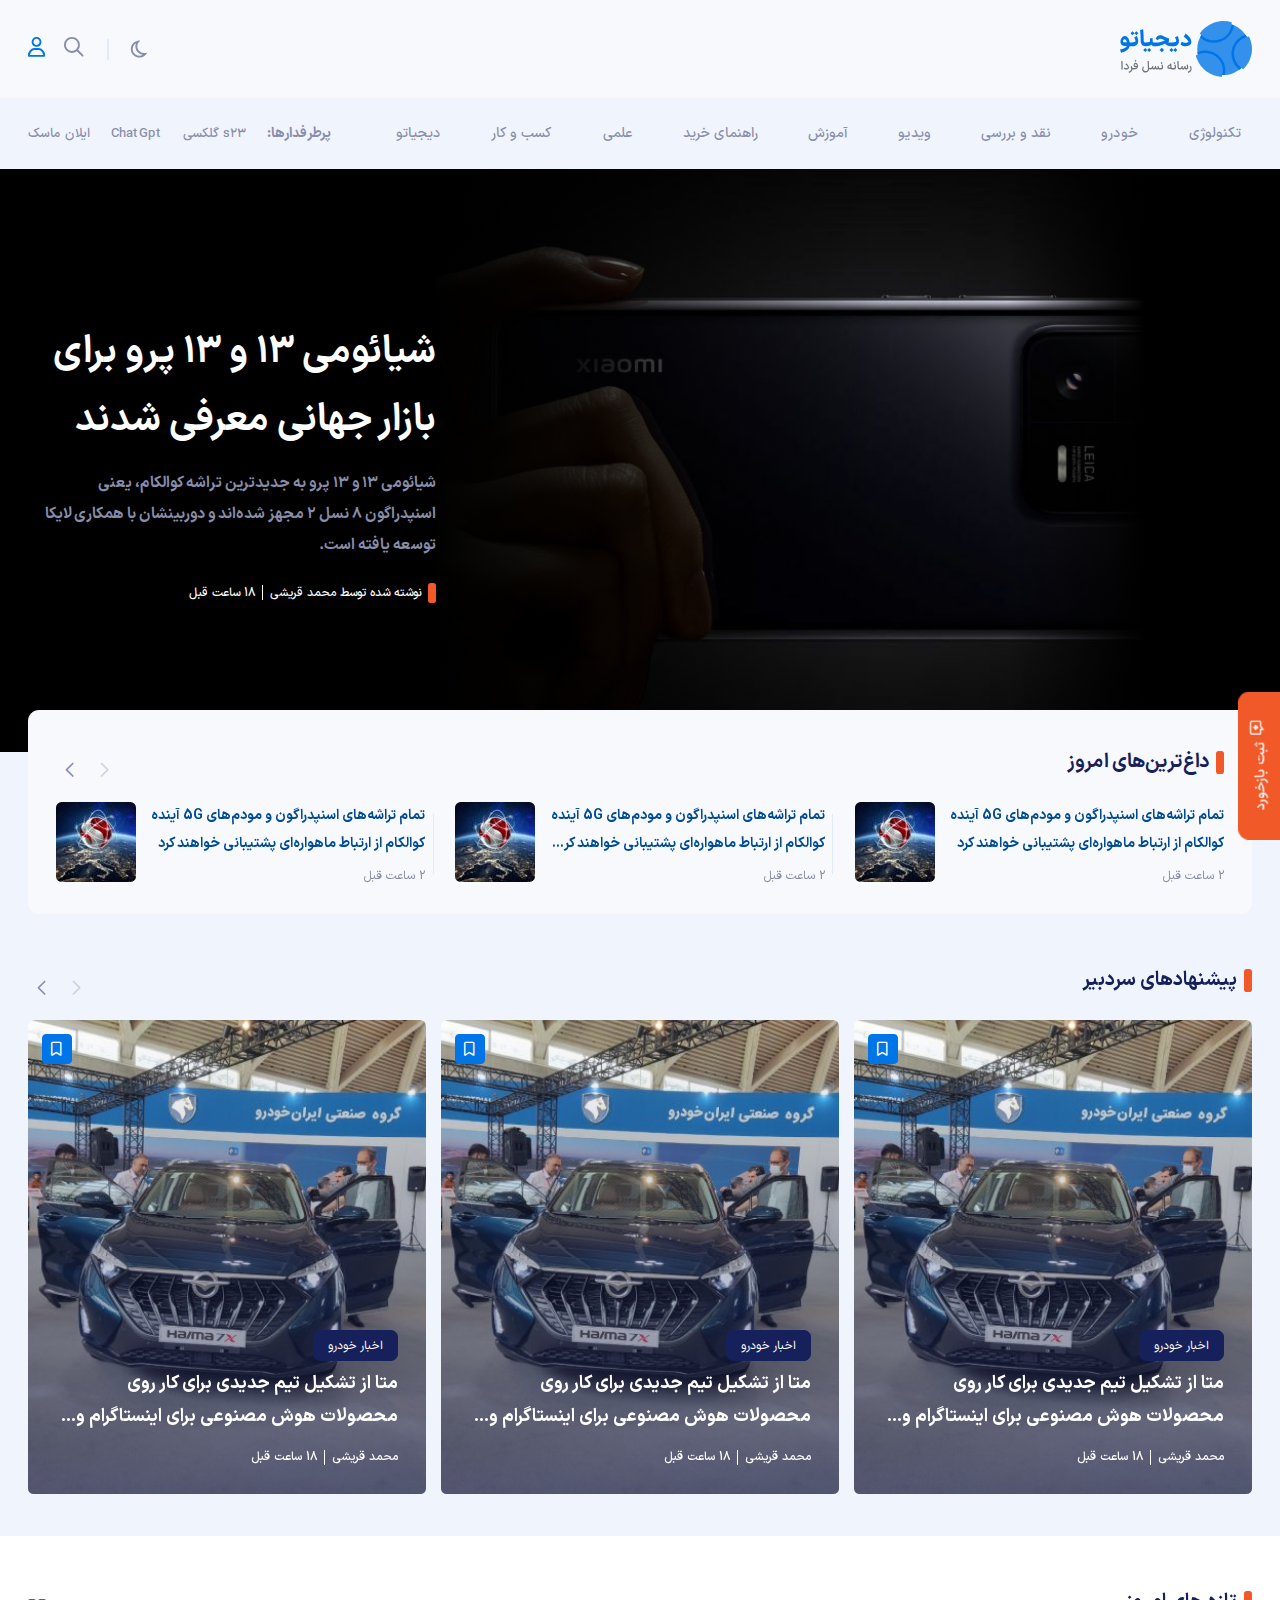
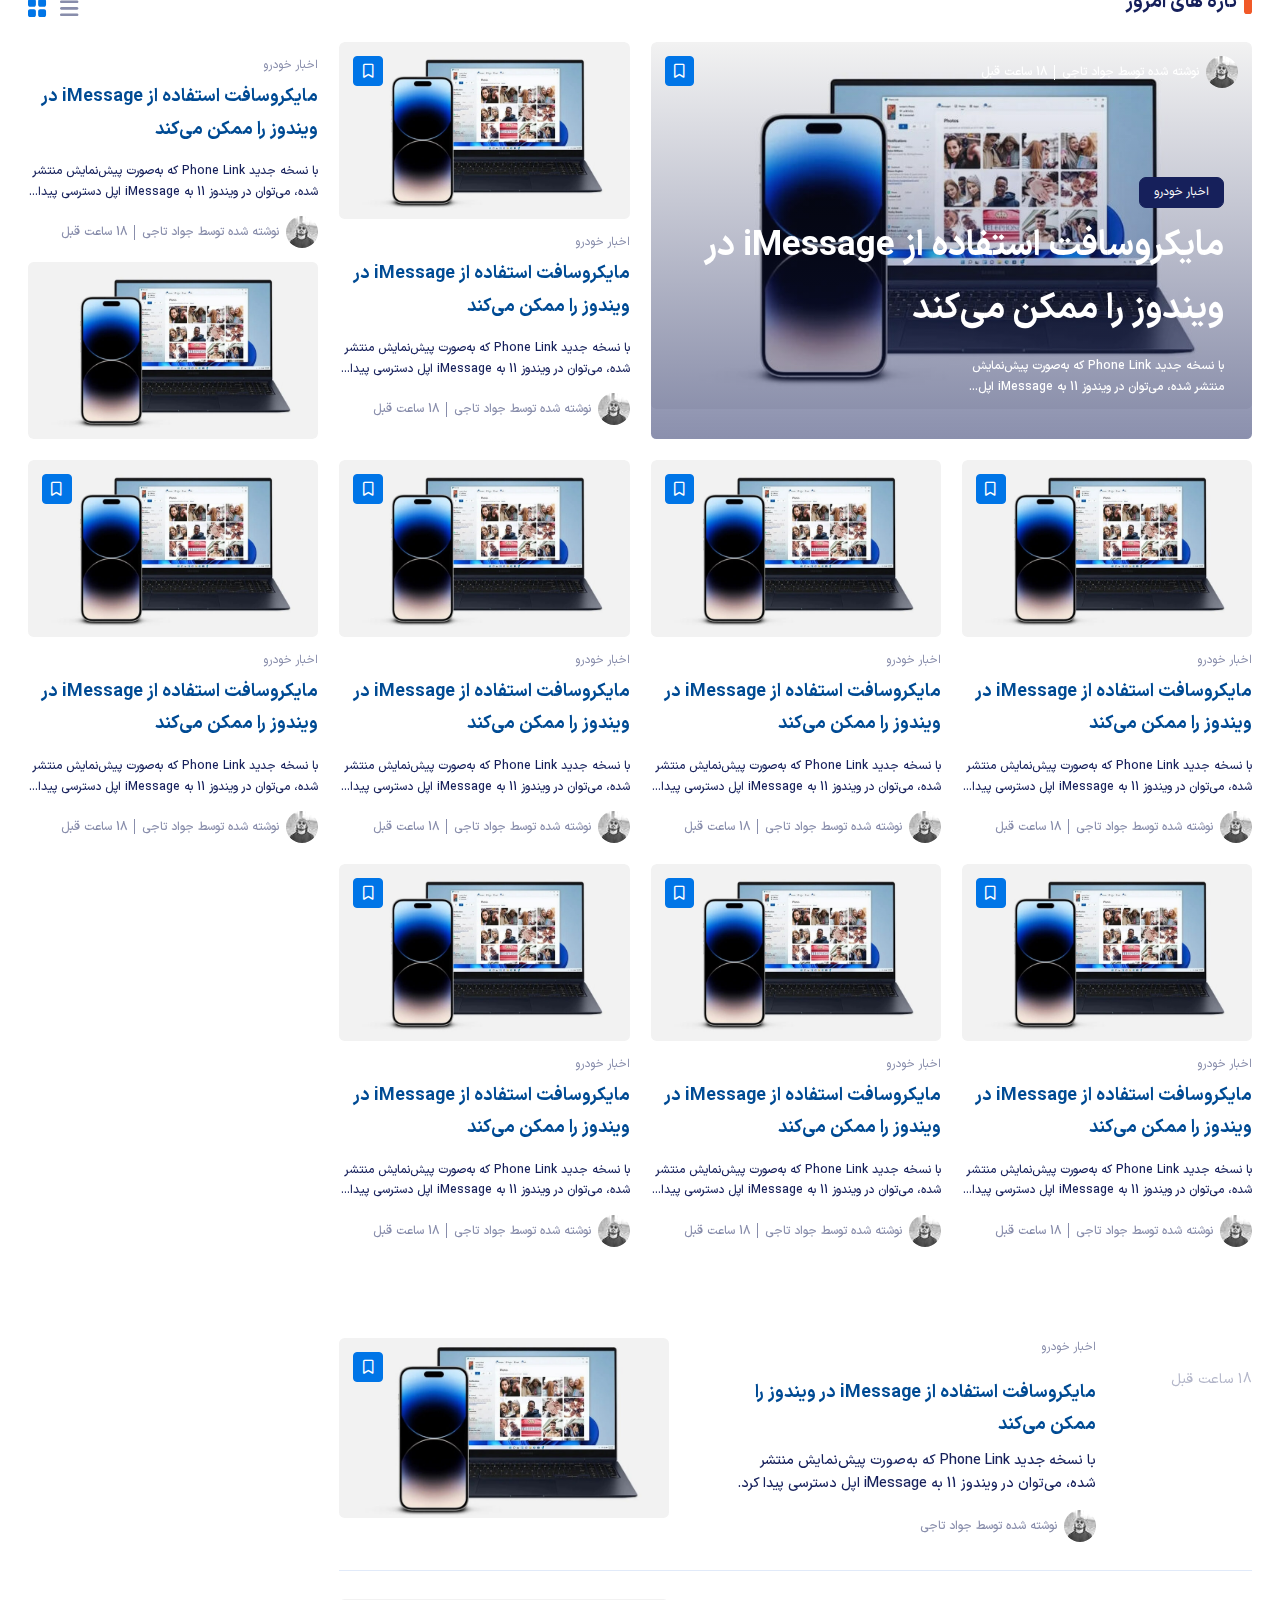
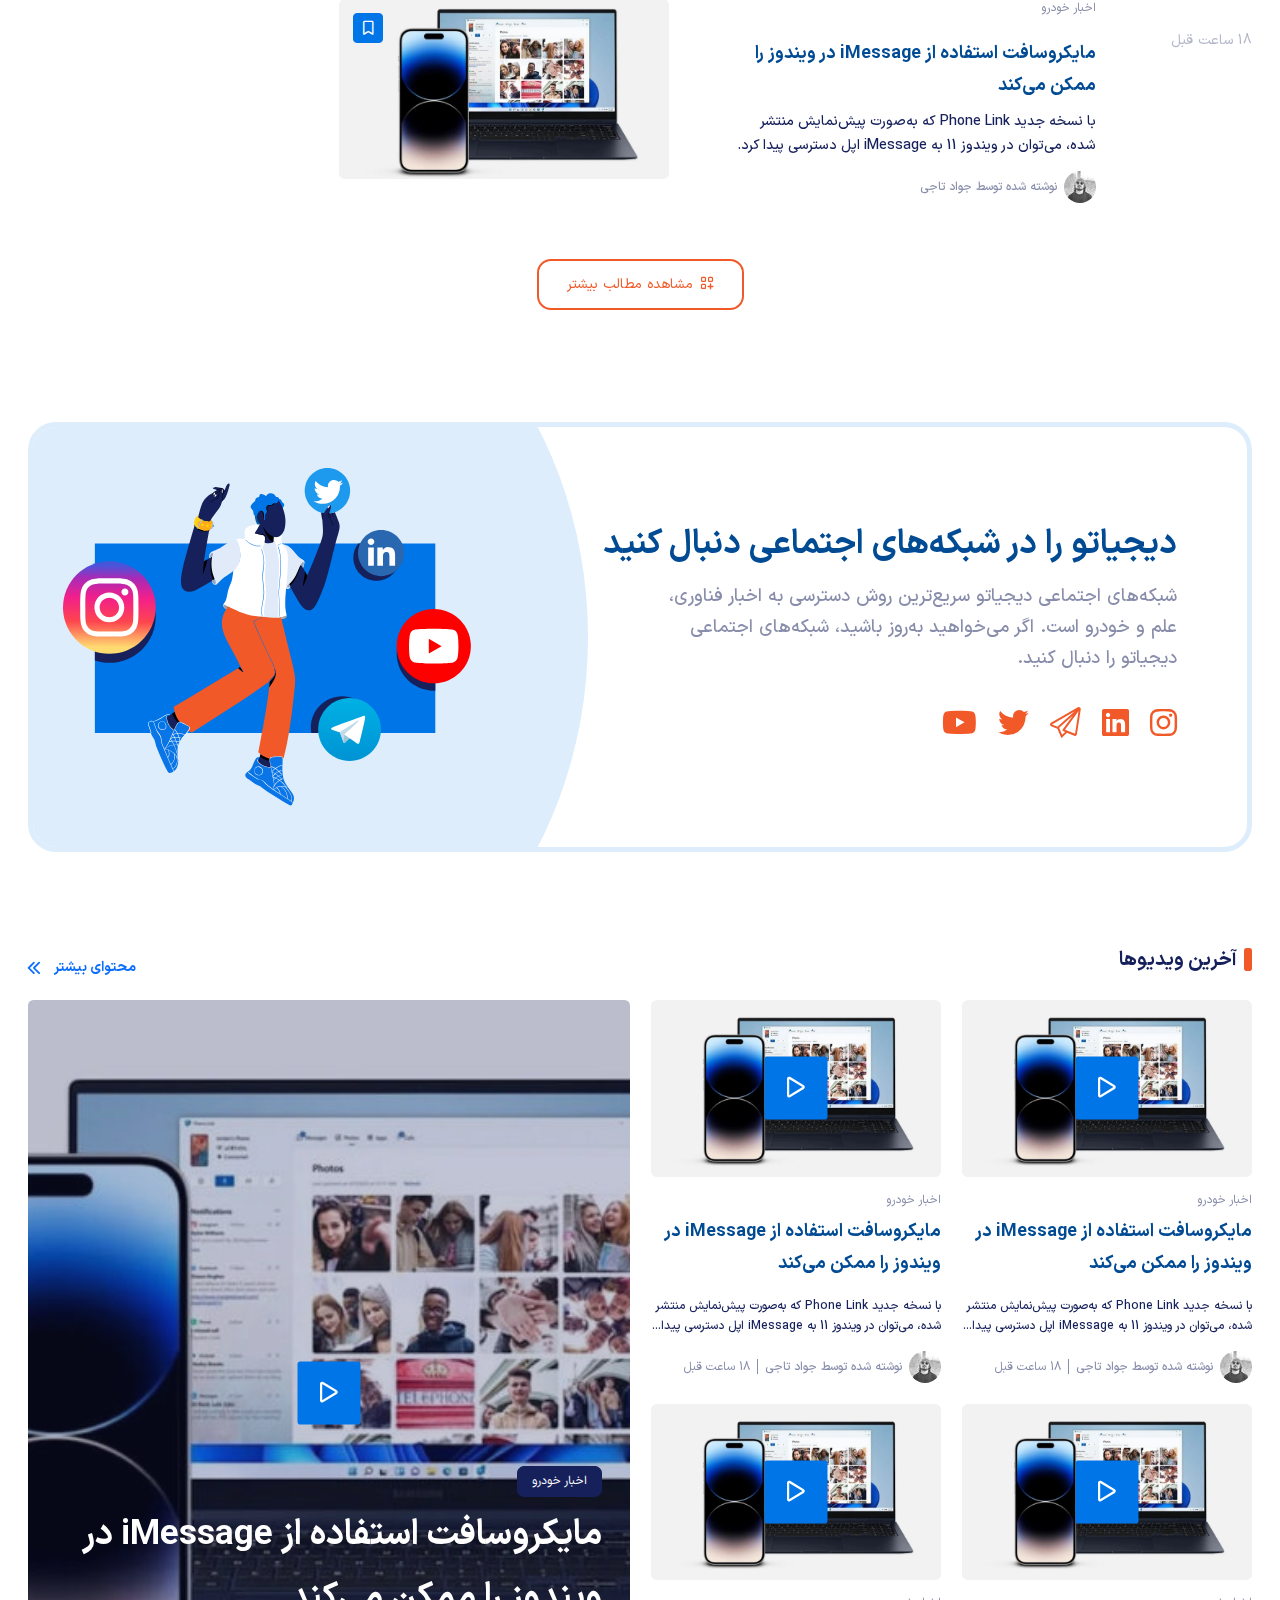
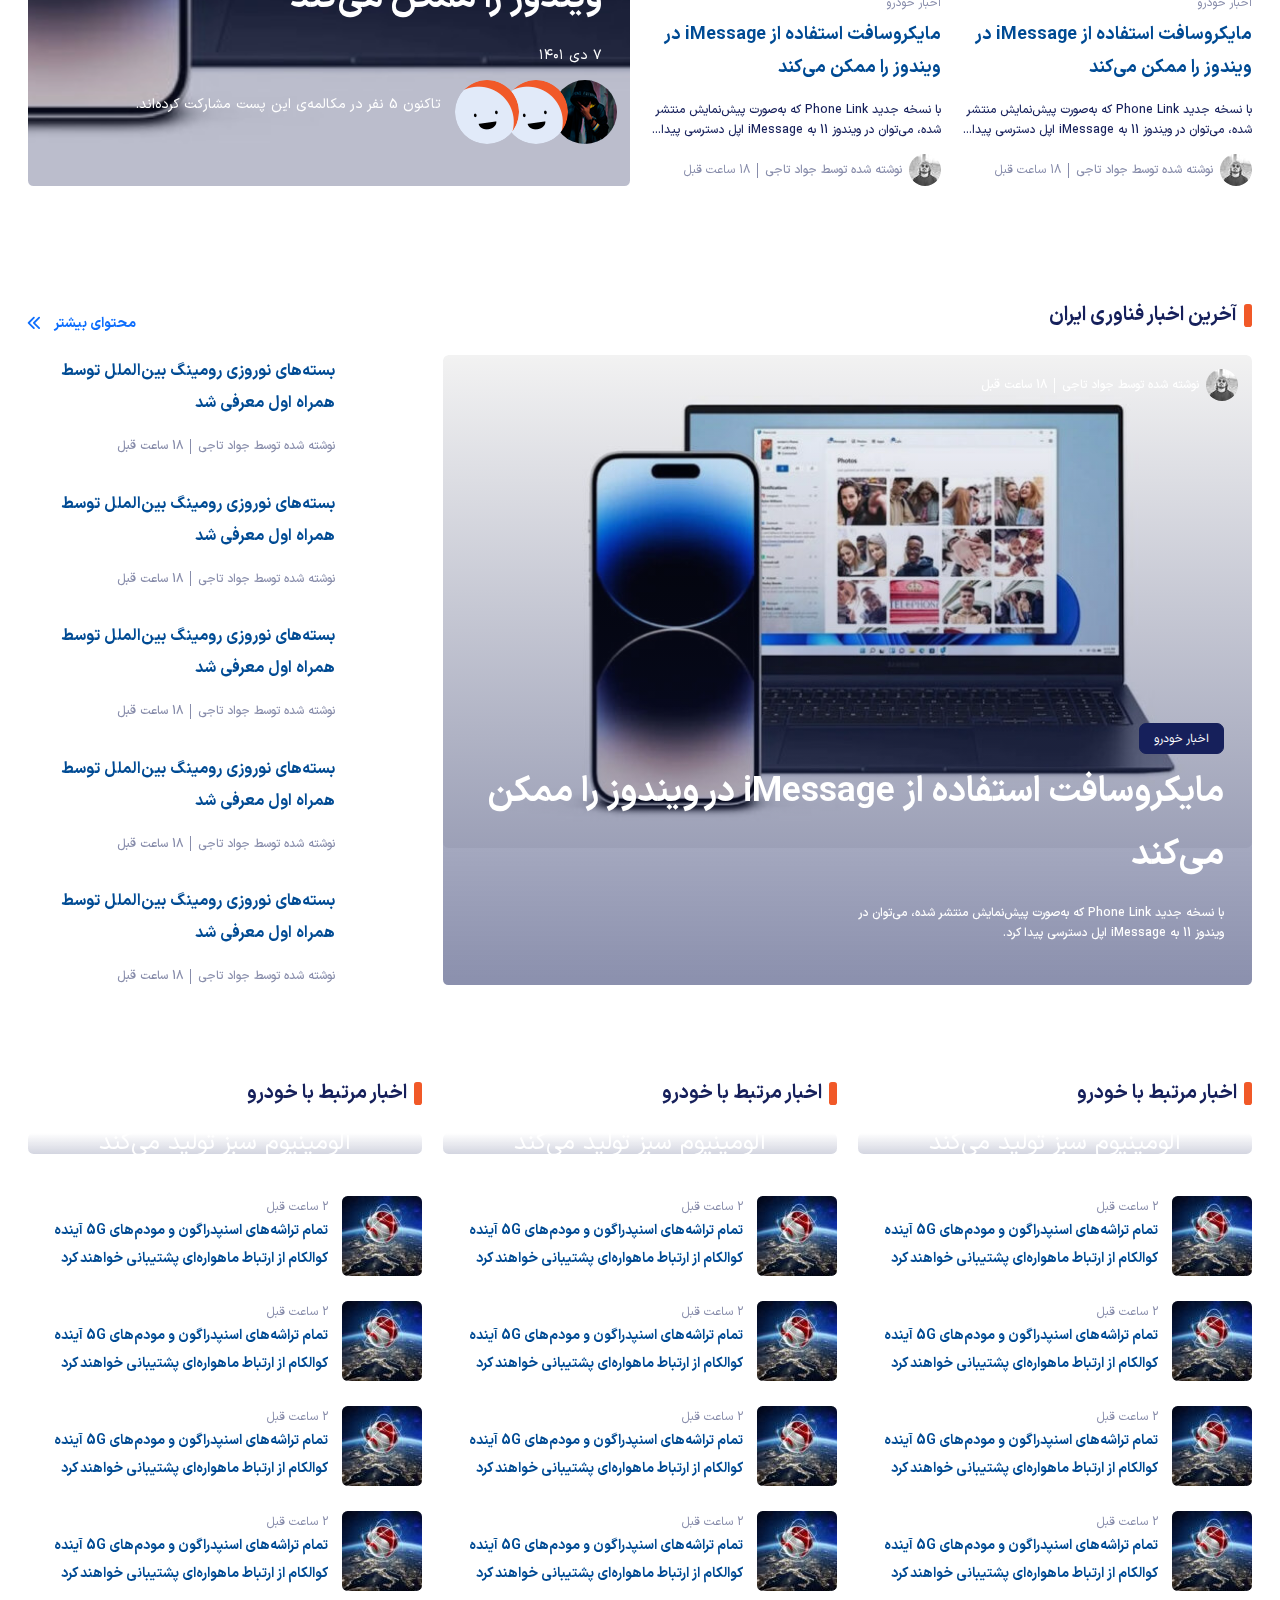
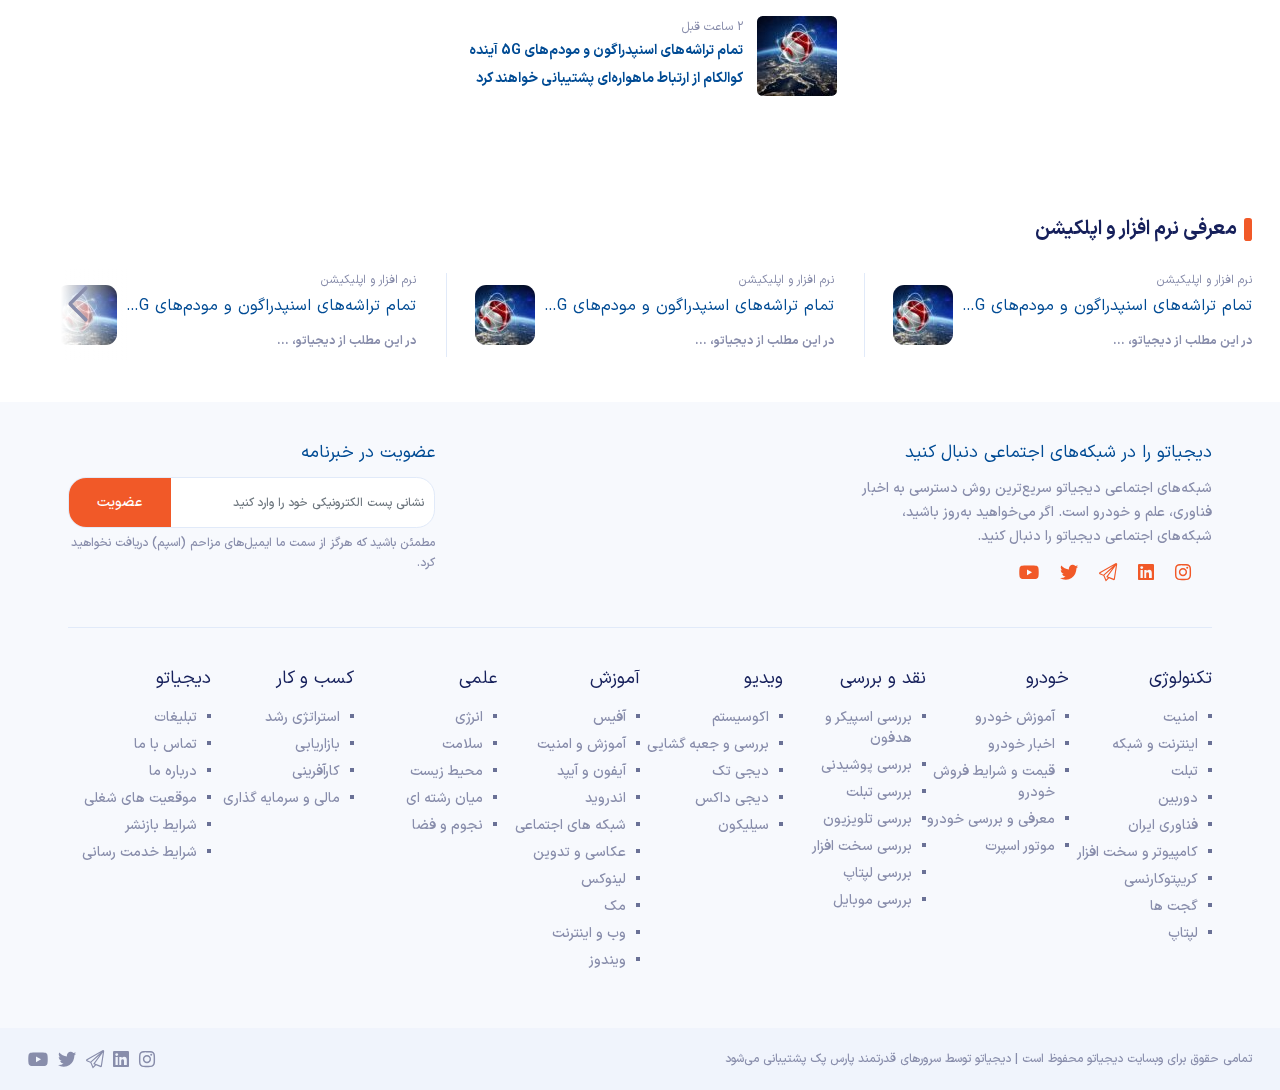
<file: index.html>
<!DOCTYPE html>
<html lang="en">

<head>
    <meta charset="UTF-8">
    <meta name="viewport" content="width=device-width, initial-scale=1">
    <title>digiato</title>
<!--    <link rel="stylesheet" href="assets/css/bootstrap.min.css">-->
        <link rel="stylesheet" href="assets/css/bootstrap.rtl.min.css">
    <link rel="stylesheet" href="assets/css/swiper-bundle.min.css">
    <link rel="stylesheet" href="assets/css/all.min.css">
    <link rel="stylesheet" href="assets/css/IranSans.css">
    <link rel="stylesheet" href="style.css">
    <link rel="stylesheet" href="rtl.css">
    <script src="assets/js/jquery-3.6.3.min.js"></script>
    <script src="assets/js/main.js"></script>
    <script src="assets/js/bootstrap.bundle.min.js"></script>
    <script src="assets/js/swiper-bundle.min.js"></script>
    <script src="assets/js/jquery.validate.min.js"></script>
</head>

<body class="px-0">
<!-- <div class="container">
<div class="row">
    <div class="col-6">
        <div class="card" aria-hidden="true">
            <svg class="bd-placeholder-img card-img-top placeholder" width="100%" height="225" xmlns="http://www.w3.org/2000/svg" role="img" aria-label="Placeholder: Thumbnail" preserveAspectRatio="xMidYMid slice" focusable="false">
                <rect width="100%" height="100%" fill="#55595c" />
                  <image href="assets/imgs/06.25-610x380.jpg" width="100%"/>
              </svg>
            <div class="card-body">
              <h5 class="card-title placeholder-glow">
                <span class="placeholder col-6"></span>
              </h5>
              <p class="card-text placeholder-glow">
                <span class="placeholder col-7">dsfdsf</span>
                <span class="placeholder col-4"></span>
                <span class="placeholder col-4"></span>
                <span class="placeholder col-6"></span>
                <span class="placeholder col-8"></span>
              </p>
              <a href="#" tabindex="-1" class="btn btn-primary disabled placeholder col-6"></a>
            </div>
          </div>
    </div>
</div>
</div> -->
<!--header-->
<header class="site-header d-lg-block d-none" id="site-header">
    <div class="container">
        <div class="row">
            <div class="col-lg-12">
                <div id="header" class="row align-items-center justify-content-between">

                    <!--logo-->
                    <div class="col-auto">
                        <div class="site-branding">
                            <a href="#" class="logo-brand">
                                <img src="assets/imgs/logo.svg" alt="لوگوی دیجیاتو" class=" logo-light logoImg">
                                <img src="assets/imgs/logo-dark.svg" alt="لوگوی دیجیاتو" class="logo-dark logoImg">

                            </a>
                        </div>
                    </div>

                    <!--head-->
                    <div class="col-auto d-md-flex d-none">
                        <div class="head d-flex align-items-center">

                            <!--heade theme-->
                            <a href="#" class="head__theme">
                                <i class="fa-regular fa-moon"></i>
                            </a>

                            <!--search area-->
                            <div class="searchArea me-2">
                                <div id="searchArea">
                                    <form action="">
                                        <div class="input-group">
                                            <input type="text" class="form-control border-0 bg-transparent"
                                                   placeholder="کلمه کلیدی مورد نظر را جستجو کنید"
                                                   aria-label="Recipient's username" aria-describedby="searchBtn">
                                            <button class="btn p-0  border-0 searchBtn" type="button" id=""><i
                                                    class="fa-regular fa-magnifying-glass"></i></button>
                                        </div>
                                    </form>
                                </div>
                            </div>

                            <!--profile-->
                            <a href="#" class="head__profile ms-3" data-bs-toggle="modal" data-bs-target="#loginModal">
                                <i class="fa-regular fa-user"></i>
                            </a>
                            <!--                            <div class="userHeaderArea ms-3">-->
                            <!--                                <a href="#" class="userHeaderArea__picture">-->
                            <!--                                    <img src="assets/imgs/user7.png" alt="" class="w-100">-->
                            <!--                                </a>-->
                            <!--                            </div>-->
                        </div>
                    </div>
                </div>
            </div>
        </div>
    </div>
</header>

<!--site navigation-->
<div class="site-navigation-wrapper">
    <nav class="site-navigation">
        <div class="container navigation">
            <div class="row d-flex align-items-center justify-content-between">
                <!--hamburger menu-->
                <div class="col-auto d-lg-none d-flex align-items-center icon-toggle">
                    <a class="btn hamburgerMenuBtn align-items-center justify-content-center py-4"
                       data-bs-toggle="offcanvas" href="#mobileMenu" role="button"
                       aria-controls="mobileMenu">
                        <i class="fa-regular fa-bars"></i>
                    </a>
                    <button type="button" class="btn-close py-4" data-bs-dismiss="offcanvas"
                            aria-label="Close" data-bs-target="#mobileMenu"><i class="fa-regular fa-xmark"></i></button>
                </div>

                <!--primary menu-->
                <div class="col-auto d-lg-block d-none">
                    <div id="primary-menu" class="primary-menu">
                        <ul class="nav">
                            <li class="dropdown">
                                <a href="#" class="hasChildren dropdown-toggle" role="button" data-bs-toggle="dropdown"
                                   aria-expanded="false">تکنولوژی</a>
                                <ul class="dropdown-menu">
                                    <li class="dropdown dropdown-submenu dropend">
                                        <a href="#" class="dropdown-toggle" data-toggle="dropdown">Action</a>
                                        <ul class="dropdown-menu">
                                            <li class="more"><a href="#">Dropdown Link 4</a></li>
                                            <li><a href="#">Dropdown Submenu Link 4.1</a></li>
                                            <li><a href="#">Dropdown Submenu Link 4.2</a></li>
                                            <li><a href="#">Dropdown Submenu Link 4.3</a></li>
                                            <li><a href="#">Dropdown Submenu Link 4.4</a></li>

                                        </ul>
                                    </li>
                                    <li><a class="dropdown-item" href="#">Another action</a></li>
                                    <li><a class="dropdown-item" href="#">Something else here</a></li>
                                </ul>
                            </li>
                            <li><a href="#">خودرو</a></li>
                            <li><a href="#">نقد و بررسی</a></li>
                            <li><a href="#">ویدیو</a></li>
                            <li><a href="#">آموزش</a></li>
                            <li><a href="#">راهنمای خرید</a></li>
                            <li><a href="#">علمی</a></li>
                            <li><a href="#">کسب و کار</a></li>
                            <li><a href="#">دیجیاتو</a></li>
                        </ul>
                    </div>
                </div>

                <!--popularArea-->
                <div class="col-auto d-lg-block d-none">
                    <div class="popularArea d-flex align-items-center">
                        <strong>پرطرفدارها:</strong>
                        <ul class="nav list-unstyled">
                            <li><a href="#"> s23 گلکسی</a></li>
                            <li><a href="#">ChatGpt</a></li>
                            <li><a href="#">ایلان ماسک</a></li>
                        </ul>
                    </div>
                </div>

                <!--responsive logo-->
                <div class="col-auto d-lg-none d-block">
                    <a href="#" class="logo-brand">
                        <img src="assets/imgs/mini-logo-en.svg" alt="لوگوی دیجیاتو" class=" logo-light mini-logo">
                        <img src="assets/imgs/mini-logo-en-dark.svg" alt="لوگوی دیجیاتو" class="logo-dark mini-logo">
                    </a>
                </div>
            </div>
        </div>
    </nav>
</div>


<!--main-->
<main class="site-main " id="site-main">
    <!--home cards-->
    <div class="swiper homeCardSwiper d-lg-block d-none">
        <div class="swiper-wrapper">
            <div class="swiper-slide">
                <div class="homeCards">
                    <div class="container">
                        <div class="row">
                            <div class="co-12">
                                <div class="homeFeaturedItem d-flex align-items-center ">
                                    <div class="card__picture col-8 h-100">
                                        <a href="#" class="">
                                            <img src="assets/imgs/Xiaomi-13-800x675.jpg" alt=""
                                                 class="attachment-single-reviews w-100 h-100" loading="lazy">
                                        </a>
                                    </div>
                                    <div class="card__overload col-4">
                                        <a href="#">
                                            <span class="card__overload--title d-block mb-3">شیائومی 13 و 13 پرو برای بازار جهانی معرفی شدند</span>
                                            <p class="card__overload--description mb-4">
                                                شیائومی 13 و 13 پرو به جدیدترین تراشه کوالکام، یعنی اسنپدراگون 8 نسل 2
                                                مجهز شده‌اند
                                                و دوربینشان با همکاری لایکا توسعه یافته است.
                                            </p>
                                        </a>
                                        <div class="card__overload--info d-flex align-items-center">
                                            <div class="card__overload--author d-flex align-items-center">
                                                <a href="#">نوشته شده توسط محمد قریشی</a>
                                            </div>
                                            <span class="card__overload--date">18 ساعت قبل</span>
                                        </div>
                                    </div>
                                </div>
                            </div>
                        </div>
                    </div>
                </div>
            </div>
            <div class="swiper-slide">
                <div class="homeCards">
                    <div class="container">
                        <div class="row">
                            <div class="co-12">
                                <div class="homeFeaturedItem d-flex align-items-center ">
                                    <div class="card__picture col-8 h-100">
                                        <a href="#" class="">
                                            <img src="assets/imgs/Xiaomi-13-800x675.jpg" alt=""
                                                 class="attachment-single-reviews w-100 h-100" loading="lazy">
                                        </a>
                                    </div>
                                    <div class="card__overload col-4">
                                        <a href="#">
                                            <span class="card__overload--title d-block mb-3">شیائومی 13 و 13 پرو برای بازار جهانی معرفی شدند</span>
                                            <p class="card__overload--description mb-4">
                                                شیائومی 13 و 13 پرو به جدیدترین تراشه کوالکام، یعنی اسنپدراگون 8 نسل 2
                                                مجهز شده‌اند
                                                و دوربینشان با همکاری لایکا توسعه یافته است.
                                            </p>
                                        </a>
                                        <div class="card__overload--info d-flex align-items-center">
                                            <div class="card__overload--author d-flex align-items-center">
                                                <a href="#">نوشته شده توسط محمد قریشی</a>
                                            </div>
                                            <span class="card__overload--date">18 ساعت قبل</span>
                                        </div>
                                    </div>
                                </div>
                            </div>
                        </div>
                    </div>
                </div>
            </div>
            <div class="swiper-slide">
                <div class="homeCards">
                    <div class="container">
                        <div class="row">
                            <div class="co-12">
                                <div class="homeFeaturedItem d-flex align-items-center ">
                                    <div class="card__picture col-8 h-100">
                                        <a href="#" class="">
                                            <img src="assets/imgs/Xiaomi-13-800x675.jpg" alt=""
                                                 class="attachment-single-reviews w-100 h-100" loading="lazy">
                                        </a>
                                    </div>
                                    <div class="card__overload col-4">
                                        <a href="#">
                                            <span class="card__overload--title d-block mb-3">شیائومی 13 و 13 پرو برای بازار جهانی معرفی شدند</span>
                                            <p class="card__overload--description mb-4">
                                                شیائومی 13 و 13 پرو به جدیدترین تراشه کوالکام، یعنی اسنپدراگون 8 نسل 2
                                                مجهز شده‌اند
                                                و دوربینشان با همکاری لایکا توسعه یافته است.
                                            </p>
                                        </a>
                                        <div class="card__overload--info d-flex align-items-center">
                                            <div class="card__overload--author d-flex align-items-center">
                                                <a href="#">نوشته شده توسط محمد قریشی</a>
                                            </div>
                                            <span class="card__overload--date">18 ساعت قبل</span>
                                        </div>
                                    </div>
                                </div>
                            </div>
                        </div>
                    </div>
                </div>
            </div>
        </div>
        <div class="swiper-pagination swiper-pagination1"></div>
    </div>

    <div class="homeCardsFooterBox ">
        <div class="container">
            <div class="row">
                <div class="col-12">
                    <div class="homeCardsFooter">
                        <div class="d-flex align-items-center justify-content-between position-relative siteTitleWrapper">
                            <h3 class="siteTitle">داغ‌ترین‌های امروز</h3>
                            <div class="d-flex align-items-center">
                                <div class="swiper-button-prev swiper-button-prev2"></div>
                                <div class="swiper-button-next swiper-button-next2"></div>
                            </div>
                        </div>

                        <div class="swiper homeCardsFooterBoxSwiper">
                            <div class="swiper-wrapper">
                                <div class="swiper-slide">
                                    <div class="swiperMiniCard miniCard d-flex justify-content-between">
                                        <div class=" miniCard__title">
                                            <a href="#">
                                                <p>
                                                    تمام تراشه‌های اسنپدراگون و مودم‌های 5G آینده کوالکام از ارتباط
                                                    ماهواره‌ای پشتیبانی خواهند کرد
                                                </p>
                                            </a>
                                            <span class="miniCard__date">2 ساعت قبل</span>
                                        </div>
                                        <div class="miniCard__picture d-flex justify-content-end">
                                            <a href="#">
                                                <img src="assets/imgs/qualcomm-snapdragon-satellite-min-80x80.jpg"
                                                     alt="ارتباط ماهواره‌ای کوالکام" loading="lazy">
                                            </a>
                                        </div>
                                    </div>
                                </div>
                                <div class="swiper-slide">
                                    <div class="swiperMiniCard miniCard d-flex justify-content-between">
                                        <div class=" miniCard__title">
                                            <a href="#">
                                                <p>
                                                    تمام تراشه‌های اسنپدراگون و مودم‌های 5G آینده کوالکام از ارتباط
                                                    ماهواره‌ای پشتیبانی خواهند کر ماهواره‌ای پشتیبانی خواهند کرد
                                                </p>
                                            </a>
                                            <span class="miniCard__date">2 ساعت قبل</span>
                                        </div>
                                        <div class="miniCard__picture d-flex justify-content-end">
                                            <a href="#">
                                                <img src="assets/imgs/qualcomm-snapdragon-satellite-min-80x80.jpg"
                                                     alt="ارتباط ماهواره‌ای کوالکام" loading="lazy">
                                            </a>
                                        </div>
                                    </div>
                                </div>
                                <div class="swiper-slide">
                                    <div class="swiperMiniCard miniCard d-flex justify-content-between">
                                        <div class=" miniCard__title">
                                            <a href="#">
                                                <p>
                                                    تمام تراشه‌های اسنپدراگون و مودم‌های 5G آینده کوالکام از ارتباط
                                                    ماهواره‌ای پشتیبانی خواهند کرد
                                                </p>
                                            </a>
                                            <span class="miniCard__date">2 ساعت قبل</span>
                                        </div>
                                        <div class="miniCard__picture d-flex justify-content-end">
                                            <a href="#">
                                                <img src="assets/imgs/qualcomm-snapdragon-satellite-min-80x80.jpg"
                                                     alt="ارتباط ماهواره‌ای کوالکام" loading="lazy">
                                            </a>
                                        </div>
                                    </div>
                                </div>
                                <div class="swiper-slide">
                                    <div class="swiperMiniCard miniCard d-flex justify-content-between">
                                        <div class=" miniCard__title">
                                            <a href="#">
                                                <p>
                                                    تمام تراشه‌های اسنپدراگون و مودم‌های 5G آینده کوالکام از ارتباط
                                                    ماهواره‌ای پشتیبانی خواهند کرد
                                                </p>
                                            </a>
                                            <span class="miniCard__date">2 ساعت قبل</span>
                                        </div>
                                        <div class="miniCard__picture d-flex justify-content-end">
                                            <a href="#">
                                                <img src="assets/imgs/qualcomm-snapdragon-satellite-min-80x80.jpg"
                                                     alt="ارتباط ماهواره‌ای کوالکام" loading="lazy">
                                            </a>
                                        </div>
                                    </div>
                                </div>
                                <div class="swiper-slide">
                                    <div class="swiperMiniCard miniCard d-flex justify-content-between">
                                        <div class=" miniCard__title">
                                            <a href="#">
                                                <p>
                                                    تمام تراشه‌های اسنپدراگون و مودم‌های 5G آینده کوالکام از ارتباط
                                                    ماهواره‌ای پشتیبانی خواهند کرد
                                                </p>
                                            </a>
                                            <span class="miniCard__date">2 ساعت قبل</span>
                                        </div>
                                        <div class="miniCard__picture d-flex justify-content-end">
                                            <a href="#">
                                                <img src="assets/imgs/qualcomm-snapdragon-satellite-min-80x80.jpg"
                                                     alt="ارتباط ماهواره‌ای کوالکام" loading="lazy">
                                            </a>
                                        </div>
                                    </div>
                                </div>
                            </div>
                        </div>
                    </div>
                </div>
            </div>
        </div>
    </div>

    <!--editors Suggestions-->
    <div class="editorsSuggestions py-lg-5 py-4 ">
        <div class="container">
            <div class="row">
                <div class="col-12">
                    <div class="d-flex align-items-center justify-content-between position-relative siteTitleWrapper">
                        <h4 class="siteTitle">پیشنهادهای سردبیر</h4>
                        <div class="d-flex align-items-center">
                            <div class="swiper-button-prev swiper-button-prev1"></div>
                            <div class="swiper-button-next swiper-button-next1"></div>
                        </div>
                    </div>
                    <!-- Swiper -->
                    <div class="swiper editorsSuggestionsSwiper">
                        <div class="swiper-wrapper">
                            <div class="swiper-slide">
                                <div class="card">
                                    <div class="card__picture">
                                        <a href="#" class="">
                                            <img src="assets/imgs/F7F7565B-77C4-44AC-9CA9-0F6AA8579373-388x462.jpeg"
                                                 alt=""
                                                 class="w-100" loading="lazy">
                                        </a>
                                        <a href="#" class="card__bookmark"><i class="fa-regular fa-bookmark"></i></a>
                                    </div>
                                    <div class="card-overload">
                                        <a href="#" class="card__overload--link"></a>
                                        <div class="card-overload--categories">
                                            <a href="#" class="card__overload--category mb-2"> اخبار خودرو</a>
                                        </div>

                                        <a href="#" class="card__overload--title">
                                            متا از تشکیل تیم جدیدی برای کار روی محصولات هوش مصنوعی برای اینستاگرام و
                                            واتس‌اپ خبر داد

                                        </a>
                                        <div class="card__overload--info d-flex align-items-center">
                                            <div class="card__overload--author d-flex align-items-center">
                                                <a href="#"> محمد قریشی</a>
                                            </div>
                                            <span class="card__overload--date">18 ساعت قبل</span>
                                        </div>
                                    </div>
                                </div>
                            </div>
                            <div class="swiper-slide">
                                <div class="card">
                                    <div class="card__picture">
                                        <a href="#" class="">
                                            <img src="assets/imgs/F7F7565B-77C4-44AC-9CA9-0F6AA8579373-388x462.jpeg"
                                                 alt=""
                                                 class="w-100" loading="lazy">
                                        </a>
                                        <a href="#" class="card__bookmark"><i class="fa-regular fa-bookmark"></i></a>
                                    </div>
                                    <div class="card-overload">
                                        <a href="#" class="card__overload--link"></a>
                                        <div class="card-overload--categories">
                                            <a href="#" class="card__overload--category mb-2"> اخبار خودرو</a>
                                        </div>

                                        <a href="#" class="card__overload--title">
                                            متا از تشکیل تیم جدیدی برای کار روی محصولات هوش مصنوعی برای اینستاگرام و
                                            واتس‌اپ خبر داد

                                        </a>
                                        <div class="card__overload--info d-flex align-items-center">
                                            <div class="card__overload--author d-flex align-items-center">
                                                <a href="#"> محمد قریشی</a>
                                            </div>
                                            <span class="card__overload--date">18 ساعت قبل</span>
                                        </div>
                                    </div>
                                </div>
                            </div>
                            <div class="swiper-slide">
                                <div class="card">
                                    <div class="card__picture">
                                        <a href="#" class="">
                                            <img src="assets/imgs/F7F7565B-77C4-44AC-9CA9-0F6AA8579373-388x462.jpeg"
                                                 alt=""
                                                 class="w-100" loading="lazy">
                                        </a>
                                        <a href="#" class="card__bookmark"><i class="fa-regular fa-bookmark"></i></a>
                                    </div>
                                    <div class="card-overload">
                                        <a href="#" class="card__overload--link"></a>
                                        <div class="card-overload--categories">
                                            <a href="#" class="card__overload--category mb-2"> اخبار خودرو</a>
                                        </div>

                                        <a href="#" class="card__overload--title">
                                            متا از تشکیل تیم جدیدی برای کار روی محصولات هوش مصنوعی برای اینستاگرام و
                                            واتس‌اپ خبر داد

                                        </a>
                                        <div class="card__overload--info d-flex align-items-center">
                                            <div class="card__overload--author d-flex align-items-center">
                                                <a href="#"> محمد قریشی</a>
                                            </div>
                                            <span class="card__overload--date">18 ساعت قبل</span>
                                        </div>
                                    </div>
                                </div>
                            </div>
                            <div class="swiper-slide">
                                <div class="card">
                                    <div class="card__picture">
                                        <a href="#" class="">
                                            <img src="assets/imgs/F7F7565B-77C4-44AC-9CA9-0F6AA8579373-388x462.jpeg"
                                                 alt=""
                                                 class="w-100" loading="lazy">
                                        </a>
                                        <a href="#" class="card__bookmark"><i class="fa-regular fa-bookmark"></i></a>
                                    </div>
                                    <div class="card-overload">
                                        <a href="#" class="card__overload--link"></a>
                                        <div class="card-overload--categories">
                                            <a href="#" class="card__overload--category mb-2"> اخبار خودرو</a>
                                        </div>

                                        <a href="#" class="card__overload--title">
                                            متا از تشکیل تیم جدیدی برای کار روی محصولات هوش مصنوعی برای اینستاگرام و
                                            واتس‌اپ خبر داد

                                        </a>
                                        <div class="card__overload--info d-flex align-items-center">
                                            <div class="card__overload--author d-flex align-items-center">
                                                <a href="#"> محمد قریشی</a>
                                            </div>
                                            <span class="card__overload--date">18 ساعت قبل</span>
                                        </div>
                                    </div>
                                </div>
                            </div>
                            <div class="swiper-slide">
                                <div class="card">
                                    <div class="card__picture">
                                        <a href="#" class="">
                                            <img src="assets/imgs/F7F7565B-77C4-44AC-9CA9-0F6AA8579373-388x462.jpeg"
                                                 alt=""
                                                 class="w-100" loading="lazy">
                                        </a>
                                        <a href="#" class="card__bookmark"><i class="fa-regular fa-bookmark"></i></a>
                                    </div>
                                    <div class="card-overload">
                                        <a href="#" class="card__overload--link"></a>
                                        <div class="card-overload--categories">
                                            <a href="#" class="card__overload--category mb-2"> اخبار خودرو</a>
                                        </div>

                                        <a href="#" class="card__overload--title">
                                            متا از تشکیل تیم جدیدی برای کار روی محصولات هوش مصنوعی برای اینستاگرام و
                                            واتس‌اپ خبر داد

                                        </a>
                                        <div class="card__overload--info d-flex align-items-center">
                                            <div class="card__overload--author d-flex align-items-center">
                                                <a href="#"> محمد قریشی</a>
                                            </div>
                                            <span class="card__overload--date">18 ساعت قبل</span>
                                        </div>
                                    </div>
                                </div>
                            </div>
                        </div>

                    </div>

                </div>
            </div>
        </div>
    </div>

    <!--today News-->
    <div class="todayNews py-lg-5 py-2">
        <div class="container">
            <div class="row">
                <div class="col-12">
                    <div class="todayNews__head">
                        <div class="d-flex align-items-center justify-content-between position-relative siteTitleWrapper">
                            <h2 class="siteTitle">تازه های امروز</h2>
                            <div class="d-flex align-items-center">
                                <a href="#"> <i class="fa-regular fa-bars me-3"></i></a>
                                <a href="#" class="active"><i class="fa-regular fa-grid-2"></i></a>
                            </div>
                        </div>
                    </div>
                    <div id="todayNews">
                        <div class="row">
                            <div class="col-xl-6 col-lg-8 col-12 mb-lg-4 mb-3">
                                <div class="card card--full homeTodayItem">
                                    <div class="card__picture">
                                        <a href="#">
                                            <img src="assets/imgs/iPhone-Windows-11-791x482.jpg" alt="" class="w-100"
                                                 loading="lazy">
                                            <a href="#" class="card__bookmark"><i
                                                    class="fa-regular fa-bookmark"></i></a>
                                        </a>
                                    </div>
                                    <div class="card-overload">
                                        <a href="#" class="card__overload--link"></a>
                                        <div class="card-overload--categories">
                                            <a href="#" class="card__overload--category mb-2"> اخبار خودرو</a>
                                        </div>

                                        <a href="#" class="card__overload--title">
                                            مایکروسافت استفاده از iMessage در ویندوز را ممکن می‌کند
                                        </a>
                                        <p class="card__overload--description">
                                            با نسخه جدید Phone Link که به‌صورت پیش‌نمایش منتشر شده، می‌توان در ویندوز 11
                                            به iMessage اپل دسترسی پیدا کرد.
                                        </p>
                                        <div class="card__overload--info d-flex align-items-center">
                                            <a href="#" class="card__overload--img me-2">
                                                <img src="assets/imgs/224206-32x32.jpg" alt="" class="w-100"
                                                     loading="lazy">
                                            </a>
                                            <div class="card__overload--author d-flex align-items-center">
                                                <a href="#"> نوشته شده توسط جواد تاجی</a>
                                            </div>
                                            <span class="card__overload--date">18 ساعت قبل</span>
                                        </div>
                                    </div>

                                </div>
                            </div>
                            <div class="col-xl-3 col-lg-4 col-md-6 col-12 mb-lg-4 mb-3 cardWrapper">
                                <div class="card  homeTodayItem">
                                    <div class="card__picture">
                                        <a href="#" class="">
                                            <img src="assets/imgs/iPhone-Windows-11-791x482.jpg" alt="" loading="lazy">
                                        </a>
                                        <a href="#" class="card__bookmark"><i class="fa-regular fa-bookmark"></i></a>
                                    </div>
                                    <div class="card-overload">
                                        <a href="#" class="card__overload--link"></a>
                                        <div class="card-overload--categories">
                                            <a href="#" class="card__overload--category mb-2"> اخبار خودرو</a>
                                        </div>

                                        <a href="#" class="card__overload--title">
                                            مایکروسافت استفاده از iMessage در ویندوز را ممکن می‌کند
                                        </a>
                                        <p class="card__overload--description">
                                            با نسخه جدید Phone Link که به‌صورت پیش‌نمایش منتشر شده، می‌توان در ویندوز 11
                                            به iMessage اپل دسترسی پیدا کرد.
                                        </p>
                                        <div class="card__overload--info d-flex align-items-center">
                                            <a href="#" class="card__overload--img me-2">
                                                <img src="assets/imgs/224206-32x32.jpg" alt="" class="w-100"
                                                     loading="lazy">
                                            </a>
                                            <div class="card__overload--author d-flex align-items-center">
                                                <a href="#"> نوشته شده توسط جواد تاجی</a>
                                            </div>
                                            <span class="card__overload--date">18 ساعت قبل</span>
                                        </div>
                                    </div>

                                </div>
                            </div>
                            <div class="col-xl-3 col-lg-4 col-md-6 col-12 mb-lg-4 mb-3 cardWrapper">
                                <div class="card  homeTodayItem col-reverse">
                                    <a href="#" class="card__picture">
                                        <img src="assets/imgs/iPhone-Windows-11-791x482.jpg" alt="" loading="lazy">
                                    </a>
                                    <div class="card-overload">
                                        <a href="#" class="card__overload--link"></a>
                                        <div class="card-overload--categories">
                                            <a href="#" class="card__overload--category mb-2"> اخبار خودرو</a>
                                        </div>

                                        <a href="#" class="card__overload--title">
                                            مایکروسافت استفاده از iMessage در ویندوز را ممکن می‌کند
                                        </a>
                                        <p class="card__overload--description">
                                            با نسخه جدید Phone Link که به‌صورت پیش‌نمایش منتشر شده، می‌توان در ویندوز 11
                                            به iMessage اپل دسترسی پیدا کرد.
                                        </p>
                                        <div class="card__overload--info d-flex align-items-center">
                                            <a href="#" class="card__overload--img me-2">
                                                <img src="assets/imgs/224206-32x32.jpg" alt="" class="w-100"
                                                     loading="lazy">
                                            </a>
                                            <div class="card__overload--author d-flex align-items-center">
                                                <a href="#"> نوشته شده توسط جواد تاجی</a>
                                            </div>
                                            <span class="card__overload--date">18 ساعت قبل</span>
                                        </div>
                                    </div>

                                </div>
                            </div>
                            <div class="col-xl-3 col-lg-4 col-md-6 col-12 mb-lg-4 mb-3 cardWrapper">
                                <div class="card  homeTodayItem">
                                    <div class="card__picture">
                                        <a href="#">
                                            <img src="assets/imgs/iPhone-Windows-11-791x482.jpg" alt="" loading="lazy">
                                        </a>
                                        <a href="#" class="card__bookmark"><i class="fa-regular fa-bookmark"></i></a>
                                    </div>
                                    <div class="card-overload">
                                        <a href="#" class="card__overload--link"></a>
                                        <div class="card-overload--categories">
                                            <a href="#" class="card__overload--category mb-2"> اخبار خودرو</a>
                                        </div>

                                        <a href="#" class="card__overload--title">
                                            مایکروسافت استفاده از iMessage در ویندوز را ممکن می‌کند
                                        </a>
                                        <p class="card__overload--description">
                                            با نسخه جدید Phone Link که به‌صورت پیش‌نمایش منتشر شده، می‌توان در ویندوز 11
                                            به iMessage اپل دسترسی پیدا کرد.
                                        </p>
                                        <div class="card__overload--info d-flex align-items-center">
                                            <a href="#" class="card__overload--img me-2">
                                                <img src="assets/imgs/224206-32x32.jpg" alt="" class="w-100"
                                                     loading="lazy">
                                            </a>
                                            <div class="card__overload--author d-flex align-items-center">
                                                <a href="#"> نوشته شده توسط جواد تاجی</a>
                                            </div>
                                            <span class="card__overload--date">18 ساعت قبل</span>
                                        </div>
                                    </div>

                                </div>
                            </div>
                            <div class="col-xl-3 col-lg-4 col-md-6 col-12 mb-lg-4 mb-3 cardWrapper">
                                <div class="card  homeTodayItem">
                                    <div class="card__picture">
                                        <a href="#" class="">
                                            <img src="assets/imgs/iPhone-Windows-11-791x482.jpg" alt="" loading="lazy">
                                        </a>
                                        <a href="#" class="card__bookmark"><i class="fa-regular fa-bookmark"></i></a>
                                    </div>
                                    <div class="card-overload">
                                        <a href="#" class="card__overload--link"></a>
                                        <div class="card-overload--categories">
                                            <a href="#" class="card__overload--category mb-2"> اخبار خودرو</a>
                                        </div>

                                        <a href="#" class="card__overload--title">
                                            مایکروسافت استفاده از iMessage در ویندوز را ممکن می‌کند
                                        </a>
                                        <p class="card__overload--description">
                                            با نسخه جدید Phone Link که به‌صورت پیش‌نمایش منتشر شده، می‌توان در ویندوز 11
                                            به iMessage اپل دسترسی پیدا کرد.
                                        </p>
                                        <div class="card__overload--info d-flex align-items-center">
                                            <a href="#" class="card__overload--img me-2">
                                                <img src="assets/imgs/224206-32x32.jpg" alt="" class="w-100"
                                                     loading="lazy">
                                            </a>
                                            <div class="card__overload--author d-flex align-items-center">
                                                <a href="#"> نوشته شده توسط جواد تاجی</a>
                                            </div>
                                            <span class="card__overload--date">18 ساعت قبل</span>
                                        </div>
                                    </div>

                                </div>
                            </div>
                            <div class="col-xl-3 col-lg-4 col-md-6 col-12 mb-lg-4 mb-3 cardWrapper">
                                <div class="card  homeTodayItem">
                                    <div class="card__picture">
                                        <a href="#">
                                            <img src="assets/imgs/iPhone-Windows-11-791x482.jpg" alt="" loading="lazy">
                                        </a>
                                        <a href="#" class="card__bookmark"><i class="fa-regular fa-bookmark"></i></a>
                                    </div>
                                    <div class="card-overload">
                                        <a href="#" class="card__overload--link"></a>
                                        <div class="card-overload--categories">
                                            <a href="#" class="card__overload--category mb-2"> اخبار خودرو</a>
                                        </div>

                                        <a href="#" class="card__overload--title">
                                            مایکروسافت استفاده از iMessage در ویندوز را ممکن می‌کند
                                        </a>
                                        <p class="card__overload--description">
                                            با نسخه جدید Phone Link که به‌صورت پیش‌نمایش منتشر شده، می‌توان در ویندوز 11
                                            به iMessage اپل دسترسی پیدا کرد.
                                        </p>
                                        <div class="card__overload--info d-flex align-items-center">
                                            <a href="#" class="card__overload--img me-2">
                                                <img src="assets/imgs/224206-32x32.jpg" alt="" class="w-100"
                                                     loading="lazy">
                                            </a>
                                            <div class="card__overload--author d-flex align-items-center">
                                                <a href="#"> نوشته شده توسط جواد تاجی</a>
                                            </div>
                                            <span class="card__overload--date">18 ساعت قبل</span>
                                        </div>
                                    </div>

                                </div>
                            </div>
                            <div class="col-xl-3 col-lg-4 col-md-6 col-12 mb-lg-4 mb-3 cardWrapper">
                                <div class="card  homeTodayItem">
                                    <div class="card__picture">
                                        <a href="#">
                                            <img src="assets/imgs/iPhone-Windows-11-791x482.jpg" alt="" loading="lazy">
                                        </a>
                                        <a href="#" class="card__bookmark"><i class="fa-regular fa-bookmark"></i></a>
                                    </div>
                                    <div class="card-overload">
                                        <a href="#" class="card__overload--link"></a>
                                        <div class="card-overload--categories">
                                            <a href="#" class="card__overload--category mb-2"> اخبار خودرو</a>
                                        </div>

                                        <a href="#" class="card__overload--title">
                                            مایکروسافت استفاده از iMessage در ویندوز را ممکن می‌کند
                                        </a>
                                        <p class="card__overload--description">
                                            با نسخه جدید Phone Link که به‌صورت پیش‌نمایش منتشر شده، می‌توان در ویندوز 11
                                            به iMessage اپل دسترسی پیدا کرد.
                                        </p>
                                        <div class="card__overload--info d-flex align-items-center">
                                            <a href="#" class="card__overload--img me-2">
                                                <img src="assets/imgs/224206-32x32.jpg" alt="" class="w-100"
                                                     loading="lazy">
                                            </a>
                                            <div class="card__overload--author d-flex align-items-center">
                                                <a href="#"> نوشته شده توسط جواد تاجی</a>
                                            </div>
                                            <span class="card__overload--date">18 ساعت قبل</span>
                                        </div>
                                    </div>

                                </div>
                            </div>
                            <div class="col-xl-3 col-lg-4 col-md-6 col-12 mb-lg-4 mb-3 cardWrapper">
                                <div class="card  homeTodayItem">
                                    <div class="card__picture">
                                        <a href="#" class="">
                                            <img src="assets/imgs/iPhone-Windows-11-791x482.jpg" alt="" loading="lazy">
                                        </a>
                                        <a href="#" class="card__bookmark"><i class="fa-regular fa-bookmark"></i></a>
                                    </div>
                                    <div class="card-overload">
                                        <a href="#" class="card__overload--link"></a>
                                        <div class="card-overload--categories">
                                            <a href="#" class="card__overload--category mb-2"> اخبار خودرو</a>
                                        </div>

                                        <a href="#" class="card__overload--title">
                                            مایکروسافت استفاده از iMessage در ویندوز را ممکن می‌کند
                                        </a>
                                        <p class="card__overload--description">
                                            با نسخه جدید Phone Link که به‌صورت پیش‌نمایش منتشر شده، می‌توان در ویندوز 11
                                            به iMessage اپل دسترسی پیدا کرد.
                                        </p>
                                        <div class="card__overload--info d-flex align-items-center">
                                            <a href="#" class="card__overload--img me-2">
                                                <img src="assets/imgs/224206-32x32.jpg" alt="" class="w-100"
                                                     loading="lazy">
                                            </a>
                                            <div class="card__overload--author d-flex align-items-center">
                                                <a href="#"> نوشته شده توسط جواد تاجی</a>
                                            </div>
                                            <span class="card__overload--date">18 ساعت قبل</span>
                                        </div>
                                    </div>

                                </div>
                            </div>
                            <div class="col-xl-3 col-lg-4 col-md-6 col-12 mb-lg-4 mb-3 cardWrapper">
                                <div class="card  homeTodayItem">
                                    <div class="card__picture">
                                        <a href="#">
                                            <img src="assets/imgs/iPhone-Windows-11-791x482.jpg" alt="" loading="lazy">
                                        </a>
                                        <a href="#" class="card__bookmark"><i class="fa-regular fa-bookmark"></i></a>
                                    </div>
                                    <div class="card-overload">
                                        <a href="#" class="card__overload--link"></a>
                                        <div class="card-overload--categories">
                                            <a href="#" class="card__overload--category mb-2"> اخبار خودرو</a>
                                        </div>

                                        <a href="#" class="card__overload--title">
                                            مایکروسافت استفاده از iMessage در ویندوز را ممکن می‌کند
                                        </a>
                                        <p class="card__overload--description">
                                            با نسخه جدید Phone Link که به‌صورت پیش‌نمایش منتشر شده، می‌توان در ویندوز 11
                                            به iMessage اپل دسترسی پیدا کرد.
                                        </p>
                                        <div class="card__overload--info d-flex align-items-center">
                                            <a href="#" class="card__overload--img me-2">
                                                <img src="assets/imgs/224206-32x32.jpg" alt="" class="w-100"
                                                     loading="lazy">
                                            </a>
                                            <div class="card__overload--author d-flex align-items-center">
                                                <a href="#"> نوشته شده توسط جواد تاجی</a>
                                            </div>
                                            <span class="card__overload--date">18 ساعت قبل</span>
                                        </div>
                                    </div>

                                </div>
                            </div>
                            <div class="col-xl-3 col-lg-4 col-md-6 col-12 mb-lg-4 mb-3 cardWrapper">
                                <div class="card  homeTodayItem">
                                    <div class="card__picture">
                                        <a href="#">
                                            <img src="assets/imgs/iPhone-Windows-11-791x482.jpg" alt="" loading="lazy">
                                        </a>
                                        <a href="#" class="card__bookmark"><i class="fa-regular fa-bookmark"></i></a>
                                    </div>
                                    <div class="card-overload">
                                        <a href="#" class="card__overload--link"></a>
                                        <div class="card-overload--categories">
                                            <a href="#" class="card__overload--category mb-2"> اخبار خودرو</a>
                                        </div>

                                        <a href="#" class="card__overload--title">
                                            مایکروسافت استفاده از iMessage در ویندوز را ممکن می‌کند
                                        </a>
                                        <p class="card__overload--description">
                                            با نسخه جدید Phone Link که به‌صورت پیش‌نمایش منتشر شده، می‌توان در ویندوز 11
                                            به iMessage اپل دسترسی پیدا کرد.
                                        </p>
                                        <div class="card__overload--info d-flex align-items-center">
                                            <a href="#" class="card__overload--img me-2">
                                                <img src="assets/imgs/224206-32x32.jpg" alt="" class="w-100"
                                                     loading="lazy">
                                            </a>
                                            <div class="card__overload--author d-flex align-items-center">
                                                <a href="#"> نوشته شده توسط جواد تاجی</a>
                                            </div>
                                            <span class="card__overload--date">18 ساعت قبل</span>
                                        </div>
                                    </div>

                                </div>
                            </div>
                        </div>
                        <div class="row mt-5 rowCards">
                            <div class="col-lg-9 col-12">
                                <div class="card rowCard homeTodayItem">
                                    <div class="row">
                                        <div class="col-2 d-md-block d-none">
                                            <span class="card-date">18 ساعت قبل</span>
                                        </div>
                                        <div class="col-xxl-6 col-xl-5 col-lg-7 col-md-7 col-9">
                                            <div class="card-overload pt-0">
                                                <a href="#" class="card__overload--link"></a>
                                                <div class="card-overload--categories mb-3">
                                                    <a href="#" class="card__overload--category mb-2"> اخبار
                                                        خودرو</a>
                                                </div>

                                                <a href="#" class="card__overload--title">
                                                    مایکروسافت استفاده از iMessage در ویندوز را ممکن می‌کند
                                                </a>
                                                <p class="card__overload--description">
                                                    با نسخه جدید Phone Link که به‌صورت پیش‌نمایش منتشر شده،
                                                    می‌توان در
                                                    ویندوز 11
                                                    به iMessage اپل دسترسی پیدا کرد.
                                                </p>
                                                <div class="card__overload--info d-flex align-items-center">
                                                    <a href="#" class="card__overload--img me-2">
                                                        <img src="assets/imgs/224206-32x32.jpg" alt=""
                                                             class="w-100" loading="lazy">
                                                    </a>
                                                    <div class="card__overload--author d-flex align-items-center">
                                                        <a href="#"> نوشته شده توسط جواد تاجی</a>

                                                    </div>
                                                    <span class="card__overload--date d-md-none d-block">18 ساعت قبل</span>
                                                </div>
                                            </div>
                                        </div>
                                        <div class="col-sm-auto col-3 ms-auto">
                                            <div class="card__picture d-block">
                                                <a href="#" class="">
                                                    <img src="assets/imgs/iPhone-Windows-11-791x482.jpg" alt=""
                                                         class="w-100 h-100" loading="lazy">
                                                </a>
                                                <a href="#" class="card__bookmark"><i
                                                        class="fa-regular fa-bookmark"></i></a>

                                            </div>
                                        </div>
                                    </div>
                                </div>
                                <div class="card rowCard homeTodayItem">
                                    <div class="row">
                                        <div class="col-2 d-md-block d-none">
                                            <span class="card-date">18 ساعت قبل</span>
                                        </div>
                                        <div class="col-xxl-6 col-xl-5 col-lg-7 col-md-7 col-9">
                                            <div class="card-overload pt-0">
                                                <a href="#" class="card__overload--link"></a>
                                                <div class="card-overload--categories mb-3">
                                                    <a href="#" class="card__overload--category mb-2"> اخبار
                                                        خودرو</a>
                                                </div>

                                                <a href="#" class="card__overload--title">
                                                    مایکروسافت استفاده از iMessage در ویندوز را ممکن می‌کند
                                                </a>
                                                <p class="card__overload--description">
                                                    با نسخه جدید Phone Link که به‌صورت پیش‌نمایش منتشر شده،
                                                    می‌توان در
                                                    ویندوز 11
                                                    به iMessage اپل دسترسی پیدا کرد.
                                                </p>
                                                <div class="card__overload--info d-flex align-items-center">
                                                    <a href="#" class="card__overload--img me-2">
                                                        <img src="assets/imgs/224206-32x32.jpg" alt=""
                                                             class="w-100" loading="lazy">
                                                    </a>
                                                    <div class="card__overload--author d-flex align-items-center">
                                                        <a href="#"> نوشته شده توسط جواد تاجی</a>

                                                    </div>
                                                    <span class="card__overload--date d-md-none d-block">18 ساعت قبل</span>
                                                </div>
                                            </div>
                                        </div>
                                        <div class="col-sm-auto col-3 ms-auto">
                                            <div class="card__picture d-block">
                                                <a href="#">
                                                    <img src="assets/imgs/iPhone-Windows-11-791x482.jpg" alt=""
                                                         class="w-100 h-100" loading="lazy">
                                                </a>
                                                <a href="#" class="card__bookmark"><i
                                                        class="fa-regular fa-bookmark"></i></a>
                                            </div>
                                        </div>
                                    </div>
                                </div>
                            </div>
                        </div>
                        <div class="col-12 justify-content-center d-flex">
                            <a href="#" class="todaysNews__more  align-items-center text-center"><i
                                    class="fa-light fa-grid-2-plus me-2 "></i>مشاهده مطالب بیشتر</a>
                        </div>
                    </div>
                </div>
            </div>
        </div>
    </div>

    <!--social network-->
    <div class="socialNetwork d-lg-block d-none py-lg-5 py-2">
        <div class="container">
            <div class="row">
                <div class="col-12">
                    <div id="socialNetwork">
                        <h4>دیجیاتو را در شبکه‌های اجتماعی دنبال کنید</h4>
                        <p>شبکه‌های اجتماعی دیجیاتو سریع‌ترین روش دسترسی به اخبار فناوری، علم و خودرو است. اگر می‌خواهید
                            به‌روز باشید، شبکه‌های اجتماعی دیجیاتو را دنبال کنید.</p>
                        <ul class="nav">
                            <li><a href="#"><i class="fa-brands fa-instagram"></i></a></li>
                            <li><a href="#"><i class="fa-brands fa-linkedin"></i></a></li>
                            <li><a href="#"><i class="fa-light fa-paper-plane"></i></a></li>
                            <li><a href="#"><i class="fa-brands fa-twitter"></i></a></li>
                            <li><a href="#"><i class="fa-brands fa-youtube"></i></a></li>
                        </ul>
                    </div>
                </div>
            </div>
        </div>
    </div>

    <!--last videos-->
    <div class="lastVideos py-lg-5 py-2">
        <div class="container">
            <div class="row">
                <div class="col-12">
                    <div class="d-flex align-items-center justify-content-between position-relative">
                        <h2 class="siteTitle">آخرین ویدیوها</h2>
                        <a href="#" class="d-flex align-items-center fw-bold">
                            محتوای بیشتر
                            <i class="fa-solid fa-chevrons-right ms-3"></i>
                        </a>
                    </div>
                    <div id="lastVideos">
                        <div class="row flex-xl-row flex-column-reverse videoCards ">
                            <div class="col-xl-6">
                                <div class="row">
                                    <div class="col-md-6 col-12 mb-md-4 mb-3 cardWrapper">
                                        <div class="card videoCard">
                                            <a href="#" class="card__picture">
                                                <img src="assets/imgs/iPhone-Windows-11-791x482.jpg" alt=""
                                                     loading="lazy">
                                            </a>
                                            <div class="card-overload">
                                                <a href="#" class="card__overload--link"></a>
                                                <div class="card-overload--categories">
                                                    <a href="#" class="card__overload--category mb-2"> اخبار خودرو</a>
                                                </div>

                                                <a href="#" class="card__overload--title">
                                                    مایکروسافت استفاده از iMessage در ویندوز را ممکن می‌کند
                                                </a>
                                                <p class="card__overload--description">
                                                    با نسخه جدید Phone Link که به‌صورت پیش‌نمایش منتشر شده، می‌توان در ویندوز 11
                                                    به iMessage اپل دسترسی پیدا کرد.
                                                </p>
                                                <div class="card__overload--info d-flex align-items-center">
                                                    <a href="#" class="card__overload--img me-2">
                                                        <img src="assets/imgs/224206-32x32.jpg" alt="" class="w-100"
                                                             loading="lazy">
                                                    </a>
                                                    <div class="card__overload--author d-flex align-items-center">
                                                        <a href="#"> نوشته شده توسط جواد تاجی</a>
                                                    </div>
                                                    <span class="card__overload--date">18 ساعت قبل</span>
                                                </div>
                                            </div>

                                        </div>
                                    </div>
                                    <div class="col-md-6 col-12 mb-md-4 mb-3 cardWrapper">
                                        <div class="card videoCard">
                                            <a href="#" class="card__picture">
                                                <img src="assets/imgs/iPhone-Windows-11-791x482.jpg" alt=""
                                                     loading="lazy">
                                            </a>
                                            <div class="card-overload">
                                                <a href="#" class="card__overload--link"></a>
                                                <div class="card-overload--categories">
                                                    <a href="#" class="card__overload--category mb-2"> اخبار خودرو</a>
                                                </div>

                                                <a href="#" class="card__overload--title">
                                                    مایکروسافت استفاده از iMessage در ویندوز را ممکن می‌کند
                                                </a>
                                                <p class="card__overload--description">
                                                    با نسخه جدید Phone Link که به‌صورت پیش‌نمایش منتشر شده، می‌توان در ویندوز 11
                                                    به iMessage اپل دسترسی پیدا کرد.
                                                </p>
                                                <div class="card__overload--info d-flex align-items-center">
                                                    <a href="#" class="card__overload--img me-2">
                                                        <img src="assets/imgs/224206-32x32.jpg" alt="" class="w-100"
                                                             loading="lazy">
                                                    </a>
                                                    <div class="card__overload--author d-flex align-items-center">
                                                        <a href="#"> نوشته شده توسط جواد تاجی</a>
                                                    </div>
                                                    <span class="card__overload--date">18 ساعت قبل</span>
                                                </div>
                                            </div>

                                        </div>
                                    </div>
                                    <div class="col-md-6 col-12 mb-md-4 mb-3 cardWrapper">
                                        <div class="card videoCard">
                                            <a href="#" class="card__picture">
                                                <img src="assets/imgs/iPhone-Windows-11-791x482.jpg" alt=""
                                                     loading="lazy">
                                            </a>
                                            <div class="card-overload">
                                                <a href="#" class="card__overload--link"></a>
                                                <div class="card-overload--categories">
                                                    <a href="#" class="card__overload--category mb-2"> اخبار خودرو</a>
                                                </div>

                                                <a href="#" class="card__overload--title">
                                                    مایکروسافت استفاده از iMessage در ویندوز را ممکن می‌کند
                                                </a>
                                                <p class="card__overload--description">
                                                    با نسخه جدید Phone Link که به‌صورت پیش‌نمایش منتشر شده، می‌توان در ویندوز 11
                                                    به iMessage اپل دسترسی پیدا کرد.
                                                </p>
                                                <div class="card__overload--info d-flex align-items-center">
                                                    <a href="#" class="card__overload--img me-2">
                                                        <img src="assets/imgs/224206-32x32.jpg" alt="" class="w-100"
                                                             loading="lazy">
                                                    </a>
                                                    <div class="card__overload--author d-flex align-items-center">
                                                        <a href="#"> نوشته شده توسط جواد تاجی</a>
                                                    </div>
                                                    <span class="card__overload--date">18 ساعت قبل</span>
                                                </div>
                                            </div>

                                        </div>
                                    </div>
                                    <div class="col-md-6 col-12 mb-md-4 mb-3 cardWrapper">
                                        <div class="card videoCard">
                                            <a href="#" class="card__picture">
                                                <img src="assets/imgs/iPhone-Windows-11-791x482.jpg" alt=""
                                                     loading="lazy">
                                            </a>
                                            <div class="card-overload">
                                                <a href="#" class="card__overload--link"></a>
                                                <div class="card-overload--categories">
                                                    <a href="#" class="card__overload--category mb-2"> اخبار خودرو</a>
                                                </div>

                                                <a href="#" class="card__overload--title">
                                                    مایکروسافت استفاده از iMessage در ویندوز را ممکن می‌کند
                                                </a>
                                                <p class="card__overload--description">
                                                    با نسخه جدید Phone Link که به‌صورت پیش‌نمایش منتشر شده، می‌توان در ویندوز 11
                                                    به iMessage اپل دسترسی پیدا کرد.
                                                </p>
                                                <div class="card__overload--info d-flex align-items-center">
                                                    <a href="#" class="card__overload--img me-2">
                                                        <img src="assets/imgs/224206-32x32.jpg" alt="" class="w-100"
                                                             loading="lazy">
                                                    </a>
                                                    <div class="card__overload--author d-flex align-items-center">
                                                        <a href="#"> نوشته شده توسط جواد تاجی</a>
                                                    </div>
                                                    <span class="card__overload--date">18 ساعت قبل</span>
                                                </div>
                                            </div>

                                        </div>
                                    </div>

                                </div>
                            </div>
                            <div class="col-xl-6 mb-md-4 mb-3">
                                <div class="lastVideos__big">
                                    <div class="card card--full homeTodayItem videoCard videoCard--special">
                                        <a href="#" class="card__picture">
                                            <img src="assets/imgs/iPhone-Windows-11-791x482.jpg" alt="" class="w-100"
                                                 loading="lazy">
                                        </a>
                                        <div class="card-overload">
                                            <a href="#" class="card__overload--link"></a>
                                            <div class="card-overload--categories">
                                                <a href="#" class="card__overload--category mb-2"> اخبار خودرو</a>
                                            </div>

                                            <a href="#" class="card__overload--title">
                                                مایکروسافت استفاده از iMessage در ویندوز را ممکن می‌کند
                                            </a>
                                            <span class="videoCardSpecial__date">۷ دی ۱۴۰۱</span>
                                            <div class="videoCardSpecial__followers ">
                                                <img src="assets/imgs/281473-64x64.png" alt="آواتار کاربر"
                                                     loading="lazy">
                                                <img src="assets/imgs/user19.png" alt="آواتار کاربر" loading="lazy">
                                                <img src="assets/imgs/user19.png" alt="آواتار کاربر" loading="lazy">
                                                <p class="ms-3"> تاکنون 5 نفر در مکالمه‌ی این پست مشارکت کرده‌اند. </p>
                                            </div>
                                        </div>
                                    </div>
                                </div>
                            </div>
                        </div>
                    </div>
                </div>
            </div>
        </div>
    </div>

    <!--latest Iranian News-->
    <div class="latestIranianNews py-lg-5 py-2">
        <div class="container">
            <div class="row">
                <div class="col-12">
                    <div class="d-flex align-items-center justify-content-between">
                        <h2 class="siteTitle">آخرین اخبار فناوری ایران</h2>
                        <a href="#" class="d-flex align-items-center fw-bold">
                            محتوای بیشتر
                            <i class="fa-solid fa-chevrons-right ms-3"></i>
                        </a>
                    </div>
                </div>
                <div class="col-12">
                    <div class="row">
                        <div class="col-xl-8 mb-xl-0 mb-5">
                            <div class="card card--full homeTodayItem latestIranianNews__big">
                                <a href="#" class="card__picture">
                                    <img src="assets/imgs/iPhone-Windows-11-791x482.jpg" alt="" class="w-100"
                                         loading="lazy">
                                </a>
                                <div class="card-overload">
                                    <a href="#" class="card__overload--link"></a>
                                    <div class="card-overload--categories">
                                        <a href="#" class="card__overload--category mb-2"> اخبار خودرو</a>
                                    </div>

                                    <a href="#" class="card__overload--title">
                                        مایکروسافت استفاده از iMessage در ویندوز را ممکن می‌کند
                                    </a>
                                    <p class="card__overload--description">
                                        با نسخه جدید Phone Link که به‌صورت پیش‌نمایش منتشر شده، می‌توان در ویندوز 11
                                        به iMessage اپل دسترسی پیدا کرد.
                                    </p>
                                    <div class="card__overload--info d-flex align-items-center">
                                        <a href="#" class="card__overload--img me-2">
                                            <img src="assets/imgs/224206-32x32.jpg" alt="" class="w-100" loading="lazy">
                                        </a>
                                        <div class="card__overload--author d-flex align-items-center">
                                            <a href="#"> نوشته شده توسط جواد تاجی</a>
                                        </div>
                                        <span class="card__overload--date">18 ساعت قبل</span>
                                    </div>
                                </div>
                            </div>
                        </div>
                        <div class="col-xl-4">
                            <div class="col-12 latestIranianNews__mini">
                                <div class="row">
                                    <div class="col-12 miniCards">
                                        <div class="miniCard d-flex">
                                            <div class="miniCard__picture ">
                                                <a href="#" class="d-block w-100 h-100">
                                                    <img src="assets/imgs/همراه-اول-1200-1-80x80.jpg"
                                                         alt="ارتباط ماهواره&zwnj;ای کوالکام" class="w-100 h-100"
                                                         loading="lazy">
                                                </a>
                                            </div>
                                            <div class="d-flex flex-column justify-content-between">
                                                <div class=" miniCard__title">
                                                    <a href="#">
                                                        <p>

                                                            بسته‌های نوروزی رومینگ بین‌الملل توسط همراه اول معرفی شد
                                                        </p>
                                                    </a>

                                                </div>
                                                <div class="card__overload--info d-flex align-items-center">
                                                    <div class="card__overload--author d-flex align-items-center">
                                                        <a href="#"> نوشته شده توسط جواد تاجی</a>
                                                    </div>
                                                    <span class="card__overload--date">18 ساعت قبل</span>
                                                </div>
                                            </div>
                                        </div>
                                        <div class="miniCard d-flex">
                                            <div class="miniCard__picture ">
                                                <a href="#" class="d-block w-100 h-100">
                                                    <img src="assets/imgs/همراه-اول-1200-1-80x80.jpg"
                                                         alt="ارتباط ماهواره&zwnj;ای کوالکام" class="w-100 h-100"
                                                         loading="lazy">
                                                </a>
                                            </div>
                                            <div class="d-flex flex-column justify-content-between">
                                                <div class=" miniCard__title">
                                                    <a href="#">
                                                        <p>

                                                            بسته‌های نوروزی رومینگ بین‌الملل توسط همراه اول معرفی شد
                                                        </p>
                                                    </a>

                                                </div>
                                                <div class="card__overload--info d-flex align-items-center">
                                                    <div class="card__overload--author d-flex align-items-center">
                                                        <a href="#"> نوشته شده توسط جواد تاجی</a>
                                                    </div>
                                                    <span class="card__overload--date">18 ساعت قبل</span>
                                                </div>
                                            </div>
                                        </div>
                                        <div class="miniCard d-flex">
                                            <div class="miniCard__picture ">
                                                <a href="#" class="d-block w-100 h-100">
                                                    <img src="assets/imgs/همراه-اول-1200-1-80x80.jpg"
                                                         alt="ارتباط ماهواره&zwnj;ای کوالکام" class="w-100 h-100"
                                                         loading="lazy">
                                                </a>
                                            </div>
                                            <div class="d-flex flex-column justify-content-between">
                                                <div class=" miniCard__title">
                                                    <a href="#">
                                                        <p>

                                                            بسته‌های نوروزی رومینگ بین‌الملل توسط همراه اول معرفی شد
                                                        </p>
                                                    </a>

                                                </div>
                                                <div class="card__overload--info d-flex align-items-center">
                                                    <div class="card__overload--author d-flex align-items-center">
                                                        <a href="#"> نوشته شده توسط جواد تاجی</a>
                                                    </div>
                                                    <span class="card__overload--date">18 ساعت قبل</span>
                                                </div>
                                            </div>
                                        </div>
                                        <div class="miniCard d-flex">
                                            <div class="miniCard__picture ">
                                                <a href="#" class="d-block w-100 h-100">
                                                    <img src="assets/imgs/همراه-اول-1200-1-80x80.jpg"
                                                         alt="ارتباط ماهواره&zwnj;ای کوالکام" class="w-100 h-100"
                                                         loading="lazy">
                                                </a>
                                            </div>
                                            <div class="d-flex flex-column justify-content-between">
                                                <div class=" miniCard__title">
                                                    <a href="#">
                                                        <p>

                                                            بسته‌های نوروزی رومینگ بین‌الملل توسط همراه اول معرفی شد
                                                        </p>
                                                    </a>

                                                </div>
                                                <div class="card__overload--info d-flex align-items-center">
                                                    <div class="card__overload--author d-flex align-items-center">
                                                        <a href="#"> نوشته شده توسط جواد تاجی</a>
                                                    </div>
                                                    <span class="card__overload--date">18 ساعت قبل</span>
                                                </div>
                                            </div>
                                        </div>
                                        <div class="miniCard d-flex">
                                            <div class="miniCard__picture ">
                                                <a href="#" class="d-block w-100 h-100">
                                                    <img src="assets/imgs/همراه-اول-1200-1-80x80.jpg"
                                                         alt="ارتباط ماهواره&zwnj;ای کوالکام" class="w-100 h-100"
                                                         loading="lazy">
                                                </a>
                                            </div>
                                            <div class="d-flex flex-column justify-content-between">
                                                <div class=" miniCard__title">
                                                    <a href="#">
                                                        <p>

                                                            بسته‌های نوروزی رومینگ بین‌الملل توسط همراه اول معرفی شد
                                                        </p>
                                                    </a>

                                                </div>
                                                <div class="card__overload--info d-flex align-items-center">
                                                    <div class="card__overload--author d-flex align-items-center">
                                                        <a href="#"> نوشته شده توسط جواد تاجی</a>
                                                    </div>
                                                    <span class="card__overload--date">18 ساعت قبل</span>
                                                </div>
                                            </div>
                                        </div>
                                    </div>
                                </div>
                            </div>
                        </div>
                    </div>
                </div>
            </div>
        </div>
    </div>

    <!--home related news-->
    <div class="homeRelatedNews py-lg-5 py-2">
        <div class="container">
            <div class="row">
                <div class="col-xl-4 col-lg-6 col-12">
                    <div class="homeRelatedNewsBox">
                        <h2 class="siteTitle">اخبار مرتبط با خودرو</h2>
                        <div class="homeRelatedCard">
                            <a href="#"><img src="assets/imgs/bmw-xm-1-548x350.jpg" alt="" class="w-100" loading="lazy"></a>
                            <div class="homeRelatedCard__overload">
                                <a href="#" class="homeRelatedCard__title">ب‌ام‌و برای کاهش آلودگی، شاسی‌بلندهای خود را
                                    ازاین‌پس با آلومینیوم سبز تولید می‌کند</a>
                                <div class="card__overload--info d-flex align-items-center mb-2">
                                    <div class="card__overload--author d-flex align-items-center">
                                        <a href="#"> نوشته شده توسط محمد قریشی</a>
                                    </div>
                                    <span class="card__overload--date">18 ساعت قبل</span>
                                </div>
                            </div>
                        </div>
                        <div class="mt-5">
                            <div class="miniCard d-flex justify-content-between mb-4">
                                <div class="miniCard__picture d-flex justify-content-end me-3">
                                    <a href="#">
                                        <img src="assets/imgs/qualcomm-snapdragon-satellite-min-80x80.jpg"
                                             alt="ارتباط ماهواره‌ای کوالکام" loading="lazy">
                                    </a>
                                </div>
                                <div class=" miniCard__title">
                                    <a href="#">
                                        <span class="miniCard__date">2 ساعت قبل</span>
                                        <p>
                                            تمام تراشه‌های اسنپدراگون و مودم‌های 5G آینده کوالکام از ارتباط
                                            ماهواره‌ای پشتیبانی خواهند کرد
                                        </p>
                                    </a>
                                </div>
                            </div>
                            <div class="miniCard d-flex justify-content-between mb-4">
                                <div class="miniCard__picture d-flex justify-content-end me-3">
                                    <a href="#">
                                        <img src="assets/imgs/qualcomm-snapdragon-satellite-min-80x80.jpg"
                                             alt="ارتباط ماهواره‌ای کوالکام" loading="lazy">
                                    </a>
                                </div>
                                <div class=" miniCard__title">
                                    <a href="#">
                                        <span class="miniCard__date">2 ساعت قبل</span>
                                        <p>
                                            تمام تراشه‌های اسنپدراگون و مودم‌های 5G آینده کوالکام از ارتباط
                                            ماهواره‌ای پشتیبانی خواهند کرد
                                        </p>
                                    </a>
                                </div>
                            </div>
                            <div class="miniCard d-flex justify-content-between mb-4">
                                <div class="miniCard__picture d-flex justify-content-end me-3">
                                    <a href="#">
                                        <img src="assets/imgs/qualcomm-snapdragon-satellite-min-80x80.jpg"
                                             alt="ارتباط ماهواره‌ای کوالکام" loading="lazy">
                                    </a>
                                </div>
                                <div class=" miniCard__title">
                                    <a href="#">
                                        <span class="miniCard__date">2 ساعت قبل</span>
                                        <p>
                                            تمام تراشه‌های اسنپدراگون و مودم‌های 5G آینده کوالکام از ارتباط
                                            ماهواره‌ای پشتیبانی خواهند کرد
                                        </p>
                                    </a>
                                </div>
                            </div>
                            <div class="miniCard d-flex justify-content-between mb-4">
                                <div class="miniCard__picture d-flex justify-content-end me-3">
                                    <a href="#">
                                        <img src="assets/imgs/qualcomm-snapdragon-satellite-min-80x80.jpg"
                                             alt="ارتباط ماهواره‌ای کوالکام" loading="lazy">
                                    </a>
                                </div>
                                <div class=" miniCard__title">
                                    <a href="#">
                                        <span class="miniCard__date">2 ساعت قبل</span>
                                        <p>
                                            تمام تراشه‌های اسنپدراگون و مودم‌های 5G آینده کوالکام از ارتباط
                                            ماهواره‌ای پشتیبانی خواهند کرد
                                        </p>
                                    </a>
                                </div>
                            </div>
                        </div>
                    </div>
                </div>
                <div class="col-xl-4 col-lg-6 col-12">
                    <div class="homeRelatedNewsBox">
                        <h2 class="siteTitle">اخبار مرتبط با خودرو</h2>
                        <div class="homeRelatedCard">
                            <a href="#"><img src="assets/imgs/bmw-xm-1-548x350.jpg" alt="" class="w-100" loading="lazy"></a>
                            <div class="homeRelatedCard__overload">
                                <a href="#" class="homeRelatedCard__title">ب‌ام‌و برای کاهش آلودگی، شاسی‌بلندهای خود را
                                    ازاین‌پس با آلومینیوم سبز تولید می‌کند</a>
                                <div class="card__overload--info d-flex align-items-center mb-2">
                                    <div class="card__overload--author d-flex align-items-center">
                                        <a href="#"> نوشته شده توسط محمد قریشی</a>
                                    </div>
                                    <span class="card__overload--date">18 ساعت قبل</span>
                                </div>
                            </div>
                        </div>
                        <div class="mt-5">
                            <div class="miniCard d-flex justify-content-between mb-4">
                                <div class="miniCard__picture d-flex justify-content-end me-3">
                                    <a href="#">
                                        <img src="assets/imgs/qualcomm-snapdragon-satellite-min-80x80.jpg"
                                             alt="ارتباط ماهواره‌ای کوالکام" loading="lazy">
                                    </a>
                                </div>
                                <div class=" miniCard__title">
                                    <a href="#">
                                        <span class="miniCard__date">2 ساعت قبل</span>
                                        <p>
                                            تمام تراشه‌های اسنپدراگون و مودم‌های 5G آینده کوالکام از ارتباط
                                            ماهواره‌ای پشتیبانی خواهند کرد
                                        </p>
                                    </a>
                                </div>
                            </div>
                            <div class="miniCard d-flex justify-content-between mb-4">
                                <div class="miniCard__picture d-flex justify-content-end me-3">
                                    <a href="#">
                                        <img src="assets/imgs/qualcomm-snapdragon-satellite-min-80x80.jpg"
                                             alt="ارتباط ماهواره‌ای کوالکام" loading="lazy">
                                    </a>
                                </div>
                                <div class=" miniCard__title">
                                    <a href="#">
                                        <span class="miniCard__date">2 ساعت قبل</span>
                                        <p>
                                            تمام تراشه‌های اسنپدراگون و مودم‌های 5G آینده کوالکام از ارتباط
                                            ماهواره‌ای پشتیبانی خواهند کرد
                                        </p>
                                    </a>
                                </div>
                            </div>
                            <div class="miniCard d-flex justify-content-between mb-4">
                                <div class="miniCard__picture d-flex justify-content-end me-3">
                                    <a href="#">
                                        <img src="assets/imgs/qualcomm-snapdragon-satellite-min-80x80.jpg"
                                             alt="ارتباط ماهواره‌ای کوالکام" loading="lazy">
                                    </a>
                                </div>
                                <div class=" miniCard__title">
                                    <a href="#">
                                        <span class="miniCard__date">2 ساعت قبل</span>
                                        <p>
                                            تمام تراشه‌های اسنپدراگون و مودم‌های 5G آینده کوالکام از ارتباط
                                            ماهواره‌ای پشتیبانی خواهند کرد
                                        </p>
                                    </a>
                                </div>
                            </div>
                            <div class="miniCard d-flex justify-content-between mb-4">
                                <div class="miniCard__picture d-flex justify-content-end me-3">
                                    <a href="#">
                                        <img src="assets/imgs/qualcomm-snapdragon-satellite-min-80x80.jpg"
                                             alt="ارتباط ماهواره‌ای کوالکام" loading="lazy">
                                    </a>
                                </div>
                                <div class=" miniCard__title">
                                    <a href="#">
                                        <span class="miniCard__date">2 ساعت قبل</span>
                                        <p>
                                            تمام تراشه‌های اسنپدراگون و مودم‌های 5G آینده کوالکام از ارتباط
                                            ماهواره‌ای پشتیبانی خواهند کرد
                                        </p>
                                    </a>
                                </div>
                            </div>
                            <div class="miniCard d-flex justify-content-between mb-4">
                                <div class="miniCard__picture d-flex justify-content-end me-3">
                                    <a href="#">
                                        <img src="assets/imgs/qualcomm-snapdragon-satellite-min-80x80.jpg"
                                             alt="ارتباط ماهواره‌ای کوالکام" loading="lazy">
                                    </a>
                                </div>
                                <div class=" miniCard__title">
                                    <a href="#">
                                        <span class="miniCard__date">2 ساعت قبل</span>
                                        <p>
                                            تمام تراشه‌های اسنپدراگون و مودم‌های 5G آینده کوالکام از ارتباط
                                            ماهواره‌ای پشتیبانی خواهند کرد
                                        </p>
                                    </a>
                                </div>
                            </div>
                        </div>
                    </div>
                </div>
                <div class="col-xl-4 col-lg-6 col-12">
                    <div class="homeRelatedNewsBox">
                        <h2 class="siteTitle">اخبار مرتبط با خودرو</h2>
                        <div class="homeRelatedCard">
                            <a href="#"><img src="assets/imgs/bmw-xm-1-548x350.jpg" alt="" class="w-100" loading="lazy"></a>
                            <div class="homeRelatedCard__overload">
                                <a href="#" class="homeRelatedCard__title">ب‌ام‌و برای کاهش آلودگی، شاسی‌بلندهای خود را
                                    ازاین‌پس با آلومینیوم سبز تولید می‌کند</a>
                                <div class="card__overload--info d-flex align-items-center mb-2">
                                    <div class="card__overload--author d-flex align-items-center">
                                        <a href="#"> نوشته شده توسط محمد قریشی</a>
                                    </div>
                                    <span class="card__overload--date">18 ساعت قبل</span>
                                </div>
                            </div>
                        </div>
                        <div class="mt-5">
                            <div class="miniCard d-flex justify-content-between mb-4">
                                <div class="miniCard__picture d-flex justify-content-end me-3">
                                    <a href="#">
                                        <img src="assets/imgs/qualcomm-snapdragon-satellite-min-80x80.jpg"
                                             alt="ارتباط ماهواره‌ای کوالکام" loading="lazy">
                                    </a>
                                </div>
                                <div class=" miniCard__title">
                                    <a href="#">
                                        <span class="miniCard__date">2 ساعت قبل</span>
                                        <p>
                                            تمام تراشه‌های اسنپدراگون و مودم‌های 5G آینده کوالکام از ارتباط
                                            ماهواره‌ای پشتیبانی خواهند کرد
                                        </p>
                                    </a>
                                </div>
                            </div>
                            <div class="miniCard d-flex justify-content-between mb-4">
                                <div class="miniCard__picture d-flex justify-content-end me-3">
                                    <a href="#">
                                        <img src="assets/imgs/qualcomm-snapdragon-satellite-min-80x80.jpg"
                                             alt="ارتباط ماهواره‌ای کوالکام" loading="lazy">
                                    </a>
                                </div>
                                <div class=" miniCard__title">
                                    <a href="#">
                                        <span class="miniCard__date">2 ساعت قبل</span>
                                        <p>
                                            تمام تراشه‌های اسنپدراگون و مودم‌های 5G آینده کوالکام از ارتباط
                                            ماهواره‌ای پشتیبانی خواهند کرد
                                        </p>
                                    </a>
                                </div>
                            </div>
                            <div class="miniCard d-flex justify-content-between mb-4">
                                <div class="miniCard__picture d-flex justify-content-end me-3">
                                    <a href="#">
                                        <img src="assets/imgs/qualcomm-snapdragon-satellite-min-80x80.jpg"
                                             alt="ارتباط ماهواره‌ای کوالکام" loading="lazy">
                                    </a>
                                </div>
                                <div class=" miniCard__title">
                                    <a href="#">
                                        <span class="miniCard__date">2 ساعت قبل</span>
                                        <p>
                                            تمام تراشه‌های اسنپدراگون و مودم‌های 5G آینده کوالکام از ارتباط
                                            ماهواره‌ای پشتیبانی خواهند کرد
                                        </p>
                                    </a>
                                </div>
                            </div>
                            <div class="miniCard d-flex justify-content-between mb-4">
                                <div class="miniCard__picture d-flex justify-content-end me-3">
                                    <a href="#">
                                        <img src="assets/imgs/qualcomm-snapdragon-satellite-min-80x80.jpg"
                                             alt="ارتباط ماهواره‌ای کوالکام" loading="lazy">
                                    </a>
                                </div>
                                <div class=" miniCard__title">
                                    <a href="#">
                                        <span class="miniCard__date">2 ساعت قبل</span>
                                        <p>
                                            تمام تراشه‌های اسنپدراگون و مودم‌های 5G آینده کوالکام از ارتباط
                                            ماهواره‌ای پشتیبانی خواهند کرد
                                        </p>
                                    </a>
                                </div>
                            </div>
                        </div>
                    </div>
                </div>
            </div>
        </div>
    </div>

    <!--application area-->
    <div class="applicationArea py-lg-5">
        <div class="container">
            <div class="row">
                <div class="col-12">
                    <h2 class="siteTitle">معرفی نرم افزار و اپلکیشن </h2>
                </div>
                <div class="col-12">
                    <div class="swiper applicationAreaSwiper">
                        <div class="swiper-wrapper">
                            <div class="swiper-slide">
                                <div class="miniCard d-flex justify-content-between align-items-center">
                                    <div class=" miniCard__title">
                                        <a href="#" class="appCard__category">نرم افزار و اپلیکیشن</a>
                                        <a href="#">
                                            <p>
                                                تمام تراشه‌های اسنپدراگون و مودم‌های 5G آینده کوالکام از ارتباط
                                                ماهواره‌ای پشتیبانی خواهند کرد
                                            </p>
                                        </a>
                                        <p class="appCard__description">
                                            در این مطلب از دیجیاتو، ...
                                        </p>
                                    </div>
                                    <div class="miniCard__picture d-flex justify-content-end">
                                        <a href="#">
                                            <img src="assets/imgs/qualcomm-snapdragon-satellite-min-80x80.jpg"
                                                 alt="ارتباط ماهواره‌ای کوالکام" loading="lazy">
                                        </a>
                                    </div>
                                </div>
                            </div>
                            <div class="swiper-slide">
                                <div class="miniCard d-flex justify-content-between align-items-center">
                                    <div class=" miniCard__title">
                                        <a href="#" class="appCard__category">نرم افزار و اپلیکیشن</a>
                                        <a href="#">
                                            <p>
                                                تمام تراشه‌های اسنپدراگون و مودم‌های 5G آینده کوالکام از ارتباط
                                                ماهواره‌ای پشتیبانی خواهند کرد
                                            </p>
                                        </a>
                                        <p class="appCard__description">
                                            در این مطلب از دیجیاتو، ...
                                        </p>
                                    </div>
                                    <div class="miniCard__picture d-flex justify-content-end">
                                        <a href="#">
                                            <img src="assets/imgs/qualcomm-snapdragon-satellite-min-80x80.jpg"
                                                 alt="ارتباط ماهواره‌ای کوالکام" loading="lazy">
                                        </a>
                                    </div>
                                </div>
                            </div>
                            <div class="swiper-slide">
                                <div class="miniCard d-flex justify-content-between align-items-center">
                                    <div class=" miniCard__title">
                                        <a href="#" class="appCard__category">نرم افزار و اپلیکیشن</a>
                                        <a href="#">
                                            <p>
                                                تمام تراشه‌های اسنپدراگون و مودم‌های 5G آینده کوالکام از ارتباط
                                                ماهواره‌ای پشتیبانی خواهند کرد
                                            </p>
                                        </a>
                                        <p class="appCard__description">
                                            در این مطلب از دیجیاتو، ...
                                        </p>
                                    </div>
                                    <div class="miniCard__picture d-flex justify-content-end">
                                        <a href="#">
                                            <img src="assets/imgs/qualcomm-snapdragon-satellite-min-80x80.jpg"
                                                 alt="ارتباط ماهواره‌ای کوالکام" loading="lazy">
                                        </a>
                                    </div>
                                </div>
                            </div>
                            <div class="swiper-slide">
                                <div class="miniCard d-flex justify-content-between align-items-center">
                                    <div class=" miniCard__title">
                                        <a href="#" class="appCard__category">نرم افزار و اپلیکیشن</a>
                                        <a href="#">
                                            <p>
                                                تمام تراشه‌های اسنپدراگون و مودم‌های 5G آینده کوالکام از ارتباط
                                                ماهواره‌ای پشتیبانی خواهند کرد
                                            </p>
                                        </a>
                                        <p class="appCard__description">
                                            در این مطلب از دیجیاتو، ...
                                        </p>
                                    </div>
                                    <div class="miniCard__picture d-flex justify-content-end">
                                        <a href="#">
                                            <img src="assets/imgs/qualcomm-snapdragon-satellite-min-80x80.jpg"
                                                 alt="ارتباط ماهواره‌ای کوالکام" loading="lazy">
                                        </a>
                                    </div>
                                </div>
                            </div>
                            <div class="swiper-slide">
                                <div class="miniCard d-flex justify-content-between align-items-center">
                                    <div class=" miniCard__title">
                                        <a href="#" class="appCard__category">نرم افزار و اپلیکیشن</a>
                                        <a href="#">
                                            <p>
                                                تمام تراشه‌های اسنپدراگون و مودم‌های 5G آینده کوالکام از ارتباط
                                                ماهواره‌ای پشتیبانی خواهند کرد
                                            </p>
                                        </a>
                                        <p class="appCard__description">
                                            در این مطلب از دیجیاتو، ...
                                        </p>
                                    </div>
                                    <div class="miniCard__picture d-flex justify-content-end">
                                        <a href="#">
                                            <img src="assets/imgs/qualcomm-snapdragon-satellite-min-80x80.jpg"
                                                 alt="ارتباط ماهواره‌ای کوالکام" loading="lazy">
                                        </a>
                                    </div>
                                </div>
                            </div>
                            <div class="swiper-slide">
                                <div class="miniCard d-flex justify-content-between align-items-center">
                                    <div class=" miniCard__title">
                                        <a href="#" class="appCard__category">نرم افزار و اپلیکیشن</a>
                                        <a href="#">
                                            <p>
                                                تمام تراشه‌های اسنپدراگون و مودم‌های 5G آینده کوالکام از ارتباط
                                                ماهواره‌ای پشتیبانی خواهند کرد
                                            </p>
                                        </a>
                                        <p class="appCard__description">
                                            در این مطلب از دیجیاتو، ...
                                        </p>
                                    </div>
                                    <div class="miniCard__picture d-flex justify-content-end">
                                        <a href="#">
                                            <img src="assets/imgs/qualcomm-snapdragon-satellite-min-80x80.jpg"
                                                 alt="ارتباط ماهواره‌ای کوالکام" loading="lazy">
                                        </a>
                                    </div>
                                </div>
                            </div>
                        </div>
                        <div class="swiper-button-prev swiper-button-prev3"></div>
                        <div class="swiper-button-next swiper-button-next3"></div>
                    </div>
                </div>
            </div>
        </div>
    </div>

    <div class="site-footer">
        <div class="container">
            <div class="row">
                <!--footer-->
                <div class="col-12">
                    <div class="footer">
                        <div class="foot">
                            <div class="row justify-content-between">
                                <div class="col-xl-4 col-lg-6 col-12">
                                    <div class="foot__social d-flex  flex-column">
                                        <h5 class="d-md-inline-block d-none">دیجیاتو را در شبکه‌های اجتماعی دنبال
                                            کنید</h5>
                                        <h5 class="d-md-none d-inline-block mb-sm-0 mb-4">دیجیاتو در شبکه‌های اجتماعی </h5>
                                        <p class="d-lg-block d-none">شبکه‌های اجتماعی دیجیاتو سریع‌ترین روش دسترسی به
                                            اخبار فناوری، علم و خودرو
                                            است. اگر
                                            می‌خواهید به‌روز باشید، شبکه‌های اجتماعی دیجیاتو را دنبال کنید.</p>
                                        <div class="list-socialMedia">
                                            <ul class="nav d-flex align-items-center ">
                                                <li><a href="#"><i class="fa-brands fa-instagram"></i></a></li>
                                                <li><a href="#"><i class="fa-brands fa-linkedin"></i></a></li>
                                                <li><a href="#"><i class="fa-light fa-paper-plane"></i></a></li>
                                                <li><a href="#"><i class="fa-brands fa-twitter"></i></a></li>
                                                <li><a href="#"><i class="fa-brands fa-youtube"></i></a></li>
                                            </ul>
                                        </div>
                                    </div>
                                </div>
                                <div class="col-xl-4 col-lg-6 col-12">
                                    <div class="foot__newsletter">
                                        <h5>عضویت در خبرنامه</h5>
                                        <form action="" class="foot__newsletter--form">
                                            <div class="input-group">
                                                <input type="text" class="form-control border-0 bg-transparent"
                                                       placeholder="نشانی پست الکترونیکی خود را وارد کنید"
                                                       aria-label="Recipient's username" aria-describedby="form-button">
                                                <button class="btn border-0" type="submit" id="form-button">عضویت
                                                </button>
                                            </div>
                                        </form>
                                        <p>مطمئن باشید که هرگز از سمت ما ایمیل‌های مزاحم (اسپم) دریافت نخواهید کرد.</p>
                                    </div>
                                </div>
                            </div>
                        </div>
                        <div class="links">
                            <div class="links__items">
                                <h6 class="accordion-button">تکنولوژی</h6>
                                <ul class="list-unstyled">
                                    <li><a href="#">امنیت</a></li>
                                    <li><a href="#">اینترنت و شبکه</a></li>
                                    <li><a href="#">تبلت</a></li>
                                    <li><a href="#">دوربین</a></li>
                                    <li><a href="#">فناوری ایران</a></li>
                                    <li><a href="#">کامپیوتر و سخت افزار</a></li>
                                    <li><a href="#">کریپتوکارنسی</a></li>
                                    <li><a href="#">گجت ها</a></li>
                                    <li><a href="#">لپتاپ</a></li>
                                </ul>
                            </div>
                            <div class="links__items">
                                <h6 class="accordion-button">خودرو</h6>
                                <ul class="list-unstyled">
                                    <li><a href="#">آموزش خودرو</a></li>
                                    <li><a href="#">اخبار خودرو</a></li>
                                    <li><a href="#">قیمت و شرایط فروش خودرو</a></li>
                                    <li><a href="#">معرفی و بررسی خودرو</a></li>
                                    <li><a href="#">موتور اسپرت</a></li>
                                </ul>
                            </div>
                            <div class="links__items">
                                <h6 class="accordion-button">نقد و بررسی</h6>
                                <ul class="list-unstyled">
                                    <li><a href="#">بررسی اسپیکر و هدفون</a></li>
                                    <li><a href="#">بررسی پوشیدنی</a></li>
                                    <li><a href="#">بررسی تبلت</a></li>
                                    <li><a href="#">بررسی تلویزیون</a></li>
                                    <li><a href="#">بررسی سخت افزار</a></li>
                                    <li><a href="#">بررسی لپتاپ</a></li>
                                    <li><a href="#">بررسی موبایل</a></li>
                                </ul>
                            </div>
                            <div class="links__items">
                                <h6 class="accordion-button">ویدیو</h6>
                                <ul class="list-unstyled">
                                    <li><a href="#">اکوسیستم</a></li>
                                    <li><a href="#">بررسی و جعبه گشایی</a></li>
                                    <li><a href="#">دیجی تک</a></li>
                                    <li><a href="#">دیجی داکس</a></li>
                                    <li><a href="#">سیلیکون</a></li>
                                </ul>
                            </div>
                            <div class="links__items">
                                <h6 class="accordion-button">آموزش</h6>
                                <ul class="list-unstyled">
                                    <li><a href="#">آفیس</a></li>
                                    <li><a href="#">آموزش و امنیت</a></li>
                                    <li><a href="#">آیفون و آیپد</a></li>
                                    <li><a href="#">اندروید</a></li>
                                    <li><a href="#">شبکه های اجتماعی</a></li>
                                    <li><a href="#">عکاسی و تدوین</a></li>
                                    <li><a href="#">لینوکس</a></li>
                                    <li><a href="#">مک</a></li>
                                    <li><a href="#">وب و اینترنت</a></li>
                                    <li><a href="#">ویندوز</a></li>
                                </ul>
                            </div>
                            <div class="links__items">
                                <h6 class="accordion-button">علمی</h6>
                                <ul class="list-unstyled">
                                    <li><a href="#">انرژی</a></li>
                                    <li><a href="#">سلامت</a></li>
                                    <li><a href="#">محیط زیست</a></li>
                                    <li><a href="#">میان رشته ای</a></li>
                                    <li><a href="#">نجوم و فضا</a></li>
                                </ul>
                            </div>
                            <div class="links__items">
                                <h6 class="accordion-button">کسب و کار</h6>
                                <ul class="list-unstyled">
                                    <li><a href="#">استراتژی رشد</a></li>
                                    <li><a href="#">بازاریابی</a></li>
                                    <li><a href="#">کارآفرینی</a></li>
                                    <li><a href="#">مالی و سرمایه گذاری</a></li>
                                </ul>
                            </div>
                            <div class="links__items">
                                <h6 class="accordion-button">دیجیاتو</h6>
                                <ul class="list-unstyled">
                                    <li><a href="#">تبلیغات</a></li>
                                    <li><a href="#">تماس با ما</a></li>
                                    <li><a href="#">درباره ما</a></li>
                                    <li><a href="#">موقعیت های شغلی</a></li>
                                    <li><a href="#">شرایط بازنشر</a></li>
                                    <li><a href="#">شرایط خدمت رسانی</a></li>
                                </ul>
                            </div>
                        </div>
                    </div>
                </div>
            </div>
        </div>
    </div>

    <!--copy right-->
    <div class="copyright">
        <div class="container">
            <div class="row align-items-center justify-content-between">
                <div class="col-auto">
                    <p>تمامی حقوق برای وبسایت دیجیاتو محفوظ است | دیجیاتو توسط سرورهای قدرتمند <a
                            href="https://parspack.com" target="_blank">پارس پک</a> پشتیبانی می&zwnj;شود</p>
                </div>
                <div class="col-auto d-md-block d-none">
                    <div class="list-socialMedia">
                        <ul class="nav d-flex align-items-center justify-content-around">
                            <li><a href="#"><i class="fa-brands fa-instagram"></i></a></li>
                            <li><a href="#"><i class="fa-brands fa-linkedin"></i></a></li>
                            <li><a href="#"><i class="fa-light fa-paper-plane"></i></a></li>
                            <li><a href="#"><i class="fa-brands fa-twitter"></i></a></li>
                            <li><a href="#"><i class="fa-brands fa-youtube"></i></a></li>
                        </ul>
                    </div>
                </div>
            </div>
        </div>
    </div>


</main>
<!--poll-->
<a href="#" class="pollDigiato d-lg-flex d-none" id="pollDigiato">
    <i class="fa-regular fa-message-medical"></i>
    <span class="ms-2">ثبت بازخورد</span>
</a>

<!--backToTop-->
<a href="#" class="backToTop">
    <i class="fa-sharp fa-solid fa-arrow-up"></i>
</a>
<!--login Modal -->
<div class="modal fade" id="loginModal" tabindex="-1" aria-labelledby="exampleModalLabel" aria-hidden="true">
    <div class="modal-dialog modal-dialog-centered modal-lg">
        <div class="modal-content">
            <div class="modal-body p-0">
                <div class="loginModalbox">
                    <div class="row">
                        <div class="col-lg-6 col-12">
                            <div class="loginModal__form">
                                <form id="login-form" action="">
                                    <div class="form-group mb-3">
                                        <label for="loginEmail" class="form-label">نام کاربری یا پست الکترونیکی</label>
                                        <input type="text" name="loginEmail" class="form-control" id="loginEmail"
                                               placeholder="لطفا نام کاربری یا پست الکترونیکی خود را وارد کنید">
                                    </div>
                                    <div class="form-group mb-3">
                                        <label for="loginPassword" class="form-label">رمز عبور</label>
                                        <input type="password" name="loginPassword" class="form-control"
                                               id="loginPassword" placeholder="لطفا رمزعبور خود را وارد کنید">
                                    </div>
                                    <button class="btn my-4 modalLoginBtn" type="submit" id="loginBtn">ورود به حساب
                                        کاربری
                                    </button>
                                    <div class="loginModal__form--links d-flex flex-column align-items-start">
                                        <button class="btn p-0 mb-2 registerModalOpen" type="button">ساخت حساب کاربری
                                            جدید
                                        </button>
                                        <button class="btn p-0 mb-2 forgotModalOpen" type="button">اطلاعات حساب خود را
                                            فراموش کرده ام
                                        </button>
                                    </div>
                                </form>
                            </div>
                        </div>
                        <div class="col-lg-6 d-lg-block d-none">
                            <div class="loginModal__picture">
                                <h5 class="pb-4">ورود به حساب کاربری</h5>
                                <img src="assets/imgs/login.svg" alt="فرم ورود به حساب کاربری دیجیاتو" class="w-100"
                                     loading="lazy">
                            </div>
                        </div>
                    </div>
                </div>
                <div class="registerModalbox ">
                    <div class="row">
                        <div class="col-lg-6 col-12">
                            <div class="loginModal__form">
                                <form id="register-form" action="">
                                    <div class="form-group mb-3">
                                        <label for="RegisterUsername" class="form-label">نام کاربری </label>
                                        <input type="text" name="RegisterUsername" class="form-control"
                                               id="RegisterUsername"
                                               placeholder="نامی که با آن حساب کاربری شما نمایش داده خواهد شد">
                                    </div>
                                    <div class="form-group mb-3">
                                        <label for="registerEmail" class="form-label">پست الکترونیک</label>
                                        <input type="email" name="registerEmail" class="form-control"
                                               id="registerEmail" placeholder="لطفا پست الکترونیک خود را وارد کنید">
                                    </div>
                                    <div class="form-group mb-3">
                                        <label for="registerPassword" class="form-label">رمز عبور</label>
                                        <input type="password" name="registerPassword" class="form-control"
                                               id="registerPassword" placeholder="رمز عبور خود را وارد نمایید">
                                    </div>
                                    <div class="form-check d-flex align-items-end">
                                        <input class="form-check-input me-2 mb-1" type="checkbox" value=""
                                               id="register-privacy" name="registerPrivacy">
                                        <label class="form-check-label" for="register-privacy">
                                            کلیه <a href="#"> شرایط و ضوابط </a>دیجیاتو را مطالعه کرده ام و آن ها را می
                                            پذیرم
                                        </label>
                                    </div>
                                    <button class="btn my-4 modalLoginBtn" type="submit" id="registerBtn">ساخت حساب
                                        کاربری جدید
                                    </button>
                                    <div class="loginModal__form--links d-flex flex-column align-items-start">
                                        <button class="btn p-0 mb-2 loginModalOpen" type="button">ورود به حساب کاربری
                                        </button>
                                        <button class="btn p-0 mb-2 forgotModalOpen" type="button">اطلاعات حساب خود را
                                            فراموش کرده ام
                                        </button>
                                    </div>
                                </form>
                            </div>
                        </div>
                        <div class="col-lg-6 d-lg-block d-none">
                            <div class="loginModal__picture">
                                <h5 class="pb-4">ساخت حساب کاربری</h5>
                                <img src="assets/imgs/register.svg" alt="فرم ورود به حساب کاربری دیجیاتو" class="w-100"
                                     loading="lazy">
                            </div>
                        </div>
                    </div>
                </div>
                <div class="forgotModalbox ">
                    <div class="row">
                        <div class="col-lg-6 col-12">
                            <div class="loginModal__form">
                                <form id="forgot-form" action="">
                                    <div class="form-group mb-3">
                                        <label for="forgetEmail" class="form-label">پست الکترونیکی</label>
                                        <input type="email" name="forgetEmail" class="form-control" id="forgetEmail"
                                               placeholder="لطفا پست الکترونیکی خود را وارد کنید">
                                    </div>

                                    <button class="btn my-4 modalLoginBtn" type="submit" id="forgetBtn">بازیابی رمز
                                        عبور
                                    </button>
                                    <div class="loginModal__form--links d-flex flex-column align-items-start">
                                        <button class="btn p-0 mb-2 registerModalOpen" type="button">ساخت حساب کاربری
                                            جدید
                                        </button>
                                        <button class="btn p-0 mb-2 loginModalOpen" type="button">ورود به حساب کاربری
                                        </button>
                                    </div>
                                </form>
                            </div>
                        </div>
                        <div class="col-lg-6 d-lg-block d-none">
                            <div class="loginModal__picture">
                                <h5 class="pb-4">فراموشی رمز عبور</h5>
                                <img src="assets/imgs/forgot.svg" alt="فرم ورود به حساب کاربری دیجیاتو" class="w-100"
                                     loading="lazy">
                            </div>
                        </div>
                    </div>
                </div>
            </div>
        </div>
    </div>
</div>

<!--hamburger mobile menu-->
<div class="offcanvas offcanvas-start" tabindex="-1" id="mobileMenu" aria-labelledby="mobileMenuLabel">
    <div class="offcanvas-wrapper d-flex justify-content-start flex-column">
        <div class="offcanvas-header d-flex flex-column p-0">

            <div class="mobileMenu__top">
                <div class="head d-flex align-items-center">

                    <!--profile-->
                    <a href="#" class="head__profile ms-4 d-flex align-items-center " data-bs-toggle="modal"
                       data-bs-target="#loginModal">
                        <i class="fa-regular fa-user me-2"></i>
                        ورود به حساب کاربری
                    </a>

                    <!--search area-->
                    <div class="searchArea me-2">
                        <button class="btn p-0  border-0 searchBtn ms-4 responsiveSearchBtn" type="button"><i
                                class="fa-regular fa-magnifying-glass"></i></button>
                    </div>

                    <!--head theme-->
                    <a href="#" class="head__theme">
                        <i class="fa-regular fa-moon"></i>
                    </a>
                </div>
            </div>
        </div>
        <div class="offcanvas-body">

            <div class="mobileMenu__middle">
                <ul class="nav flex-column primary-menu">
                    <li class="withSubmenu">
                        <a href="#">تکنولوژی</a>
                        <div class="subMenuMobile">
                            <div class="subMenuMobile__in px-3 h-100">
                                <div class="mobileMenu__top d-flex align-items-center justify-content-between">
                                    <button type="button" class="btn d-flex align-items-center backBtn py-0"><i
                                            class="fa-sharp fa-regular fa-arrow-left me-2"></i>تازه های موبایل
                                    </button>
                                    <!--                                    <button type="button" class="btn-close py-0" data-bs-dismiss="offcanvas"-->
                                    <!--                                            aria-label="Close"><i class="fa-regular fa-xmark"></i></button>-->
                                </div>
                                <div class="mobileMenu__middle mt-3">
                                    <ul class="nav flex-column primary-menu">
                                        <li><a href="#">تازه های موبایل</a></li>
                                        <li><a href="#">موبایل</a></li>
                                        <li><a href="#">تبلت</a></li>
                                        <li><a href="#">لپتاپ</a></li>
                                        <li><a href="#">کیان</a></li>
                                        <li><a href="#">دوربین</a></li>
                                        <li><a href="#">گجت ها</a></li>
                                        <li><a href="#">نرم افزار و اپلکیشن</a></li>
                                        <li><a href="#">کامپیوتر و سخت افزار</a></li>
                                        <li><a href="#">لوازم خانگی هوشمند</a></li>
                                        <li><a href="#">اینترنت و شبکه</a></li>
                                        <li><a href="#">هوش مصنوعی</a></li>
                                        <li><a href="#">فناوری ایران</a></li>
                                        <li><a href="#">امنیت</a></li>
                                    </ul>
                                </div>
                            </div>
                        </div>
                    </li>
                    <li><a href="#">خودرو</a></li>
                    <li><a href="#">نقد و بررسی</a></li>
                    <li><a href="#">ویدیو</a></li>
                    <li class="withSubmenu">
                        <a href="#">آموزش</a>
                        <div class="subMenuMobile">
                            <div class="subMenuMobile__in px-3 h-100">
                                <div class="mobileMenu__top d-flex align-items-center justify-content-between">
                                    <button type="button" class="btn d-flex align-items-center backBtn"><i
                                            class="fa-sharp fa-regular fa-arrow-left me-2"></i>تازه های موبایل
                                    </button>
                                    <button type="button" class="btn-close" data-bs-dismiss="offcanvas"
                                            aria-label="Close"><i class="fa-regular fa-xmark"></i></button>
                                </div>
                                <div class="mobileMenu__middle">
                                    <ul class="nav flex-column primary-menu">
                                        <li><a href="#">تازه های موبایل</a></li>
                                        <li><a href="#">امنیت</a></li>
                                        <li><a href="#">نرم افزار و اپلکیشن</a></li>
                                        <li><a href="#">موبایل</a></li>
                                        <li><a href="#">تبلت</a></li>
                                        <li><a href="#">لپتاپ</a></li>
                                        <li><a href="#">کیان</a></li>
                                        <li><a href="#">دوربین</a></li>
                                        <li><a href="#">گجت ها</a></li>
                                        <li><a href="#">کامپیوتر و سخت افزار</a></li>
                                        <li><a href="#">لوازم خانگی هوشمند</a></li>
                                        <li><a href="#">اینترنت و شبکه</a></li>
                                        <li><a href="#">هوش مصنوعی</a></li>
                                        <li><a href="#">فناوری ایران</a></li>
                                    </ul>
                                </div>
                            </div>
                        </div>
                    </li>
                    <li><a href="#">راهنمای خرید</a></li>
                    <li><a href="#">علمی</a></li>
                    <li><a href="#">کسب و کار</a></li>
                    <li><a href="#">کسب و کار</a></li>
                    <li><a href="#">کسب و کار</a></li>
                    <li><a href="#">کسب و کار</a></li>
                    <li><a href="#">کسب و کار</a></li>
                    <li><a href="#">دیجیاتو</a></li>
                </ul>
            </div>
        </div>
        <div class="openSearchMobile px-4">
            <div class="mobileMenu__top d-flex align-items-center justify-content-between border-0">
                <button type="button" class="btn d-flex align-items-center backBtn p-0"><i
                        class="fa-sharp fa-regular fa-arrow-left me-2"></i>جستجو
                </button>
            </div>
            <div class="mobileMenu__middle mt-3">
                <div class="input-group responsiveSearch-input mb-4">
                    <input type="text" class="form-control border-0 bg-transparent"
                           placeholder="کلمه کلیدی مورد نظر خود را جستجو کنید" aria-label="search"
                           aria-describedby="basic-addon2">
                    <div class="input-group-append">
                        <button class="btn btn-outline-secondary border-0" type="button"><i
                                class="fa-regular fa-magnifying-glass"></i></button>
                    </div>
                </div>
                <h6 class="siteTitle">بیشترین کلمات کلیدی جستجو شده</h6>
                <div class="openSearchMobile__keywords">
                    <ul class="nav">
                        <li><a href="#">apple 8</a></li>
                        <li><a href="#">بلومرگ</a></li>
                        <li><a href="#">اپل</a></li>
                        <li><a href="#">اینستگرام</a></li>
                        <li><a href="#">آیفون</a></li>
                        <li><a href="#">مین</a></li>
                        <li><a href="#">ویندوز</a></li>
                        <li><a href="#">موبایل</a></li>
                    </ul>
                </div>
            </div>
        </div>
    </div>
    <div class="offcanvas-footer">
        <div class="pollDigiato d-flex align-items-center justify-content-center">
            <i class="fa-regular fa-message-medical me-2"></i>
            ثبت بازخورد
        </div>
        <div class="mobileMenu__bottom">
            <div class="list-socialMedia">
                <ul class="nav d-flex align-items-center justify-content-around">
                    <li><a href="#"><i class="fa-brands fa-instagram"></i></a></li>
                    <li><a href="#"><i class="fa-brands fa-linkedin"></i></a></li>
                    <li><a href="#"><i class="fa-light fa-paper-plane"></i></a></li>
                    <li><a href="#"><i class="fa-brands fa-twitter"></i></a></li>
                    <li><a href="#"><i class="fa-brands fa-youtube"></i></a></li>
                </ul>
            </div>
        </div>
    </div>
</div>
</body>

</html>
</file>
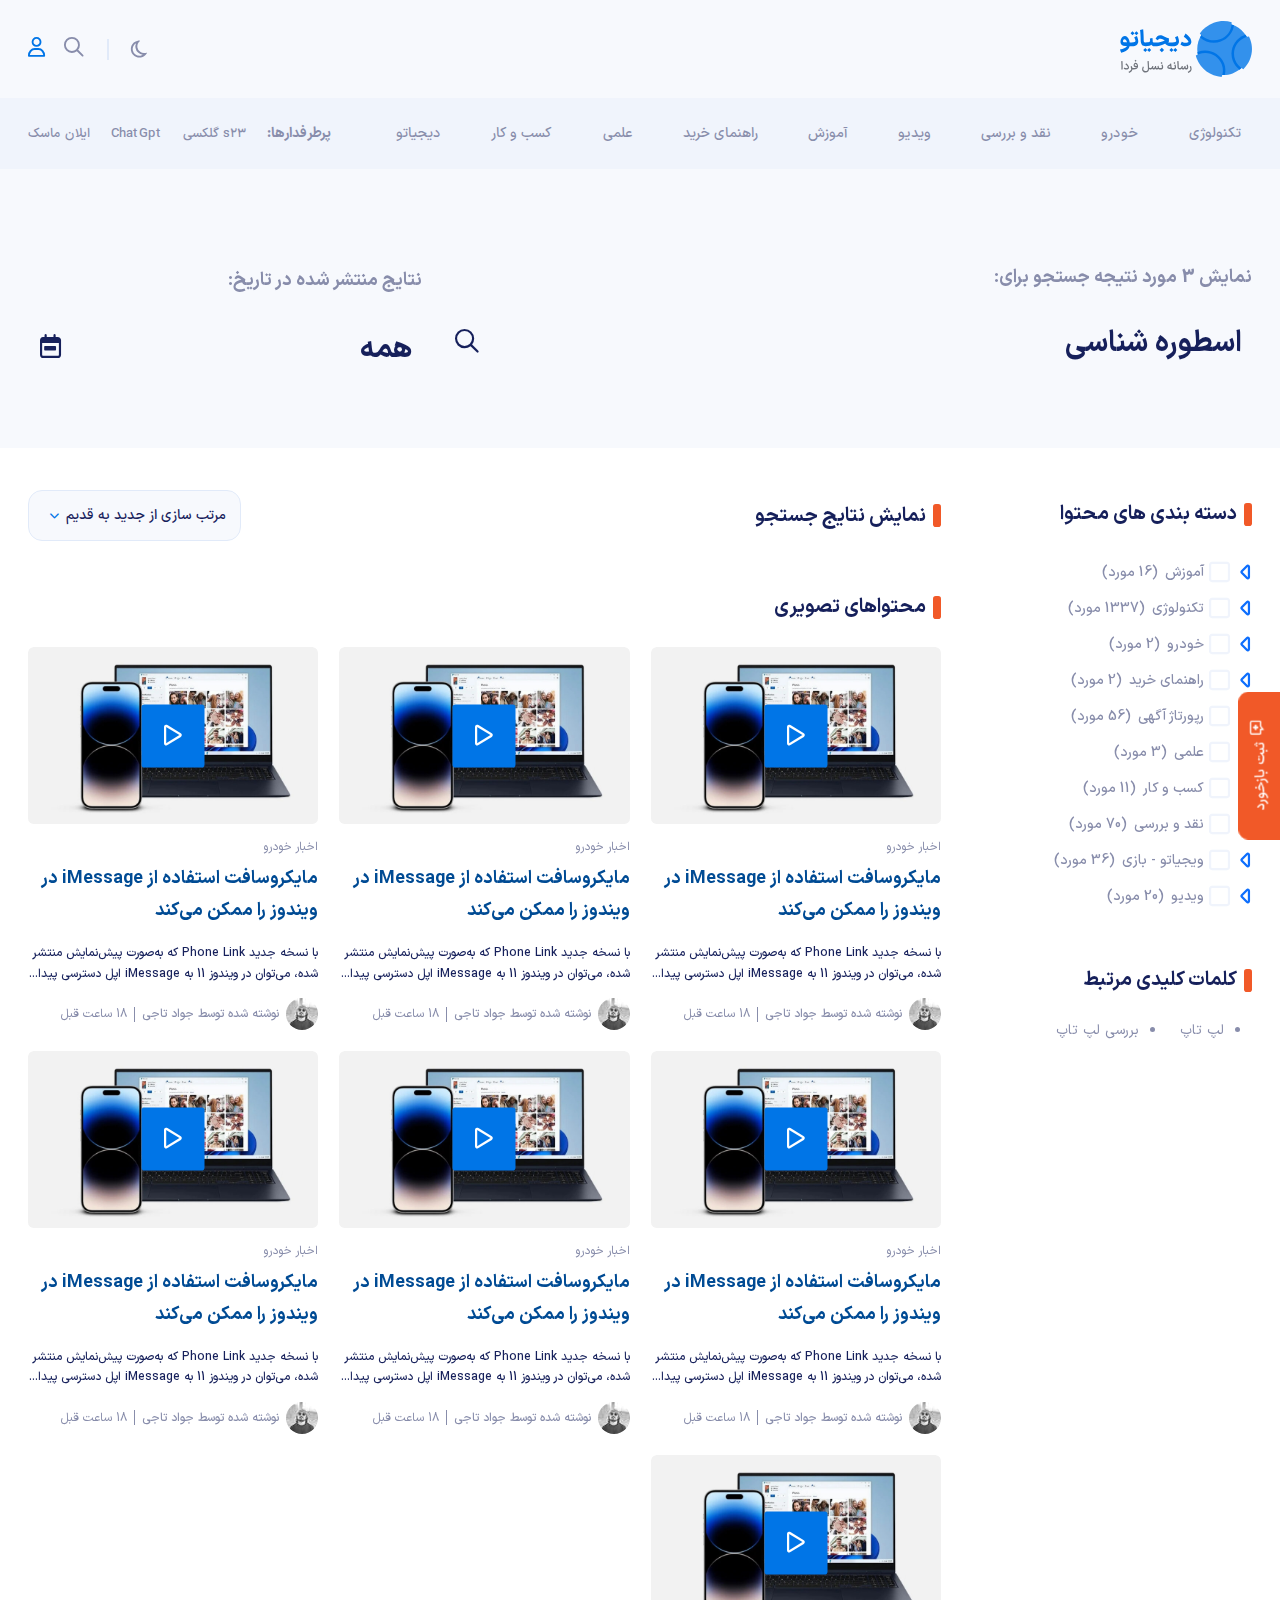
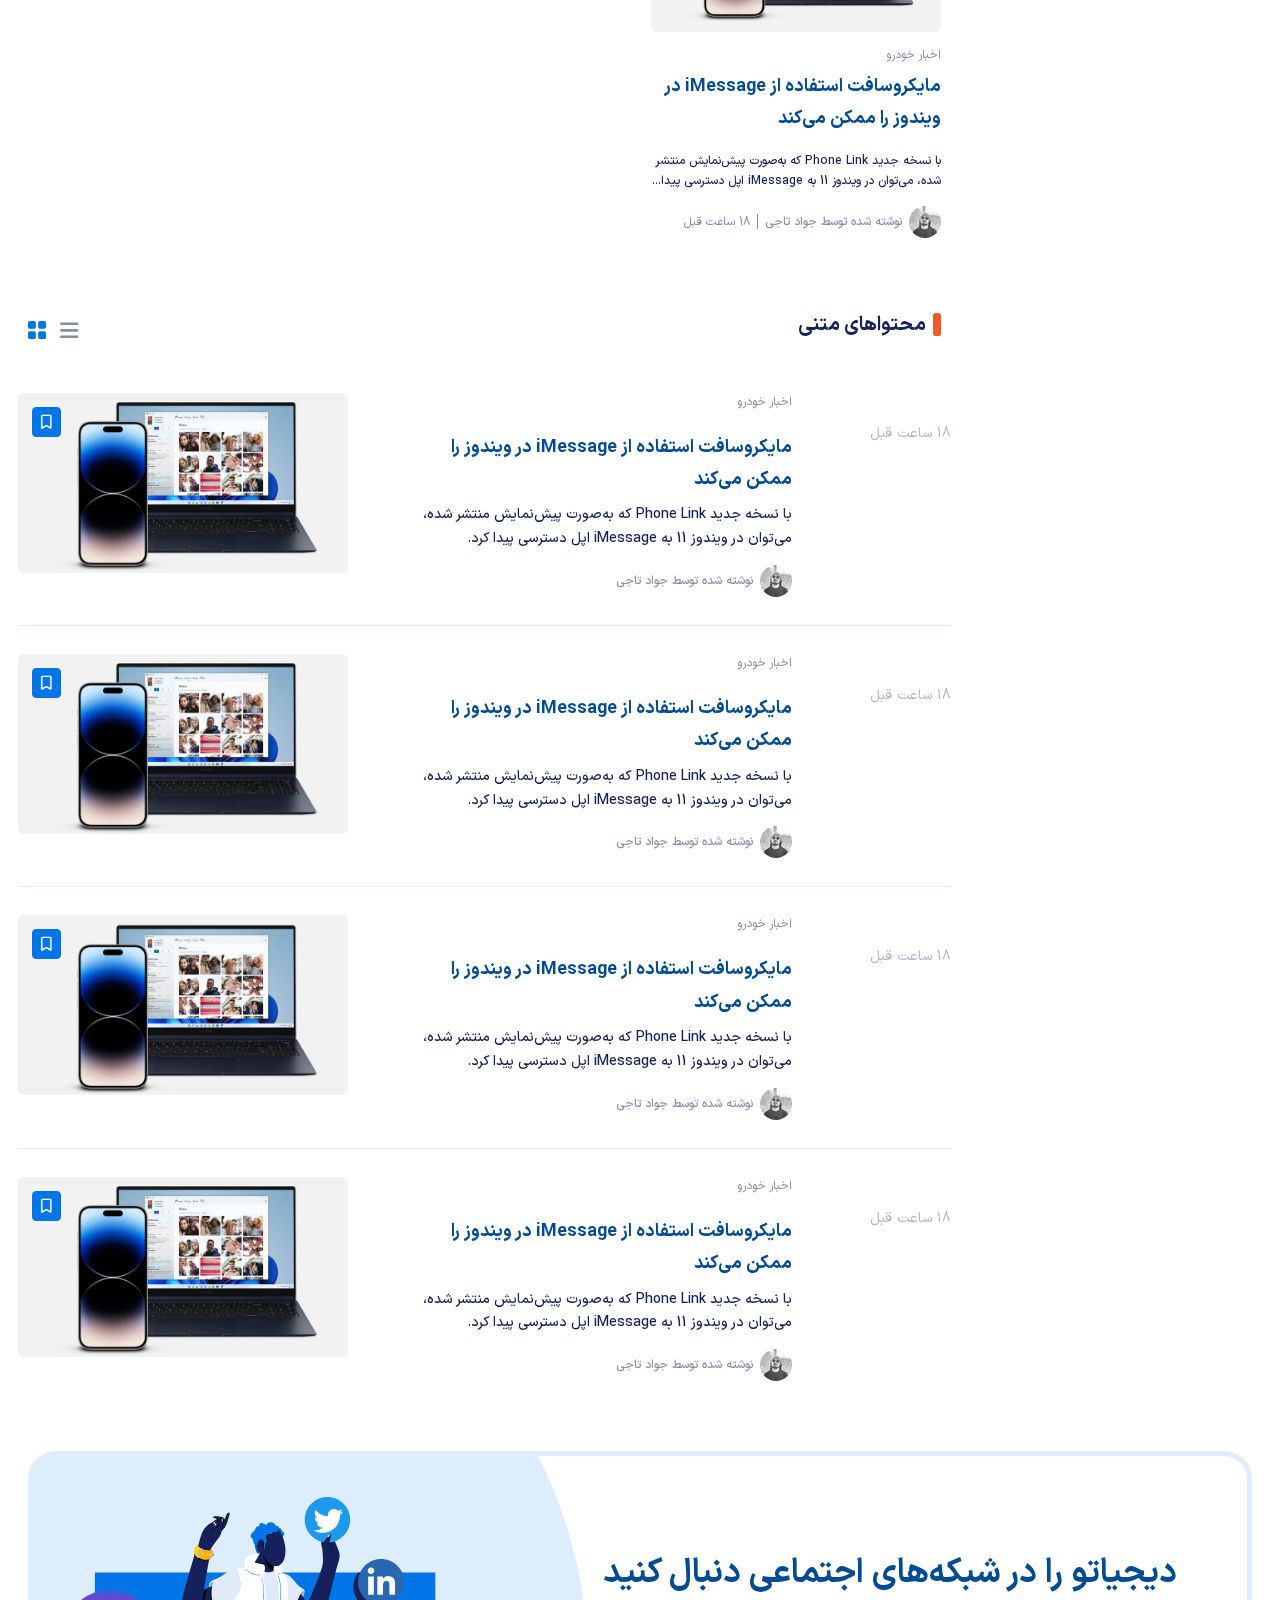
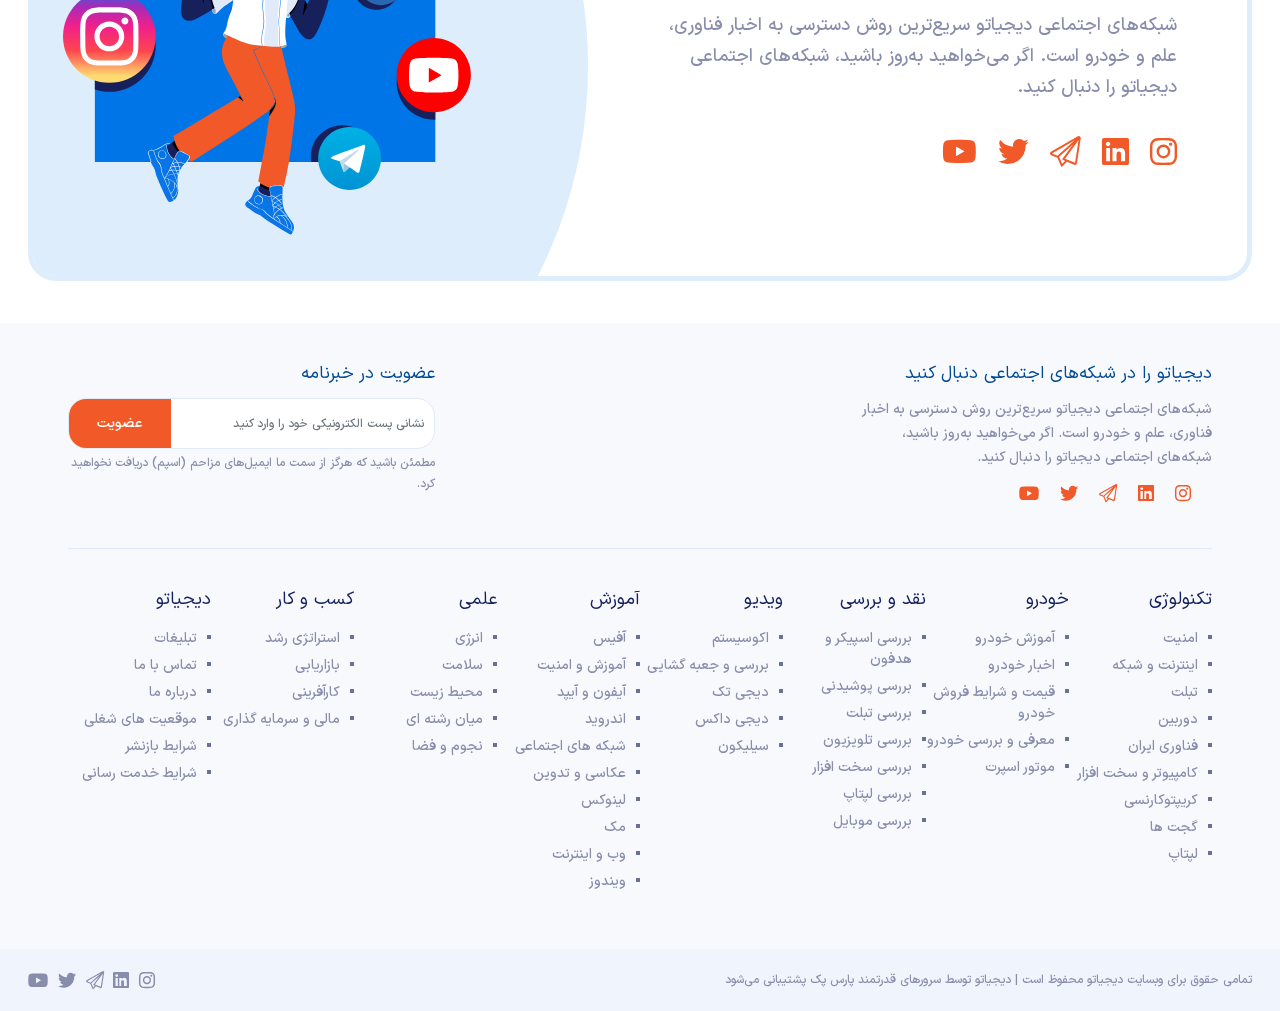
<file: search.html>
<!DOCTYPE html>
<html lang="en">
<head>
    <meta charset="UTF-8">
    <meta name="viewport" content="width=device-width, initial-scale=1">
    <title>search</title>
    <!--    <link rel="stylesheet" href="assets/css/bootstrap.min.css">-->
    <link rel="stylesheet" href="assets/css/bootstrap.rtl.min.css">
    <link rel="stylesheet" href="assets/css/swiper-bundle.min.css">
    <link rel="stylesheet" href="assets/css/all.min.css">
    <link rel="stylesheet" href="assets/css/IranSans.css">
    <link rel="stylesheet" href="assets/css/persianDatepicker-default.css">
    <link rel="stylesheet" href="style.css">
    <link rel="stylesheet" href="rtl.css">
    <script src="assets/js/jquery-3.6.3.min.js"></script>
    <script src="assets/js/bootstrap.bundle.min.js"></script>
    <script src="assets/js/persianDatepicker.min.js"></script>
    <script src="assets/js/swiper-bundle.min.js"></script>
    <script src="assets/js/jquery.validate.min.js"></script>
    <script src="assets/js/main.js"></script>
</head>
<body>
<!--header-->
<header class="site-header d-lg-block d-none" id="site-header">
    <div class="container">
        <div class="row">
            <div class="col-lg-12">
                <div id="header" class="row align-items-center justify-content-between">

                    <!--logo-->
                    <div class="col-auto">
                        <div class="site-branding">
                            <a href="#" class="logo-brand">
                                <img src="assets/imgs/logo.svg" alt="لوگوی دیجیاتو" class=" logo-light logoImg">
                                <img src="assets/imgs/logo-dark.svg" alt="لوگوی دیجیاتو" class="logo-dark logoImg">

                            </a>
                        </div>
                    </div>

                    <!--head-->
                    <div class="col-auto d-md-flex d-none">
                        <div class="head d-flex align-items-center">

                            <!--heade theme-->
                            <a href="#" class="head__theme">
                                <i class="fa-regular fa-moon"></i>
                            </a>

                            <!--search area-->
                            <div class="searchArea me-2">
                                <div id="searchArea">
                                    <form action="">
                                        <div class="input-group">
                                            <input type="text" class="form-control border-0 bg-transparent"
                                                   placeholder="کلمه کلیدی مورد نظر را جستجو کنید"
                                                   aria-label="Recipient's username" aria-describedby="searchBtn">
                                            <button class="btn p-0  border-0 searchBtn" type="button" id=""><i
                                                    class="fa-regular fa-magnifying-glass"></i></button>
                                        </div>
                                    </form>
                                </div>
                            </div>

                            <!--profile-->
                            <a href="#" class="head__profile ms-3" data-bs-toggle="modal" data-bs-target="#loginModal">
                                <i class="fa-regular fa-user"></i>
                            </a>
                            <!--                            <div class="userHeaderArea ms-3">-->
                            <!--                                <a href="#" class="userHeaderArea__picture">-->
                            <!--                                    <img src="assets/imgs/user7.png" alt="" class="w-100">-->
                            <!--                                </a>-->
                            <!--                            </div>-->
                        </div>
                    </div>
                </div>
            </div>
        </div>
    </div>
</header>

<!--site navigation-->
<div class="site-navigation-wrapper">
    <nav class="site-navigation">
        <div class="container navigation">
            <div class="row d-flex align-items-center justify-content-between">
                <!--hamburger menu-->
                <div class="col-auto d-lg-none d-flex align-items-center icon-toggle">
                    <a class="btn hamburgerMenuBtn align-items-center justify-content-center py-4"
                       data-bs-toggle="offcanvas" href="#mobileMenu" role="button"
                       aria-controls="mobileMenu">
                        <i class="fa-regular fa-bars"></i>
                    </a>
                    <button type="button" class="btn-close py-4" data-bs-dismiss="offcanvas"
                            aria-label="Close" data-bs-target="#mobileMenu"><i class="fa-regular fa-xmark"></i></button>
                </div>

                <!--primary menu-->
                <div class="col-auto d-lg-block d-none">
                    <div id="primary-menu" class="primary-menu">
                        <ul class="nav">
                            <li class="dropdown">
                                <a href="#" class="hasChildren dropdown-toggle" role="button" data-bs-toggle="dropdown"
                                   aria-expanded="false">تکنولوژی</a>
                                <ul class="dropdown-menu">
                                    <li class="dropdown dropdown-submenu dropend">
                                        <a href="#" class="dropdown-toggle" data-toggle="dropdown">Action</a>
                                        <ul class="dropdown-menu">
                                            <li class="more"><a href="#">Dropdown Link 4</a></li>
                                            <li><a href="#">Dropdown Submenu Link 4.1</a></li>
                                            <li><a href="#">Dropdown Submenu Link 4.2</a></li>
                                            <li><a href="#">Dropdown Submenu Link 4.3</a></li>
                                            <li><a href="#">Dropdown Submenu Link 4.4</a></li>

                                        </ul>
                                    </li>
                                    <li><a class="dropdown-item" href="#">Another action</a></li>
                                    <li><a class="dropdown-item" href="#">Something else here</a></li>
                                </ul>
                            </li>
                            <li><a href="#">خودرو</a></li>
                            <li><a href="#">نقد و بررسی</a></li>
                            <li><a href="#">ویدیو</a></li>
                            <li><a href="#">آموزش</a></li>
                            <li><a href="#">راهنمای خرید</a></li>
                            <li><a href="#">علمی</a></li>
                            <li><a href="#">کسب و کار</a></li>
                            <li><a href="#">دیجیاتو</a></li>
                        </ul>
                    </div>
                </div>

                <!--popularArea-->
                <div class="col-auto d-lg-block d-none">
                    <div class="popularArea d-flex align-items-center">
                        <strong>پرطرفدارها:</strong>
                        <ul class="nav list-unstyled">
                            <li><a href="#"> s23 گلکسی</a></li>
                            <li><a href="#">ChatGpt</a></li>
                            <li><a href="#">ایلان ماسک</a></li>
                        </ul>
                    </div>
                </div>

                <!--responsive logo-->
                <div class="col-auto d-lg-none d-block">
                    <a href="#" class="logo-brand">
                        <img src="assets/imgs/mini-logo-en.svg" alt="لوگوی دیجیاتو" class=" logo-light mini-logo">
                        <img src="assets/imgs/mini-logo-en-dark.svg" alt="لوگوی دیجیاتو" class="logo-dark mini-logo">
                    </a>
                </div>
            </div>
        </div>
    </nav>
</div>

<!--main-->
<main class="site-main " id="site-main">

    <!--search page-->
    <div class="search-page mb-5" id="searchPage">
        <div class="container">
            <div class="row">
                <div class="col-xxl-9 col-xl-8 col-lg-7 col-md-6 flex-grow-1 mb-md-0 mb-3">
                    <div class="searchPage_info">
                        <h3 class="searchPage__info--count">نمایش 3 مورد نتیجه جستجو برای:</h3>
                        <div class="searchPage__info--form">
                            <div class="input-group mb-3">
                                <input type="text"
                                       class="form-control bg-transparent border-top-0 rounded-0 border-start-0 border-end-0"
                                       value="اسطوره شناسی" placeholder="" aria-label=""
                                       aria-describedby="button-addon2">
                                <button class="btn searchPage__info--submit" type="submit"
                                        id="searchPage__info--submit"><i class="fa-regular fa-magnifying-glass"></i>
                                </button>
                            </div>
                        </div>
                    </div>
                </div>
                <div class="col-xxl-3 col-xl-4 col-lg-5 col-md-6">
                    <div class="searchPage__date">
                        <span class="searchPage__date--title d-block">نتایج منتشر شده در تاریخ:</span>
                        <form action="" class="searchPage__date--calendar">
                            <div class="input-group mb-3 calender-input-group">
                                <input type="text" class="form-control bg-transparent border-0 rounded-0" placeholder=""
                                       aria-label="" value="همه" aria-describedby="" id="dateSelector">
                                <span class="btn icon-calendar" type="submit" id="icon-calendar"><i
                                        class="fa-regular fa-calendar-week"></i></span>
                            </div>
                        </form>
                    </div>
                </div>
            </div>
        </div>
    </div>

    <!-- authorProfilePage-->
    <div class="authorProfilePage">
        <div class="container">
            <div class="row">
                <div class="col-lg-3 col-md-5 d-md-flex d-none">
                    <div class="sitePage-sideBar">
                        <div class="sitePage-sideBar_head">
                            <h3 class="siteTitle">دسته بندی های محتوا</h3>
                        </div>
                        <div class="contentCategories mb-5">
                            <div class="contentCategory">
                                <div class="contentCategory__title d-flex align-items-center">
                                    <a href="#"
                                       class="contentCategory__title--toggle me-2 d-flex align-items-center justify-content-center"></a>
                                    <label class="checkbox form-check-label contentCategory__title--main">
                                        <input class="form-check-input" type="checkbox">
                                        <span class="ms-1">آموزش</span>
                                    </label>
                                    <div class="contentCategory__title--count ms-2" data-count="16 مورد"></div>
                                </div>
                                <div class="contentCategory__subs">
                                    <ul>
                                        <li>
                                            <label class="checkbox form-check-label" for="security-training">
                                                <input class="form-check-input" type="checkbox"
                                                       value="security-training"
                                                       id="security-training">
                                                <span class="ms-1"> آموزش امنیت</span>
                                            </label>
                                        </li>
                                        <li>
                                            <label class="checkbox form-check-label" for="android">
                                                <input class="form-check-input" type="checkbox" value="android"
                                                       id="android">
                                                <span class="ms-1"> اندروید</span>
                                            </label>
                                        </li>
                                        <li>
                                            <label class="checkbox form-check-label" for="linux">
                                                <input class="form-check-input" type="checkbox" value="linux"
                                                       id="linux">
                                                <span class="ms-1"> لینوکس</span>
                                            </label>
                                        </li>
                                        <li>
                                            <label class="checkbox form-check-label" for="windows">
                                                <input class="form-check-input" type="checkbox" value="windows"
                                                       id="windows">
                                                <span class="ms-1"> ویندوز</span>
                                            </label>
                                        </li>
                                    </ul>
                                </div>
                            </div>
                            <div class="contentCategory">
                                <div class="contentCategory__title d-flex align-items-center">
                                    <a href="#"
                                       class="contentCategory__title--toggle me-2 d-flex align-items-center justify-content-center"></a>
                                    <label class="checkbox form-check-label contentCategory__title--main">
                                        <input class="form-check-input" type="checkbox">
                                        <span class="ms-1">تکنولوژی</span>
                                    </label>
                                    <div class="contentCategory__title--count ms-2" data-count="1337 مورد"></div>
                                </div>
                                <div class="contentCategory__subs">
                                    <ul>
                                        <li>
                                            <label class="checkbox form-check-label" for="security">
                                                <input class="form-check-input" type="checkbox"
                                                       value="security"
                                                       id="security">
                                                <span class="ms-1"> امنیت</span>
                                            </label>
                                        </li>
                                        <li>
                                            <label class="checkbox form-check-label" for="tablet">
                                                <input class="form-check-input" type="checkbox" value="tablet"
                                                       id="tablet">
                                                <span class="ms-1"> تبلت</span>
                                            </label>
                                        </li>
                                        <li>
                                            <label class="checkbox form-check-label" for="iran-technology-news">
                                                <input class="form-check-input" type="checkbox" value="iran-technology-news"
                                                       id="iran-technology-news">
                                                <span class="ms-1"> فناوری ایران</span>
                                            </label>
                                        </li>
                                        <li>
                                            <label class="checkbox form-check-label" for="computers-hardware">
                                                <input class="form-check-input" type="checkbox" value="computers-hardware"
                                                       id="computers-hardware">
                                                <span class="ms-1"> فناوری ایران</span>
                                            </label>
                                        </li>
                                        <li>
                                            <label class="checkbox form-check-label" for="cryptocurrency">
                                                <input class="form-check-input" type="checkbox" value="cryptocurrency"
                                                       id="cryptocurrency">
                                                <span class="ms-1"> کریپتوکارنسی</span>
                                            </label>
                                        </li>
                                        <li>
                                            <label class="checkbox form-check-label" for="gadgets">
                                                <input class="form-check-input" type="checkbox" value="gadgets"
                                                       id="gadgets">
                                                <span class="ms-1"> گجت ها</span>
                                            </label>
                                        </li>
                                        <li>
                                            <label class="checkbox form-check-label" for="laptop">
                                                <input class="form-check-input" type="checkbox" value="laptop"
                                                       id="laptop">
                                                <span class="ms-1">لپ تاپ</span>
                                            </label>
                                        </li>
                                        <li>
                                            <label class="checkbox form-check-label" for="mobile">
                                                <input class="form-check-input" type="checkbox" value="mobile"
                                                       id="mobile">
                                                <span class="ms-1">موبایل</span>
                                            </label>
                                        </li>
                                        <li>
                                            <label class="checkbox form-check-label" for="app">
                                                <input class="form-check-input" type="checkbox" value="app"
                                                       id="app">
                                                <span class="ms-1">نرم افزار و اپلکیشن</span>
                                            </label>
                                        </li>
                                    </ul>
                                </div>
                            </div>
                            <div class="contentCategory">
                                <div class="contentCategory__title d-flex align-items-center">
                                    <a href="#"
                                       class="contentCategory__title--toggle me-2 d-flex align-items-center justify-content-center"></a>
                                    <label class="checkbox form-check-label contentCategory__title--main">
                                        <input class="form-check-input" type="checkbox">
                                        <span class="ms-1">خودرو</span>
                                    </label>
                                    <div class="contentCategory__title--count ms-2" data-count="2 مورد"></div>
                                </div>
                                <div class="contentCategory__subs">
                                    <ul>
                                        <li>
                                            <label class="checkbox form-check-label" for="car-training">
                                                <input class="form-check-input" type="checkbox"
                                                       value="car-training"
                                                       id="car-training">
                                                <span class="ms-1"> آموزش خودرو</span>
                                            </label>
                                        </li>
                                    </ul>
                                </div>
                            </div>
                            <div class="contentCategory">
                                <div class="contentCategory__title d-flex align-items-center">
                                    <a href="#"
                                       class="contentCategory__title--toggle me-2 d-flex align-items-center justify-content-center"></a>
                                    <label class="checkbox form-check-label contentCategory__title--main">
                                        <input class="form-check-input" type="checkbox">
                                        <span class="ms-1">راهنمای خرید</span>
                                    </label>
                                    <div class="contentCategory__title--count ms-2" data-count="2 مورد"></div>
                                </div>
                                <div class="contentCategory__subs">
                                    <ul>
                                        <li>
                                            <label class="checkbox form-check-label" for="buying-guide">
                                                <input class="form-check-input" type="checkbox"
                                                       value="buying-guide"
                                                       id="buying-guide">
                                                <span class="ms-1"> راهنمای خرید</span>
                                            </label>
                                        </li>
                                    </ul>
                                </div>
                            </div>
                            <div class="contentCategory">
                                <div class="contentCategory__title d-flex align-items-center">
                                    <a href="#"
                                       class="contentCategory__title--toggle me-2 d-flex align-items-center justify-content-center"></a>
                                    <label class="checkbox form-check-label contentCategory__title--main">
                                        <input class="form-check-input" type="checkbox" >
                                        <span class="ms-1">رپورتاژ آگهی</span>
                                    </label>
                                    <div class="contentCategory__title--count ms-2" data-count="56 مورد"></div>
                                </div>
                                <div class="contentCategory__subs">
                                    <ul>
                                        <li>
                                            <label class="checkbox form-check-label" for="ad">
                                                <input class="form-check-input" type="checkbox"
                                                       value="ad"
                                                       id="ad">
                                                <span class="ms-1">رپورتاژ آگهی</span>
                                            </label>
                                        </li>
                                    </ul>
                                </div>
                            </div>
                            <div class="contentCategory">
                                <div class="contentCategory__title d-flex align-items-center">
                                    <a href="#"
                                       class="contentCategory__title--toggle me-2 d-flex align-items-center justify-content-center"></a>
                                    <label class="checkbox form-check-label contentCategory__title--main" >
                                        <input class="form-check-input" type="checkbox">
                                        <span class="ms-1">علمی</span>
                                    </label>
                                    <div class="contentCategory__title--count ms-2" data-count="3 مورد"></div>
                                </div>
                                <div class="contentCategory__subs">
                                    <ul>
                                        <li>
                                            <label class="checkbox form-check-label" for="science">
                                                <input class="form-check-input" type="checkbox"
                                                       value="science"
                                                       id="science">
                                                <span class="ms-1">علمی</span>
                                            </label>
                                        </li>
                                    </ul>
                                </div>
                            </div>
                            <div class="contentCategory">
                                <div class="contentCategory__title d-flex align-items-center">
                                    <a href="#"
                                       class="contentCategory__title--toggle me-2 d-flex align-items-center justify-content-center"></a>
                                    <label class="checkbox form-check-label contentCategory__title--main" >
                                        <input class="form-check-input" type="checkbox">
                                        <span class="ms-1">کسب و کار</span>
                                    </label>
                                    <div class="contentCategory__title--count ms-2" data-count="11 مورد"></div>
                                </div>
                                <div class="contentCategory__subs">
                                    <ul>
                                        <li>
                                            <label class="checkbox form-check-label" for="business">
                                                <input class="form-check-input" type="checkbox"
                                                       value="business"
                                                       id="business">
                                                <span class="ms-1">کسب و کار</span>
                                            </label>
                                        </li>
                                    </ul>
                                </div>
                            </div>
                            <div class="contentCategory">
                                <div class="contentCategory__title d-flex align-items-center">
                                    <a href="#"
                                       class="contentCategory__title--toggle me-2 d-flex align-items-center justify-content-center"></a>
                                    <label class="checkbox form-check-label contentCategory__title--main" >
                                        <input class="form-check-input" type="checkbox">
                                        <span class="ms-1">نقد و بررسی</span>
                                    </label>
                                    <div class="contentCategory__title--count ms-2" data-count="70 مورد"></div>
                                </div>
                                <div class="contentCategory__subs">
                                    <ul>
                                        <li>
                                            <label class="checkbox form-check-label" for="laptop-review">
                                                <input class="form-check-input" type="checkbox"
                                                       value="laptop-review"
                                                       id="laptop-review">
                                                <span class="ms-1">بررسی لپ تاپ</span>
                                            </label>
                                        </li>
                                    </ul>
                                </div>
                            </div>
                            <div class="contentCategory">
                                <div class="contentCategory__title d-flex align-items-center">
                                    <a href="#"
                                       class="contentCategory__title--toggle me-2 d-flex align-items-center justify-content-center"></a>
                                    <label class="checkbox form-check-label contentCategory__title--main" >
                                        <input class="form-check-input" type="checkbox">
                                        <span class="ms-1">ویجیاتو - بازی</span>
                                    </label>
                                    <div class="contentCategory__title--count ms-2" data-count="36 مورد"></div>
                                </div>
                                <div class="contentCategory__subs">
                                    <ul>
                                        <li>
                                            <label class="checkbox form-check-label" for="game">
                                                <input class="form-check-input" type="checkbox"
                                                       value="game"
                                                       id="game">
                                                <span class="ms-1">ویجیاتو - بازی</span>
                                            </label>
                                        </li>
                                    </ul>
                                </div>
                            </div>
                            <div class="contentCategory">
                                <div class="contentCategory__title d-flex align-items-center">
                                    <a href="#"
                                       class="contentCategory__title--toggle me-2 d-flex align-items-center justify-content-center"></a>
                                    <label class="checkbox form-check-label contentCategory__title--main" >
                                        <input class="form-check-input" type="checkbox">
                                        <span class="ms-1">ویدیو</span>
                                    </label>
                                    <div class="contentCategory__title--count ms-2" data-count="20 مورد"></div>
                                </div>
                                <div class="contentCategory__subs">
                                    <ul>
                                        <li>
                                            <label class="checkbox form-check-label" for="check-and-unbox">
                                                <input class="form-check-input" type="checkbox"
                                                       value="check-and-unbox"
                                                       id="check-and-unbox">
                                                <span class="ms-1">بررسی و جعبه گشایی</span>
                                            </label>
                                        </li>
                                        <li>
                                            <label class="checkbox form-check-label" for="digi-tech">
                                                <input class="form-check-input" type="checkbox"
                                                       value="digi-tech"
                                                       id="digi-tech">
                                                <span class="ms-1">دیجی تک</span>
                                            </label>
                                        </li>
                                        <li>
                                            <label class="checkbox form-check-label" for="silicon">
                                                <input class="form-check-input" type="checkbox"
                                                       value="silicon"
                                                       id="silicon">
                                                <span class="ms-1">سیلیکون</span>
                                            </label>
                                        </li>
                                    </ul>
                                </div>
                            </div>
                        </div>
                        <div class="relatedKeywords">
                            <h5 class="siteTitle">کلمات کلیدی مرتبط</h5>
                            <ul>
                                <li><a href="#">لپ تاپ</a></li>
                                <li><a href="#">بررسی لپ تاپ</a></li>
                            </ul>
                        </div>
                    </div>
                </div>
                <div class="col-lg-9 col-md-7 col-12">
                    <div class="sitePage-content">
                        <div class="d-flex flex-lg-row flex-md-column flex-row align-items-lg-center align-items-md-start align-items-center justify-content-between mb-lg-5 mb-4">
                            <h3 class="siteTitle m-0">نمایش نتایج جستجو</h3>
                            <button class="btn showSearchFilterOnMobile d-md-none d-block" type="button" data-bs-toggle="offcanvas" data-bs-target="#offcanvasFilter" aria-controls="offcanvasBottom"><i class="fa-regular fa-filter"></i></button>
                            <div class="dropdown showSearchFilter d-md-flex d-none">
                                <button class="btn  dropdown-toggle showSearchFilterBtn flex-grow-1 d-flex align-items-center justify-content-between" type="button"
                                        data-bs-toggle="dropdown" aria-expanded="false">
                                    مرتب سازی از جدید به قدیم
                                </button>
                                <ul class="dropdown-menu showSearchFilter-menu">
                                    <li><a class="dropdown-item" href="#">مرتب سازی از جدید به قدیم</a></li>
                                    <li><a class="dropdown-item" href="#">مرتب سازی از قدیم به جدید</a></li>
                                </ul>
                            </div>
                        </div>
                        <div class="lastVideoItems mb-5">
                            <div class="lastVideoItems__head">
                                <h4 class="siteTitle">محتواهای تصویری</h4>
                            </div>
                            <div class="lastVideoItems__content">
                                <div class="row">
                                    <div class="col-xl-4 col-lg-6  col-12 mb-md-4 mb-3 cardWrapper">
                                        <div class="card videoCard">
                                            <a href="#" class="card__picture">
                                                <img src="assets/imgs/iPhone-Windows-11-791x482.jpg" alt=""
                                                     loading="lazy">
                                            </a>
                                            <div class="card-overload">
                                                <a href="#" class="card__overload--link"></a>
                                                <div class="card-overload--categories">
                                                    <a href="#" class="card__overload--category mb-2"> اخبار خودرو</a>
                                                </div>

                                                <a href="#" class="card__overload--title">
                                                    مایکروسافت استفاده از iMessage در ویندوز را ممکن می‌کند
                                                </a>
                                                <p class="card__overload--description">
                                                    با نسخه جدید Phone Link که به‌صورت پیش‌نمایش منتشر شده، می‌توان در
                                                    ویندوز 11
                                                    به iMessage اپل دسترسی پیدا کرد.
                                                </p>
                                                <div class="card__overload--info d-flex align-items-center">
                                                    <a href="#" class="card__overload--img me-2">
                                                        <img src="assets/imgs/224206-32x32.jpg" alt="" class="w-100"
                                                             loading="lazy">
                                                    </a>
                                                    <div class="card__overload--author d-flex align-items-center">
                                                        <a href="#"> نوشته شده توسط جواد تاجی</a>
                                                    </div>
                                                    <span class="card__overload--date">18 ساعت قبل</span>
                                                </div>
                                            </div>

                                        </div>
                                    </div>
                                    <div class="col-xl-4 col-lg-6 col-12 mb-md-4 mb-3 cardWrapper">
                                        <div class="card videoCard">
                                            <a href="#" class="card__picture">
                                                <img src="assets/imgs/iPhone-Windows-11-791x482.jpg" alt=""
                                                     loading="lazy">
                                            </a>
                                            <div class="card-overload">
                                                <a href="#" class="card__overload--link"></a>
                                                <div class="card-overload--categories">
                                                    <a href="#" class="card__overload--category mb-2"> اخبار خودرو</a>
                                                </div>

                                                <a href="#" class="card__overload--title">
                                                    مایکروسافت استفاده از iMessage در ویندوز را ممکن می‌کند
                                                </a>
                                                <p class="card__overload--description">
                                                    با نسخه جدید Phone Link که به‌صورت پیش‌نمایش منتشر شده، می‌توان در
                                                    ویندوز 11
                                                    به iMessage اپل دسترسی پیدا کرد.
                                                </p>
                                                <div class="card__overload--info d-flex align-items-center">
                                                    <a href="#" class="card__overload--img me-2">
                                                        <img src="assets/imgs/224206-32x32.jpg" alt="" class="w-100"
                                                             loading="lazy">
                                                    </a>
                                                    <div class="card__overload--author d-flex align-items-center">
                                                        <a href="#"> نوشته شده توسط جواد تاجی</a>
                                                    </div>
                                                    <span class="card__overload--date">18 ساعت قبل</span>
                                                </div>
                                            </div>

                                        </div>
                                    </div>
                                    <div class="col-xl-4 col-lg-6 col-12 mb-md-4 mb-3 cardWrapper">
                                        <div class="card videoCard">
                                            <a href="#" class="card__picture">
                                                <img src="assets/imgs/iPhone-Windows-11-791x482.jpg" alt=""
                                                     loading="lazy">
                                            </a>
                                            <div class="card-overload">
                                                <a href="#" class="card__overload--link"></a>
                                                <div class="card-overload--categories">
                                                    <a href="#" class="card__overload--category mb-2"> اخبار خودرو</a>
                                                </div>

                                                <a href="#" class="card__overload--title">
                                                    مایکروسافت استفاده از iMessage در ویندوز را ممکن می‌کند
                                                </a>
                                                <p class="card__overload--description">
                                                    با نسخه جدید Phone Link که به‌صورت پیش‌نمایش منتشر شده، می‌توان در
                                                    ویندوز 11
                                                    به iMessage اپل دسترسی پیدا کرد.
                                                </p>
                                                <div class="card__overload--info d-flex align-items-center">
                                                    <a href="#" class="card__overload--img me-2">
                                                        <img src="assets/imgs/224206-32x32.jpg" alt="" class="w-100"
                                                             loading="lazy">
                                                    </a>
                                                    <div class="card__overload--author d-flex align-items-center">
                                                        <a href="#"> نوشته شده توسط جواد تاجی</a>
                                                    </div>
                                                    <span class="card__overload--date">18 ساعت قبل</span>
                                                </div>
                                            </div>

                                        </div>
                                    </div>
                                    <div class="col-xl-4 col-lg-6 col-12 mb-md-4 mb-3 cardWrapper">
                                        <div class="card videoCard">
                                            <a href="#" class="card__picture">
                                                <img src="assets/imgs/iPhone-Windows-11-791x482.jpg" alt=""
                                                     loading="lazy">
                                            </a>
                                            <div class="card-overload">
                                                <a href="#" class="card__overload--link"></a>
                                                <div class="card-overload--categories">
                                                    <a href="#" class="card__overload--category mb-2"> اخبار خودرو</a>
                                                </div>

                                                <a href="#" class="card__overload--title">
                                                    مایکروسافت استفاده از iMessage در ویندوز را ممکن می‌کند
                                                </a>
                                                <p class="card__overload--description">
                                                    با نسخه جدید Phone Link که به‌صورت پیش‌نمایش منتشر شده، می‌توان در
                                                    ویندوز 11
                                                    به iMessage اپل دسترسی پیدا کرد.
                                                </p>
                                                <div class="card__overload--info d-flex align-items-center">
                                                    <a href="#" class="card__overload--img me-2">
                                                        <img src="assets/imgs/224206-32x32.jpg" alt="" class="w-100"
                                                             loading="lazy">
                                                    </a>
                                                    <div class="card__overload--author d-flex align-items-center">
                                                        <a href="#"> نوشته شده توسط جواد تاجی</a>
                                                    </div>
                                                    <span class="card__overload--date">18 ساعت قبل</span>
                                                </div>
                                            </div>

                                        </div>
                                    </div>
                                    <div class="col-xl-4 col-lg-6 col-12 mb-md-4 mb-3 cardWrapper">
                                        <div class="card videoCard">
                                            <a href="#" class="card__picture">
                                                <img src="assets/imgs/iPhone-Windows-11-791x482.jpg" alt=""
                                                     loading="lazy">
                                            </a>
                                            <div class="card-overload">
                                                <a href="#" class="card__overload--link"></a>
                                                <div class="card-overload--categories">
                                                    <a href="#" class="card__overload--category mb-2"> اخبار خودرو</a>
                                                </div>

                                                <a href="#" class="card__overload--title">
                                                    مایکروسافت استفاده از iMessage در ویندوز را ممکن می‌کند
                                                </a>
                                                <p class="card__overload--description">
                                                    با نسخه جدید Phone Link که به‌صورت پیش‌نمایش منتشر شده، می‌توان در
                                                    ویندوز 11
                                                    به iMessage اپل دسترسی پیدا کرد.
                                                </p>
                                                <div class="card__overload--info d-flex align-items-center">
                                                    <a href="#" class="card__overload--img me-2">
                                                        <img src="assets/imgs/224206-32x32.jpg" alt="" class="w-100"
                                                             loading="lazy">
                                                    </a>
                                                    <div class="card__overload--author d-flex align-items-center">
                                                        <a href="#"> نوشته شده توسط جواد تاجی</a>
                                                    </div>
                                                    <span class="card__overload--date">18 ساعت قبل</span>
                                                </div>
                                            </div>

                                        </div>
                                    </div>
                                    <div class="col-xl-4 col-lg-6 col-12 mb-md-4 mb-3 cardWrapper">
                                        <div class="card videoCard">
                                            <a href="#" class="card__picture">
                                                <img src="assets/imgs/iPhone-Windows-11-791x482.jpg" alt=""
                                                     loading="lazy">
                                            </a>
                                            <div class="card-overload">
                                                <a href="#" class="card__overload--link"></a>
                                                <div class="card-overload--categories">
                                                    <a href="#" class="card__overload--category mb-2"> اخبار خودرو</a>
                                                </div>

                                                <a href="#" class="card__overload--title">
                                                    مایکروسافت استفاده از iMessage در ویندوز را ممکن می‌کند
                                                </a>
                                                <p class="card__overload--description">
                                                    با نسخه جدید Phone Link که به‌صورت پیش‌نمایش منتشر شده، می‌توان در
                                                    ویندوز 11
                                                    به iMessage اپل دسترسی پیدا کرد.
                                                </p>
                                                <div class="card__overload--info d-flex align-items-center">
                                                    <a href="#" class="card__overload--img me-2">
                                                        <img src="assets/imgs/224206-32x32.jpg" alt="" class="w-100"
                                                             loading="lazy">
                                                    </a>
                                                    <div class="card__overload--author d-flex align-items-center">
                                                        <a href="#"> نوشته شده توسط جواد تاجی</a>
                                                    </div>
                                                    <span class="card__overload--date">18 ساعت قبل</span>
                                                </div>
                                            </div>

                                        </div>
                                    </div>
                                    <div class="col-xl-4 col-lg-6 col-12 mb-md-4 mb-3 cardWrapper">
                                        <div class="card videoCard">
                                            <a href="#" class="card__picture">
                                                <img src="assets/imgs/iPhone-Windows-11-791x482.jpg" alt=""
                                                     loading="lazy">
                                            </a>
                                            <div class="card-overload">
                                                <a href="#" class="card__overload--link"></a>
                                                <div class="card-overload--categories">
                                                    <a href="#" class="card__overload--category mb-2"> اخبار خودرو</a>
                                                </div>

                                                <a href="#" class="card__overload--title">
                                                    مایکروسافت استفاده از iMessage در ویندوز را ممکن می‌کند
                                                </a>
                                                <p class="card__overload--description">
                                                    با نسخه جدید Phone Link که به‌صورت پیش‌نمایش منتشر شده، می‌توان در
                                                    ویندوز 11
                                                    به iMessage اپل دسترسی پیدا کرد.
                                                </p>
                                                <div class="card__overload--info d-flex align-items-center">
                                                    <a href="#" class="card__overload--img me-2">
                                                        <img src="assets/imgs/224206-32x32.jpg" alt="" class="w-100"
                                                             loading="lazy">
                                                    </a>
                                                    <div class="card__overload--author d-flex align-items-center">
                                                        <a href="#"> نوشته شده توسط جواد تاجی</a>
                                                    </div>
                                                    <span class="card__overload--date">18 ساعت قبل</span>
                                                </div>
                                            </div>

                                        </div>
                                    </div>
                                </div>
                            </div>
                        </div>
                        <div class="documentItems todayNews">
                            <div class="todayNews__head  d-flex align-items-center justify-content-between">
                                <h4 class="siteTitle">محتواهای متنی</h4>
                                <div class="d-flex align-items-center">
                                    <a href="#"> <i class="fa-regular fa-bars me-3"></i></a>
                                    <a href="#" class="active"><i class="fa-regular fa-grid-2"></i></a>
                                </div>
                            </div>
                            <div id="todaysNews" class="todaysNews">
                                <div class="row">
                                    <div class="card rowCard homeTodayItem">
                                        <div class="row">
                                            <div class="col-2 d-md-block d-none">
                                                <span class="card-date">18 ساعت قبل</span>
                                            </div>
                                            <div class="col-xxl-6 col-xl-5 col-lg-7 col-md-7 col-9">
                                                <div class="card-overload pt-0">
                                                    <a href="#" class="card__overload--link"></a>
                                                    <div class="card-overload--categories mb-3">
                                                        <a href="#" class="card__overload--category mb-2"> اخبار
                                                            خودرو</a>
                                                    </div>

                                                    <a href="#" class="card__overload--title">
                                                        مایکروسافت استفاده از iMessage در ویندوز را ممکن می‌کند
                                                    </a>
                                                    <p class="card__overload--description">
                                                        با نسخه جدید Phone Link که به‌صورت پیش‌نمایش منتشر شده،
                                                        می‌توان در
                                                        ویندوز 11
                                                        به iMessage اپل دسترسی پیدا کرد.
                                                    </p>
                                                    <div class="card__overload--info d-flex align-items-center">
                                                        <a href="#" class="card__overload--img me-2">
                                                            <img src="assets/imgs/224206-32x32.jpg" alt=""
                                                                 class="w-100" loading="lazy">
                                                        </a>
                                                        <div class="card__overload--author d-flex align-items-center">
                                                            <a href="#"> نوشته شده توسط جواد تاجی</a>

                                                        </div>
                                                        <span class="card__overload--date d-md-none d-block">18 ساعت قبل</span>
                                                    </div>
                                                </div>
                                            </div>
                                            <div class="col-sm-auto col-3 ms-auto">
                                                <div class="card__picture d-block">
                                                    <a href="#" class="">
                                                        <img src="assets/imgs/iPhone-Windows-11-791x482.jpg" alt=""
                                                             class="w-100 h-100" loading="lazy">
                                                    </a>
                                                    <a href="#" class="card__bookmark"><i
                                                            class="fa-regular fa-bookmark"></i></a>

                                                </div>
                                            </div>
                                        </div>
                                    </div>
                                    <div class="card rowCard homeTodayItem">
                                        <div class="row">
                                            <div class="col-2 d-md-block d-none">
                                                <span class="card-date">18 ساعت قبل</span>
                                            </div>
                                            <div class="col-xxl-6 col-xl-5 col-lg-7 col-md-7 col-9">
                                                <div class="card-overload pt-0">
                                                    <a href="#" class="card__overload--link"></a>
                                                    <div class="card-overload--categories mb-3">
                                                        <a href="#" class="card__overload--category mb-2"> اخبار
                                                            خودرو</a>
                                                    </div>

                                                    <a href="#" class="card__overload--title">
                                                        مایکروسافت استفاده از iMessage در ویندوز را ممکن می‌کند
                                                    </a>
                                                    <p class="card__overload--description">
                                                        با نسخه جدید Phone Link که به‌صورت پیش‌نمایش منتشر شده،
                                                        می‌توان در
                                                        ویندوز 11
                                                        به iMessage اپل دسترسی پیدا کرد.
                                                    </p>
                                                    <div class="card__overload--info d-flex align-items-center">
                                                        <a href="#" class="card__overload--img me-2">
                                                            <img src="assets/imgs/224206-32x32.jpg" alt=""
                                                                 class="w-100" loading="lazy">
                                                        </a>
                                                        <div class="card__overload--author d-flex align-items-center">
                                                            <a href="#"> نوشته شده توسط جواد تاجی</a>

                                                        </div>
                                                        <span class="card__overload--date d-md-none d-block">18 ساعت قبل</span>
                                                    </div>
                                                </div>
                                            </div>
                                            <div class="col-sm-auto col-3 ms-auto">
                                                <div class="card__picture d-block">
                                                    <a href="#" class="">
                                                        <img src="assets/imgs/iPhone-Windows-11-791x482.jpg" alt=""
                                                             class="w-100 h-100" loading="lazy">
                                                    </a>
                                                    <a href="#" class="card__bookmark"><i
                                                            class="fa-regular fa-bookmark"></i></a>

                                                </div>
                                            </div>
                                        </div>
                                    </div>
                                    <div class="card rowCard homeTodayItem">
                                        <div class="row">
                                            <div class="col-2 d-md-block d-none">
                                                <span class="card-date">18 ساعت قبل</span>
                                            </div>
                                            <div class="col-xxl-6 col-xl-5 col-lg-7 col-md-7 col-9">
                                                <div class="card-overload pt-0">
                                                    <a href="#" class="card__overload--link"></a>
                                                    <div class="card-overload--categories mb-3">
                                                        <a href="#" class="card__overload--category mb-2"> اخبار
                                                            خودرو</a>
                                                    </div>

                                                    <a href="#" class="card__overload--title">
                                                        مایکروسافت استفاده از iMessage در ویندوز را ممکن می‌کند
                                                    </a>
                                                    <p class="card__overload--description">
                                                        با نسخه جدید Phone Link که به‌صورت پیش‌نمایش منتشر شده،
                                                        می‌توان در
                                                        ویندوز 11
                                                        به iMessage اپل دسترسی پیدا کرد.
                                                    </p>
                                                    <div class="card__overload--info d-flex align-items-center">
                                                        <a href="#" class="card__overload--img me-2">
                                                            <img src="assets/imgs/224206-32x32.jpg" alt=""
                                                                 class="w-100" loading="lazy">
                                                        </a>
                                                        <div class="card__overload--author d-flex align-items-center">
                                                            <a href="#"> نوشته شده توسط جواد تاجی</a>

                                                        </div>
                                                        <span class="card__overload--date d-md-none d-block">18 ساعت قبل</span>
                                                    </div>
                                                </div>
                                            </div>
                                            <div class="col-sm-auto col-3 ms-auto">
                                                <div class="card__picture d-block">
                                                    <a href="#" class="">
                                                        <img src="assets/imgs/iPhone-Windows-11-791x482.jpg" alt=""
                                                             class="w-100 h-100" loading="lazy">
                                                    </a>
                                                    <a href="#" class="card__bookmark"><i
                                                            class="fa-regular fa-bookmark"></i></a>

                                                </div>
                                            </div>
                                        </div>
                                    </div>
                                    <div class="card rowCard homeTodayItem">
                                        <div class="row">
                                            <div class="col-2 d-md-block d-none">
                                                <span class="card-date">18 ساعت قبل</span>
                                            </div>
                                            <div class="col-xxl-6 col-xl-5 col-lg-7 col-md-7 col-9">
                                                <div class="card-overload pt-0">
                                                    <a href="#" class="card__overload--link"></a>
                                                    <div class="card-overload--categories mb-3">
                                                        <a href="#" class="card__overload--category mb-2"> اخبار
                                                            خودرو</a>
                                                    </div>

                                                    <a href="#" class="card__overload--title">
                                                        مایکروسافت استفاده از iMessage در ویندوز را ممکن می‌کند
                                                    </a>
                                                    <p class="card__overload--description">
                                                        با نسخه جدید Phone Link که به‌صورت پیش‌نمایش منتشر شده،
                                                        می‌توان در
                                                        ویندوز 11
                                                        به iMessage اپل دسترسی پیدا کرد.
                                                    </p>
                                                    <div class="card__overload--info d-flex align-items-center">
                                                        <a href="#" class="card__overload--img me-2">
                                                            <img src="assets/imgs/224206-32x32.jpg" alt=""
                                                                 class="w-100" loading="lazy">
                                                        </a>
                                                        <div class="card__overload--author d-flex align-items-center">
                                                            <a href="#"> نوشته شده توسط جواد تاجی</a>

                                                        </div>
                                                        <span class="card__overload--date d-md-none d-block">18 ساعت قبل</span>
                                                    </div>
                                                </div>
                                            </div>
                                            <div class="col-sm-auto col-3 ms-auto">
                                                <div class="card__picture d-block">
                                                    <a href="#" class="">
                                                        <img src="assets/imgs/iPhone-Windows-11-791x482.jpg" alt=""
                                                             class="w-100 h-100" loading="lazy">
                                                    </a>
                                                    <a href="#" class="card__bookmark"><i
                                                            class="fa-regular fa-bookmark"></i></a>

                                                </div>
                                            </div>
                                        </div>
                                    </div>
                                </div>
                            </div>
                        </div>
                    </div>
                </div>
            </div>
        </div>
    </div>

    <!--social network-->
    <div class="socialNetwork d-lg-block d-none py-lg-5 py-2">
        <div class="container">
            <div class="row">
                <div class="col-12">
                    <div id="socialNetwork">
                        <h4>دیجیاتو را در شبکه‌های اجتماعی دنبال کنید</h4>
                        <p>شبکه‌های اجتماعی دیجیاتو سریع‌ترین روش دسترسی به اخبار فناوری، علم و خودرو است. اگر می‌خواهید
                            به‌روز باشید، شبکه‌های اجتماعی دیجیاتو را دنبال کنید.</p>
                        <ul class="nav">
                            <li><a href="#"><i class="fa-brands fa-instagram"></i></a></li>
                            <li><a href="#"><i class="fa-brands fa-linkedin"></i></a></li>
                            <li><a href="#"><i class="fa-light fa-paper-plane"></i></a></li>
                            <li><a href="#"><i class="fa-brands fa-twitter"></i></a></li>
                            <li><a href="#"><i class="fa-brands fa-youtube"></i></a></li>
                        </ul>
                    </div>
                </div>
            </div>
        </div>
    </div>
    <!--site footer-->
    <div class="site-footer">
        <div class="container">
            <div class="row">
                <!--footer-->
                <div class="col-12">
                    <div class="footer">
                        <div class="foot">
                            <div class="row justify-content-between">
                                <div class="col-xl-4 col-lg-6 col-12">
                                    <div class="foot__social d-flex  flex-column">
                                        <h5 class="d-md-inline-block d-none">دیجیاتو را در شبکه‌های اجتماعی دنبال
                                            کنید</h5>
                                        <h5 class="d-md-none d-inline-block mb-sm-0 mb-4">دیجیاتو در شبکه‌های
                                            اجتماعی </h5>
                                        <p class="d-lg-block d-none">شبکه‌های اجتماعی دیجیاتو سریع‌ترین روش دسترسی به
                                            اخبار فناوری، علم و خودرو
                                            است. اگر
                                            می‌خواهید به‌روز باشید، شبکه‌های اجتماعی دیجیاتو را دنبال کنید.</p>
                                        <div class="list-socialMedia">
                                            <ul class="nav d-flex align-items-center ">
                                                <li><a href="#"><i class="fa-brands fa-instagram"></i></a></li>
                                                <li><a href="#"><i class="fa-brands fa-linkedin"></i></a></li>
                                                <li><a href="#"><i class="fa-light fa-paper-plane"></i></a></li>
                                                <li><a href="#"><i class="fa-brands fa-twitter"></i></a></li>
                                                <li><a href="#"><i class="fa-brands fa-youtube"></i></a></li>
                                            </ul>
                                        </div>
                                    </div>
                                </div>
                                <div class="col-xl-4 col-lg-6 col-12">
                                    <div class="foot__newsletter">
                                        <h5>عضویت در خبرنامه</h5>
                                        <form action="" class="foot__newsletter--form">
                                            <div class="input-group">
                                                <input type="text" class="form-control border-0 bg-transparent"
                                                       placeholder="نشانی پست الکترونیکی خود را وارد کنید"
                                                       aria-label="Recipient's username" aria-describedby="form-button">
                                                <button class="btn border-0" type="submit" id="form-button">عضویت
                                                </button>
                                            </div>
                                        </form>
                                        <p>مطمئن باشید که هرگز از سمت ما ایمیل‌های مزاحم (اسپم) دریافت نخواهید کرد.</p>
                                    </div>
                                </div>
                            </div>
                        </div>
                        <div class="links">
                            <div class="links__items">
                                <h6 class="accordion-button">تکنولوژی</h6>
                                <ul class="list-unstyled">
                                    <li><a href="#">امنیت</a></li>
                                    <li><a href="#">اینترنت و شبکه</a></li>
                                    <li><a href="#">تبلت</a></li>
                                    <li><a href="#">دوربین</a></li>
                                    <li><a href="#">فناوری ایران</a></li>
                                    <li><a href="#">کامپیوتر و سخت افزار</a></li>
                                    <li><a href="#">کریپتوکارنسی</a></li>
                                    <li><a href="#">گجت ها</a></li>
                                    <li><a href="#">لپتاپ</a></li>
                                </ul>
                            </div>
                            <div class="links__items">
                                <h6 class="accordion-button">خودرو</h6>
                                <ul class="list-unstyled">
                                    <li><a href="#">آموزش خودرو</a></li>
                                    <li><a href="#">اخبار خودرو</a></li>
                                    <li><a href="#">قیمت و شرایط فروش خودرو</a></li>
                                    <li><a href="#">معرفی و بررسی خودرو</a></li>
                                    <li><a href="#">موتور اسپرت</a></li>
                                </ul>
                            </div>
                            <div class="links__items">
                                <h6 class="accordion-button">نقد و بررسی</h6>
                                <ul class="list-unstyled">
                                    <li><a href="#">بررسی اسپیکر و هدفون</a></li>
                                    <li><a href="#">بررسی پوشیدنی</a></li>
                                    <li><a href="#">بررسی تبلت</a></li>
                                    <li><a href="#">بررسی تلویزیون</a></li>
                                    <li><a href="#">بررسی سخت افزار</a></li>
                                    <li><a href="#">بررسی لپتاپ</a></li>
                                    <li><a href="#">بررسی موبایل</a></li>
                                </ul>
                            </div>
                            <div class="links__items">
                                <h6 class="accordion-button">ویدیو</h6>
                                <ul class="list-unstyled">
                                    <li><a href="#">اکوسیستم</a></li>
                                    <li><a href="#">بررسی و جعبه گشایی</a></li>
                                    <li><a href="#">دیجی تک</a></li>
                                    <li><a href="#">دیجی داکس</a></li>
                                    <li><a href="#">سیلیکون</a></li>
                                </ul>
                            </div>
                            <div class="links__items">
                                <h6 class="accordion-button">آموزش</h6>
                                <ul class="list-unstyled">
                                    <li><a href="#">آفیس</a></li>
                                    <li><a href="#">آموزش و امنیت</a></li>
                                    <li><a href="#">آیفون و آیپد</a></li>
                                    <li><a href="#">اندروید</a></li>
                                    <li><a href="#">شبکه های اجتماعی</a></li>
                                    <li><a href="#">عکاسی و تدوین</a></li>
                                    <li><a href="#">لینوکس</a></li>
                                    <li><a href="#">مک</a></li>
                                    <li><a href="#">وب و اینترنت</a></li>
                                    <li><a href="#">ویندوز</a></li>
                                </ul>
                            </div>
                            <div class="links__items">
                                <h6 class="accordion-button">علمی</h6>
                                <ul class="list-unstyled">
                                    <li><a href="#">انرژی</a></li>
                                    <li><a href="#">سلامت</a></li>
                                    <li><a href="#">محیط زیست</a></li>
                                    <li><a href="#">میان رشته ای</a></li>
                                    <li><a href="#">نجوم و فضا</a></li>
                                </ul>
                            </div>
                            <div class="links__items">
                                <h6 class="accordion-button">کسب و کار</h6>
                                <ul class="list-unstyled">
                                    <li><a href="#">استراتژی رشد</a></li>
                                    <li><a href="#">بازاریابی</a></li>
                                    <li><a href="#">کارآفرینی</a></li>
                                    <li><a href="#">مالی و سرمایه گذاری</a></li>
                                </ul>
                            </div>
                            <div class="links__items">
                                <h6 class="accordion-button">دیجیاتو</h6>
                                <ul class="list-unstyled">
                                    <li><a href="#">تبلیغات</a></li>
                                    <li><a href="#">تماس با ما</a></li>
                                    <li><a href="#">درباره ما</a></li>
                                    <li><a href="#">موقعیت های شغلی</a></li>
                                    <li><a href="#">شرایط بازنشر</a></li>
                                    <li><a href="#">شرایط خدمت رسانی</a></li>
                                </ul>
                            </div>
                        </div>
                    </div>
                </div>
            </div>
        </div>
    </div>

    <!--copy right-->
    <div class="copyright">
        <div class="container">
            <div class="row align-items-center justify-content-between">
                <div class="col-auto">
                    <p>تمامی حقوق برای وبسایت دیجیاتو محفوظ است | دیجیاتو توسط سرورهای قدرتمند <a
                            href="https://parspack.com" target="_blank">پارس پک</a> پشتیبانی می&zwnj;شود</p>
                </div>
                <div class="col-auto d-md-block d-none">
                    <div class="list-socialMedia">
                        <ul class="nav d-flex align-items-center justify-content-around">
                            <li><a href="#"><i class="fa-brands fa-instagram"></i></a></li>
                            <li><a href="#"><i class="fa-brands fa-linkedin"></i></a></li>
                            <li><a href="#"><i class="fa-light fa-paper-plane"></i></a></li>
                            <li><a href="#"><i class="fa-brands fa-twitter"></i></a></li>
                            <li><a href="#"><i class="fa-brands fa-youtube"></i></a></li>
                        </ul>
                    </div>
                </div>
            </div>
        </div>
    </div>
</main>

<!--poll-->
<a href="#" class="pollDigiato d-lg-flex d-none" id="pollDigiato">
    <i class="fa-regular fa-message-medical"></i>
    <span class="ms-2">ثبت بازخورد</span>
</a>

<!--backToTop-->
<a href="#" class="backToTop">
    <i class="fa-sharp fa-solid fa-arrow-up"></i>
</a>
<!--login Modal -->
<div class="modal fade" id="loginModal" tabindex="-1" aria-labelledby="exampleModalLabel" aria-hidden="true">
    <div class="modal-dialog modal-dialog-centered modal-lg">
        <div class="modal-content">
            <div class="modal-body p-0">
                <div class="loginModalbox">
                    <div class="row">
                        <div class="col-lg-6 col-12">
                            <div class="loginModal__form">
                                <form id="login-form" action="">
                                    <div class="form-group mb-3">
                                        <label for="loginEmail" class="form-label">نام کاربری یا پست الکترونیکی</label>
                                        <input type="text" name="loginEmail" class="form-control" id="loginEmail"
                                               placeholder="لطفا نام کاربری یا پست الکترونیکی خود را وارد کنید">
                                    </div>
                                    <div class="form-group mb-3">
                                        <label for="loginPassword" class="form-label">رمز عبور</label>
                                        <input type="password" name="loginPassword" class="form-control"
                                               id="loginPassword" placeholder="لطفا رمزعبور خود را وارد کنید">
                                    </div>
                                    <button class="btn my-4 modalLoginBtn" type="submit" id="loginBtn">ورود به حساب
                                        کاربری
                                    </button>
                                    <div class="loginModal__form--links d-flex flex-column align-items-start">
                                        <button class="btn p-0 mb-2 registerModalOpen" type="button">ساخت حساب کاربری
                                            جدید
                                        </button>
                                        <button class="btn p-0 mb-2 forgotModalOpen" type="button">اطلاعات حساب خود را
                                            فراموش کرده ام
                                        </button>
                                    </div>
                                </form>
                            </div>
                        </div>
                        <div class="col-lg-6 d-lg-block d-none">
                            <div class="loginModal__picture">
                                <h5 class="pb-4">ورود به حساب کاربری</h5>
                                <img src="assets/imgs/login.svg" alt="فرم ورود به حساب کاربری دیجیاتو" class="w-100"
                                     loading="lazy">
                            </div>
                        </div>
                    </div>
                </div>
                <div class="registerModalbox ">
                    <div class="row">
                        <div class="col-lg-6 col-12">
                            <div class="loginModal__form">
                                <form id="register-form" action="">
                                    <div class="form-group mb-3">
                                        <label for="RegisterUsername" class="form-label">نام کاربری </label>
                                        <input type="text" name="RegisterUsername" class="form-control"
                                               id="RegisterUsername"
                                               placeholder="نامی که با آن حساب کاربری شما نمایش داده خواهد شد">
                                    </div>
                                    <div class="form-group mb-3">
                                        <label for="registerEmail" class="form-label">پست الکترونیک</label>
                                        <input type="email" name="registerEmail" class="form-control"
                                               id="registerEmail" placeholder="لطفا پست الکترونیک خود را وارد کنید">
                                    </div>
                                    <div class="form-group mb-3">
                                        <label for="registerPassword" class="form-label">رمز عبور</label>
                                        <input type="password" name="registerPassword" class="form-control"
                                               id="registerPassword" placeholder="رمز عبور خود را وارد نمایید">
                                    </div>
                                    <div class="form-check d-flex align-items-end">
                                        <input class="form-check-input me-2 mb-1" type="checkbox" value=""
                                               id="register-privacy" name="registerPrivacy">
                                        <label class="form-check-label" for="register-privacy">
                                            کلیه <a href="#"> شرایط و ضوابط </a>دیجیاتو را مطالعه کرده ام و آن ها را می
                                            پذیرم
                                        </label>
                                    </div>
                                    <button class="btn my-4 modalLoginBtn" type="submit" id="registerBtn">ساخت حساب
                                        کاربری جدید
                                    </button>
                                    <div class="loginModal__form--links d-flex flex-column align-items-start">
                                        <button class="btn p-0 mb-2 loginModalOpen" type="button">ورود به حساب کاربری
                                        </button>
                                        <button class="btn p-0 mb-2 forgotModalOpen" type="button">اطلاعات حساب خود را
                                            فراموش کرده ام
                                        </button>
                                    </div>
                                </form>
                            </div>
                        </div>
                        <div class="col-lg-6 d-lg-block d-none">
                            <div class="loginModal__picture">
                                <h5 class="pb-4">ساخت حساب کاربری</h5>
                                <img src="assets/imgs/register.svg" alt="فرم ورود به حساب کاربری دیجیاتو" class="w-100"
                                     loading="lazy">
                            </div>
                        </div>
                    </div>
                </div>
                <div class="forgotModalbox ">
                    <div class="row">
                        <div class="col-lg-6 col-12">
                            <div class="loginModal__form">
                                <form id="forgot-form" action="">
                                    <div class="form-group mb-3">
                                        <label for="forgetEmail" class="form-label">پست الکترونیکی</label>
                                        <input type="email" name="forgetEmail" class="form-control" id="forgetEmail"
                                               placeholder="لطفا پست الکترونیکی خود را وارد کنید">
                                    </div>

                                    <button class="btn my-4 modalLoginBtn" type="submit" id="forgetBtn">بازیابی رمز
                                        عبور
                                    </button>
                                    <div class="loginModal__form--links d-flex flex-column align-items-start">
                                        <button class="btn p-0 mb-2 registerModalOpen" type="button">ساخت حساب کاربری
                                            جدید
                                        </button>
                                        <button class="btn p-0 mb-2 loginModalOpen" type="button">ورود به حساب کاربری
                                        </button>
                                    </div>
                                </form>
                            </div>
                        </div>
                        <div class="col-lg-6 d-lg-block d-none">
                            <div class="loginModal__picture">
                                <h5 class="pb-4">فراموشی رمز عبور</h5>
                                <img src="assets/imgs/forgot.svg" alt="فرم ورود به حساب کاربری دیجیاتو" class="w-100"
                                     loading="lazy">
                            </div>
                        </div>
                    </div>
                </div>
            </div>
        </div>
    </div>
</div>

<!--hamburger mobile menu-->
<div class="offcanvas offcanvas-start" tabindex="-1" id="mobileMenu" aria-labelledby="mobileMenuLabel">
    <div class="offcanvas-wrapper d-flex justify-content-start flex-column">
        <div class="offcanvas-header d-flex flex-column p-0">

            <div class="mobileMenu__top">
                <div class="head d-flex align-items-center">

                    <!--profile-->
                    <a href="#" class="head__profile ms-4 d-flex align-items-center " data-bs-toggle="modal"
                       data-bs-target="#loginModal">
                        <i class="fa-regular fa-user me-2"></i>
                        ورود به حساب کاربری
                    </a>

                    <!--search area-->
                    <div class="searchArea me-2">
                        <button class="btn p-0  border-0 searchBtn ms-4 responsiveSearchBtn" type="button"><i
                                class="fa-regular fa-magnifying-glass"></i></button>
                    </div>

                    <!--head theme-->
                    <a href="#" class="head__theme">
                        <i class="fa-regular fa-moon"></i>
                    </a>
                </div>
            </div>
        </div>
        <div class="offcanvas-body">

            <div class="mobileMenu__middle">
                <ul class="nav flex-column primary-menu">
                    <li class="withSubmenu">
                        <a href="#">تکنولوژی</a>
                        <div class="subMenuMobile">
                            <div class="subMenuMobile__in px-3 h-100">
                                <div class="mobileMenu__top d-flex align-items-center justify-content-between">
                                    <button type="button" class="btn d-flex align-items-center backBtn py-0"><i
                                            class="fa-sharp fa-regular fa-arrow-left me-2"></i>تازه های موبایل
                                    </button>
                                    <!--                                    <button type="button" class="btn-close py-0" data-bs-dismiss="offcanvas"-->
                                    <!--                                            aria-label="Close"><i class="fa-regular fa-xmark"></i></button>-->
                                </div>
                                <div class="mobileMenu__middle mt-3">
                                    <ul class="nav flex-column primary-menu">
                                        <li><a href="#">تازه های موبایل</a></li>
                                        <li><a href="#">موبایل</a></li>
                                        <li><a href="#">تبلت</a></li>
                                        <li><a href="#">لپتاپ</a></li>
                                        <li><a href="#">کیان</a></li>
                                        <li><a href="#">دوربین</a></li>
                                        <li><a href="#">گجت ها</a></li>
                                        <li><a href="#">نرم افزار و اپلکیشن</a></li>
                                        <li><a href="#">کامپیوتر و سخت افزار</a></li>
                                        <li><a href="#">لوازم خانگی هوشمند</a></li>
                                        <li><a href="#">اینترنت و شبکه</a></li>
                                        <li><a href="#">هوش مصنوعی</a></li>
                                        <li><a href="#">فناوری ایران</a></li>
                                        <li><a href="#">امنیت</a></li>
                                    </ul>
                                </div>
                            </div>
                        </div>
                    </li>
                    <li><a href="#">خودرو</a></li>
                    <li><a href="#">نقد و بررسی</a></li>
                    <li><a href="#">ویدیو</a></li>
                    <li class="withSubmenu">
                        <a href="#">آموزش</a>
                        <div class="subMenuMobile">
                            <div class="subMenuMobile__in px-3 h-100">
                                <div class="mobileMenu__top d-flex align-items-center justify-content-between">
                                    <button type="button" class="btn d-flex align-items-center backBtn"><i
                                            class="fa-sharp fa-regular fa-arrow-left me-2"></i>تازه های موبایل
                                    </button>
                                    <button type="button" class="btn-close" data-bs-dismiss="offcanvas"
                                            aria-label="Close"><i class="fa-regular fa-xmark"></i></button>
                                </div>
                                <div class="mobileMenu__middle">
                                    <ul class="nav flex-column primary-menu">
                                        <li><a href="#">تازه های موبایل</a></li>
                                        <li><a href="#">امنیت</a></li>
                                        <li><a href="#">نرم افزار و اپلکیشن</a></li>
                                        <li><a href="#">موبایل</a></li>
                                        <li><a href="#">تبلت</a></li>
                                        <li><a href="#">لپتاپ</a></li>
                                        <li><a href="#">کیان</a></li>
                                        <li><a href="#">دوربین</a></li>
                                        <li><a href="#">گجت ها</a></li>
                                        <li><a href="#">کامپیوتر و سخت افزار</a></li>
                                        <li><a href="#">لوازم خانگی هوشمند</a></li>
                                        <li><a href="#">اینترنت و شبکه</a></li>
                                        <li><a href="#">هوش مصنوعی</a></li>
                                        <li><a href="#">فناوری ایران</a></li>
                                    </ul>
                                </div>
                            </div>
                        </div>
                    </li>
                    <li><a href="#">راهنمای خرید</a></li>
                    <li><a href="#">علمی</a></li>
                    <li><a href="#">کسب و کار</a></li>
                    <li><a href="#">کسب و کار</a></li>
                    <li><a href="#">کسب و کار</a></li>
                    <li><a href="#">کسب و کار</a></li>
                    <li><a href="#">کسب و کار</a></li>
                    <li><a href="#">دیجیاتو</a></li>
                </ul>
            </div>
        </div>
        <div class="openSearchMobile px-4">
            <div class="mobileMenu__top d-flex align-items-center justify-content-between border-0">
                <button type="button" class="btn d-flex align-items-center backBtn p-0"><i
                        class="fa-sharp fa-regular fa-arrow-left me-2"></i>جستجو
                </button>
            </div>
            <div class="mobileMenu__middle mt-3">
                <div class="input-group responsiveSearch-input mb-4">
                    <input type="text" class="form-control border-0 bg-transparent"
                           placeholder="کلمه کلیدی مورد نظر خود را جستجو کنید" aria-label="search"
                           aria-describedby="basic-addon2">
                    <div class="input-group-append">
                        <button class="btn btn-outline-secondary border-0" type="button"><i
                                class="fa-regular fa-magnifying-glass"></i></button>
                    </div>
                </div>
                <h6 class="siteTitle">بیشترین کلمات کلیدی جستجو شده</h6>
                <div class="openSearchMobile__keywords">
                    <ul class="nav">
                        <li><a href="#">apple 8</a></li>
                        <li><a href="#">بلومرگ</a></li>
                        <li><a href="#">اپل</a></li>
                        <li><a href="#">اینستگرام</a></li>
                        <li><a href="#">آیفون</a></li>
                        <li><a href="#">مین</a></li>
                        <li><a href="#">ویندوز</a></li>
                        <li><a href="#">موبایل</a></li>
                    </ul>
                </div>
            </div>
        </div>
    </div>
    <div class="offcanvas-footer">
        <div class="pollDigiato d-flex align-items-center justify-content-center">
            <i class="fa-regular fa-message-medical me-2"></i>
            ثبت بازخورد
        </div>
        <div class="mobileMenu__bottom">
            <div class="list-socialMedia">
                <ul class="nav d-flex align-items-center justify-content-around">
                    <li><a href="#"><i class="fa-brands fa-instagram"></i></a></li>
                    <li><a href="#"><i class="fa-brands fa-linkedin"></i></a></li>
                    <li><a href="#"><i class="fa-light fa-paper-plane"></i></a></li>
                    <li><a href="#"><i class="fa-brands fa-twitter"></i></a></li>
                    <li><a href="#"><i class="fa-brands fa-youtube"></i></a></li>
                </ul>
            </div>
        </div>
    </div>
</div>

<div class="offcanvas offcanvas-bottom" tabindex="-1" id="offcanvasFilter" aria-labelledby="offcanvasBottomLabel">
    <div class="offcanvas-header border-bottom py-4">
        <div class="dropdown showSearchFilter flex-grow-1 d-flex">
            <button class="btn  dropdown-toggle showSearchFilterBtn flex-grow-1 d-flex align-items-center justify-content-between" type="button"
                    data-bs-toggle="dropdown" aria-expanded="false">
                مرتب سازی از جدید به قدیم
            </button>
            <ul class="dropdown-menu showSearchFilter-menu">
                <li><a class="dropdown-item" href="#">مرتب سازی از جدید به قدیم</a></li>
                <li><a class="dropdown-item" href="#">مرتب سازی از قدیم به جدید</a></li>
            </ul>
        </div>
    </div>
    <div class="offcanvas-body">
        <div class="sitePage-sideBar">
            <div class="sitePage-sideBar_head d-flex align-items-center justify-content-between">
                <h3 class="siteTitle">دسته بندی های محتوا</h3>
                <a href="#" class="removeFilter fw-bold">حذف همه فیلترها</a>
            </div>
            <div class="contentCategories mb-5">
                <div class="contentCategory">
                    <div class="contentCategory__title d-flex align-items-center">
                        <a href="#"
                           class="contentCategory__title--toggle me-2 d-flex align-items-center justify-content-center"></a>
                        <label class="checkbox form-check-label contentCategory__title--main">
                            <input class="form-check-input" type="checkbox">
                            <span class="ms-1">آموزش</span>
                        </label>
                        <div class="contentCategory__title--count ms-2" data-count="16 مورد"></div>
                    </div>
                    <div class="contentCategory__subs">
                        <ul>
                            <li>
                                <label class="checkbox form-check-label" for="security-training">
                                    <input class="form-check-input" type="checkbox"
                                           value="security-training"
                                           id="security-training">
                                    <span class="ms-1"> آموزش امنیت</span>
                                </label>
                            </li>
                            <li>
                                <label class="checkbox form-check-label" for="android">
                                    <input class="form-check-input" type="checkbox" value="android"
                                           id="android">
                                    <span class="ms-1"> اندروید</span>
                                </label>
                            </li>
                            <li>
                                <label class="checkbox form-check-label" for="linux">
                                    <input class="form-check-input" type="checkbox" value="linux"
                                           id="linux">
                                    <span class="ms-1"> لینوکس</span>
                                </label>
                            </li>
                            <li>
                                <label class="checkbox form-check-label" for="windows">
                                    <input class="form-check-input" type="checkbox" value="windows"
                                           id="windows">
                                    <span class="ms-1"> ویندوز</span>
                                </label>
                            </li>
                        </ul>
                    </div>
                </div>
                <div class="contentCategory">
                    <div class="contentCategory__title d-flex align-items-center">
                        <a href="#"
                           class="contentCategory__title--toggle me-2 d-flex align-items-center justify-content-center"></a>
                        <label class="checkbox form-check-label contentCategory__title--main">
                            <input class="form-check-input" type="checkbox">
                            <span class="ms-1">تکنولوژی</span>
                        </label>
                        <div class="contentCategory__title--count ms-2" data-count="1337 مورد"></div>
                    </div>
                    <div class="contentCategory__subs">
                        <ul>
                            <li>
                                <label class="checkbox form-check-label" for="security">
                                    <input class="form-check-input" type="checkbox"
                                           value="security"
                                           id="security">
                                    <span class="ms-1"> امنیت</span>
                                </label>
                            </li>
                            <li>
                                <label class="checkbox form-check-label" for="tablet">
                                    <input class="form-check-input" type="checkbox" value="tablet"
                                           id="tablet">
                                    <span class="ms-1"> تبلت</span>
                                </label>
                            </li>
                            <li>
                                <label class="checkbox form-check-label" for="iran-technology-news">
                                    <input class="form-check-input" type="checkbox" value="iran-technology-news"
                                           id="iran-technology-news">
                                    <span class="ms-1"> فناوری ایران</span>
                                </label>
                            </li>
                            <li>
                                <label class="checkbox form-check-label" for="computers-hardware">
                                    <input class="form-check-input" type="checkbox" value="computers-hardware"
                                           id="computers-hardware">
                                    <span class="ms-1"> فناوری ایران</span>
                                </label>
                            </li>
                            <li>
                                <label class="checkbox form-check-label" for="cryptocurrency">
                                    <input class="form-check-input" type="checkbox" value="cryptocurrency"
                                           id="cryptocurrency">
                                    <span class="ms-1"> کریپتوکارنسی</span>
                                </label>
                            </li>
                            <li>
                                <label class="checkbox form-check-label" for="gadgets">
                                    <input class="form-check-input" type="checkbox" value="gadgets"
                                           id="gadgets">
                                    <span class="ms-1"> گجت ها</span>
                                </label>
                            </li>
                            <li>
                                <label class="checkbox form-check-label" for="laptop">
                                    <input class="form-check-input" type="checkbox" value="laptop"
                                           id="laptop">
                                    <span class="ms-1">لپ تاپ</span>
                                </label>
                            </li>
                            <li>
                                <label class="checkbox form-check-label" for="mobile">
                                    <input class="form-check-input" type="checkbox" value="mobile"
                                           id="mobile">
                                    <span class="ms-1">موبایل</span>
                                </label>
                            </li>
                            <li>
                                <label class="checkbox form-check-label" for="app">
                                    <input class="form-check-input" type="checkbox" value="app"
                                           id="app">
                                    <span class="ms-1">نرم افزار و اپلکیشن</span>
                                </label>
                            </li>
                        </ul>
                    </div>
                </div>
                <div class="contentCategory">
                    <div class="contentCategory__title d-flex align-items-center">
                        <a href="#"
                           class="contentCategory__title--toggle me-2 d-flex align-items-center justify-content-center"></a>
                        <label class="checkbox form-check-label contentCategory__title--main">
                            <input class="form-check-input" type="checkbox">
                            <span class="ms-1">خودرو</span>
                        </label>
                        <div class="contentCategory__title--count ms-2" data-count="2 مورد"></div>
                    </div>
                    <div class="contentCategory__subs">
                        <ul>
                            <li>
                                <label class="checkbox form-check-label" for="car-training">
                                    <input class="form-check-input" type="checkbox"
                                           value="car-training"
                                           id="car-training">
                                    <span class="ms-1"> آموزش خودرو</span>
                                </label>
                            </li>
                        </ul>
                    </div>
                </div>
                <div class="contentCategory">
                    <div class="contentCategory__title d-flex align-items-center">
                        <a href="#"
                           class="contentCategory__title--toggle me-2 d-flex align-items-center justify-content-center"></a>
                        <label class="checkbox form-check-label contentCategory__title--main">
                            <input class="form-check-input" type="checkbox">
                            <span class="ms-1">راهنمای خرید</span>
                        </label>
                        <div class="contentCategory__title--count ms-2" data-count="2 مورد"></div>
                    </div>
                    <div class="contentCategory__subs">
                        <ul>
                            <li>
                                <label class="checkbox form-check-label" for="buying-guide">
                                    <input class="form-check-input" type="checkbox"
                                           value="buying-guide"
                                           id="buying-guide">
                                    <span class="ms-1"> راهنمای خرید</span>
                                </label>
                            </li>
                        </ul>
                    </div>
                </div>
                <div class="contentCategory">
                    <div class="contentCategory__title d-flex align-items-center">
                        <a href="#"
                           class="contentCategory__title--toggle me-2 d-flex align-items-center justify-content-center"></a>
                        <label class="checkbox form-check-label contentCategory__title--main">
                            <input class="form-check-input" type="checkbox" >
                            <span class="ms-1">رپورتاژ آگهی</span>
                        </label>
                        <div class="contentCategory__title--count ms-2" data-count="56 مورد"></div>
                    </div>
                    <div class="contentCategory__subs">
                        <ul>
                            <li>
                                <label class="checkbox form-check-label" for="ad">
                                    <input class="form-check-input" type="checkbox"
                                           value="ad"
                                           id="ad">
                                    <span class="ms-1">رپورتاژ آگهی</span>
                                </label>
                            </li>
                        </ul>
                    </div>
                </div>
                <div class="contentCategory">
                    <div class="contentCategory__title d-flex align-items-center">
                        <a href="#"
                           class="contentCategory__title--toggle me-2 d-flex align-items-center justify-content-center"></a>
                        <label class="checkbox form-check-label contentCategory__title--main" >
                            <input class="form-check-input" type="checkbox">
                            <span class="ms-1">علمی</span>
                        </label>
                        <div class="contentCategory__title--count ms-2" data-count="3 مورد"></div>
                    </div>
                    <div class="contentCategory__subs">
                        <ul>
                            <li>
                                <label class="checkbox form-check-label" for="science">
                                    <input class="form-check-input" type="checkbox"
                                           value="science"
                                           id="science">
                                    <span class="ms-1">علمی</span>
                                </label>
                            </li>
                        </ul>
                    </div>
                </div>
                <div class="contentCategory">
                    <div class="contentCategory__title d-flex align-items-center">
                        <a href="#"
                           class="contentCategory__title--toggle me-2 d-flex align-items-center justify-content-center"></a>
                        <label class="checkbox form-check-label contentCategory__title--main" >
                            <input class="form-check-input" type="checkbox">
                            <span class="ms-1">کسب و کار</span>
                        </label>
                        <div class="contentCategory__title--count ms-2" data-count="11 مورد"></div>
                    </div>
                    <div class="contentCategory__subs">
                        <ul>
                            <li>
                                <label class="checkbox form-check-label" for="business">
                                    <input class="form-check-input" type="checkbox"
                                           value="business"
                                           id="business">
                                    <span class="ms-1">کسب و کار</span>
                                </label>
                            </li>
                        </ul>
                    </div>
                </div>
                <div class="contentCategory">
                    <div class="contentCategory__title d-flex align-items-center">
                        <a href="#"
                           class="contentCategory__title--toggle me-2 d-flex align-items-center justify-content-center"></a>
                        <label class="checkbox form-check-label contentCategory__title--main" >
                            <input class="form-check-input" type="checkbox">
                            <span class="ms-1">نقد و بررسی</span>
                        </label>
                        <div class="contentCategory__title--count ms-2" data-count="70 مورد"></div>
                    </div>
                    <div class="contentCategory__subs">
                        <ul>
                            <li>
                                <label class="checkbox form-check-label" for="laptop-review">
                                    <input class="form-check-input" type="checkbox"
                                           value="laptop-review"
                                           id="laptop-review">
                                    <span class="ms-1">بررسی لپ تاپ</span>
                                </label>
                            </li>
                        </ul>
                    </div>
                </div>
                <div class="contentCategory">
                    <div class="contentCategory__title d-flex align-items-center">
                        <a href="#"
                           class="contentCategory__title--toggle me-2 d-flex align-items-center justify-content-center"></a>
                        <label class="checkbox form-check-label contentCategory__title--main" >
                            <input class="form-check-input" type="checkbox">
                            <span class="ms-1">ویجیاتو - بازی</span>
                        </label>
                        <div class="contentCategory__title--count ms-2" data-count="36 مورد"></div>
                    </div>
                    <div class="contentCategory__subs">
                        <ul>
                            <li>
                                <label class="checkbox form-check-label" for="game">
                                    <input class="form-check-input" type="checkbox"
                                           value="game"
                                           id="game">
                                    <span class="ms-1">ویجیاتو - بازی</span>
                                </label>
                            </li>
                        </ul>
                    </div>
                </div>
                <div class="contentCategory">
                    <div class="contentCategory__title d-flex align-items-center">
                        <a href="#"
                           class="contentCategory__title--toggle me-2 d-flex align-items-center justify-content-center"></a>
                        <label class="checkbox form-check-label contentCategory__title--main" >
                            <input class="form-check-input" type="checkbox">
                            <span class="ms-1">ویدیو</span>
                        </label>
                        <div class="contentCategory__title--count ms-2" data-count="20 مورد"></div>
                    </div>
                    <div class="contentCategory__subs">
                        <ul>
                            <li>
                                <label class="checkbox form-check-label" for="check-and-unbox">
                                    <input class="form-check-input" type="checkbox"
                                           value="check-and-unbox"
                                           id="check-and-unbox">
                                    <span class="ms-1">بررسی و جعبه گشایی</span>
                                </label>
                            </li>
                            <li>
                                <label class="checkbox form-check-label" for="digi-tech">
                                    <input class="form-check-input" type="checkbox"
                                           value="digi-tech"
                                           id="digi-tech">
                                    <span class="ms-1">دیجی تک</span>
                                </label>
                            </li>
                            <li>
                                <label class="checkbox form-check-label" for="silicon">
                                    <input class="form-check-input" type="checkbox"
                                           value="silicon"
                                           id="silicon">
                                    <span class="ms-1">سیلیکون</span>
                                </label>
                            </li>
                        </ul>
                    </div>
                </div>
            </div>
            <div class="relatedKeywords">
                <h5 class="siteTitle">کلمات کلیدی مرتبط</h5>
                <ul>
                    <li><a href="#">لپ تاپ</a></li>
                    <li><a href="#">بررسی لپ تاپ</a></li>
                </ul>
            </div>
        </div>
    </div>
</div>
</body>
</html>
</file>
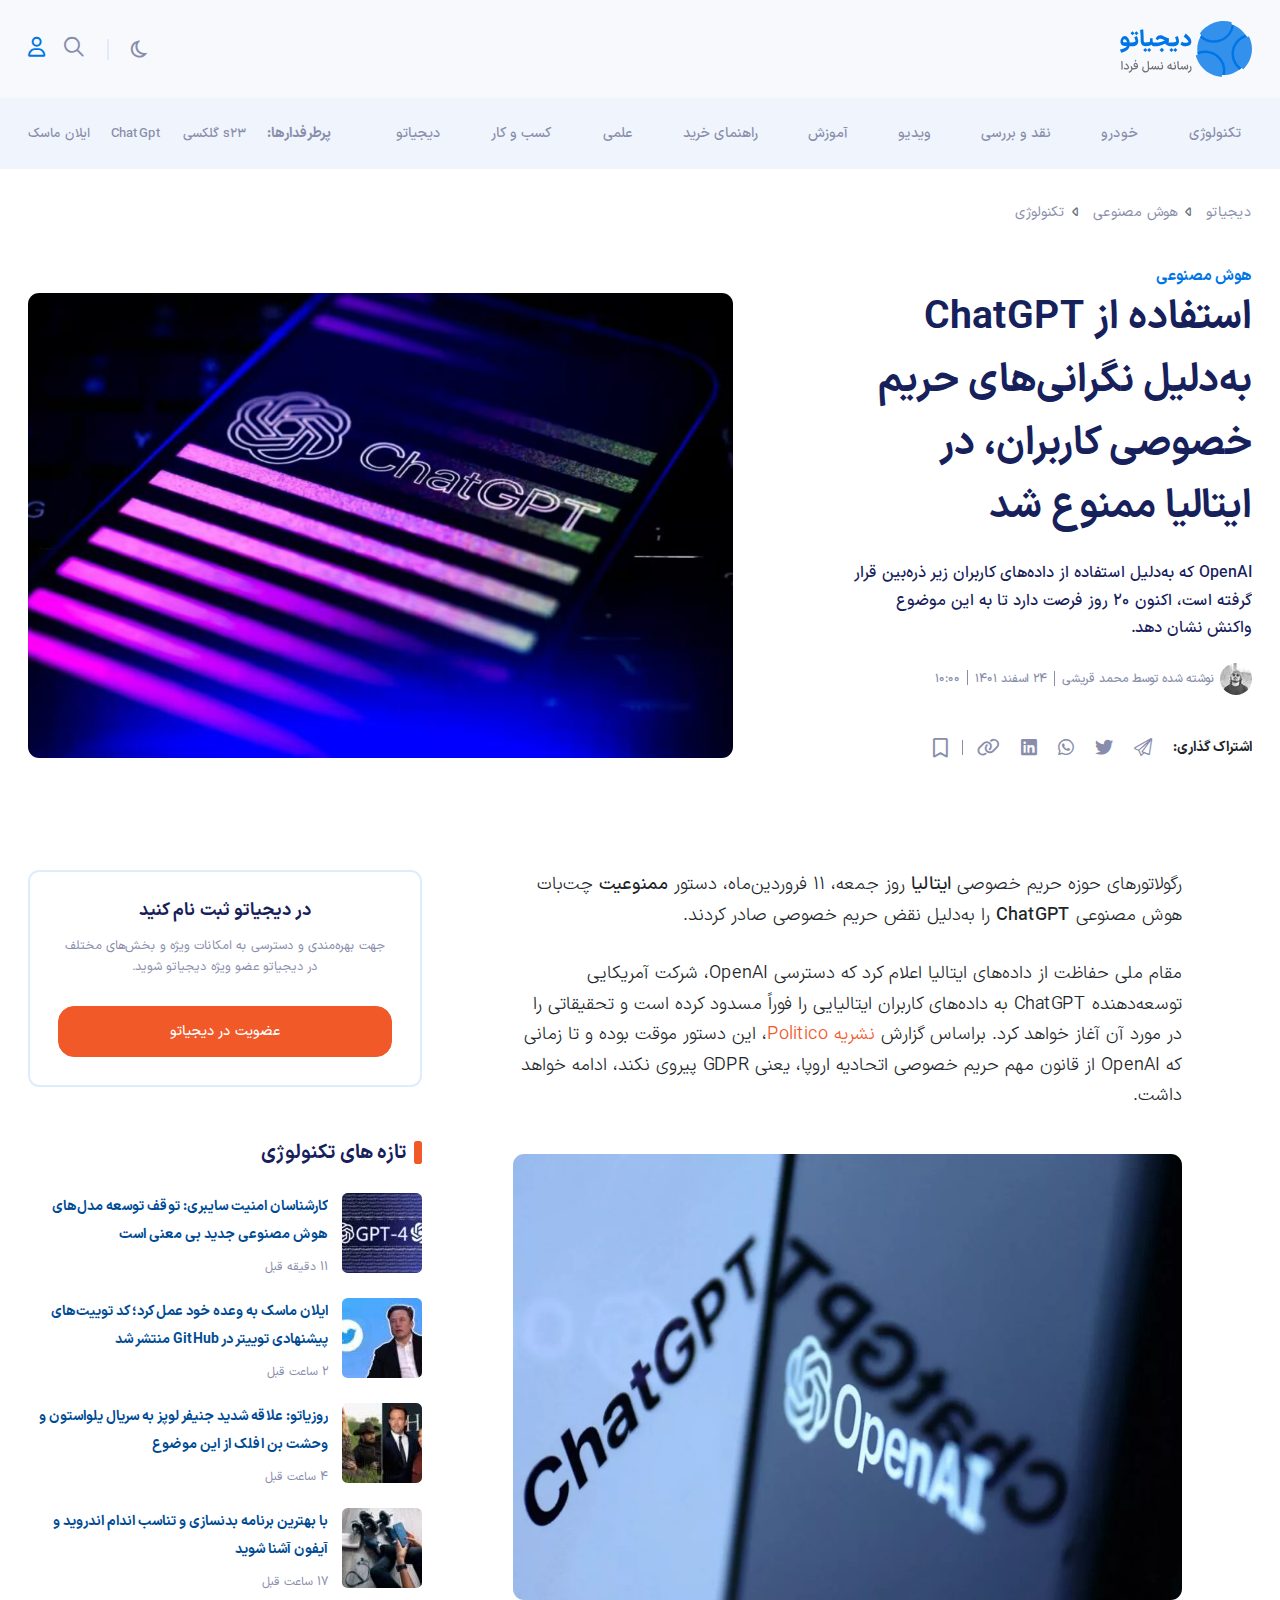
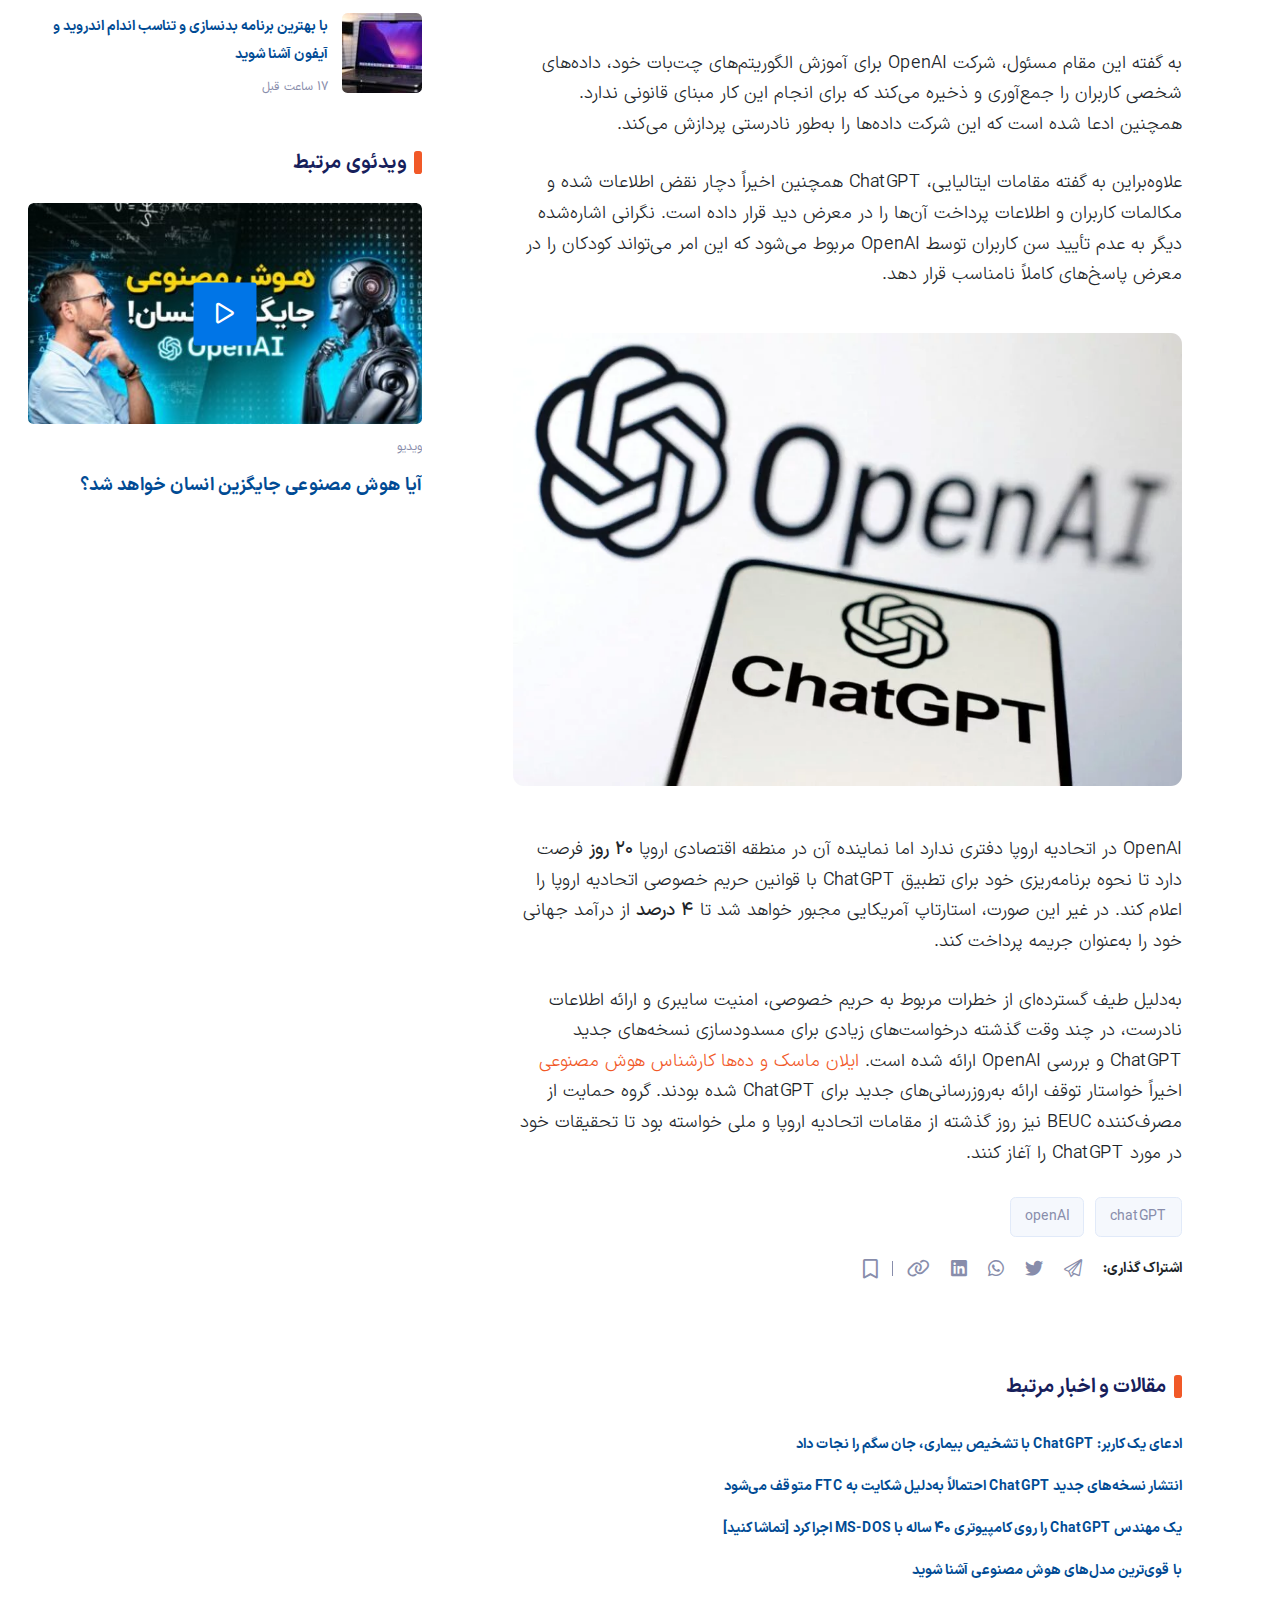
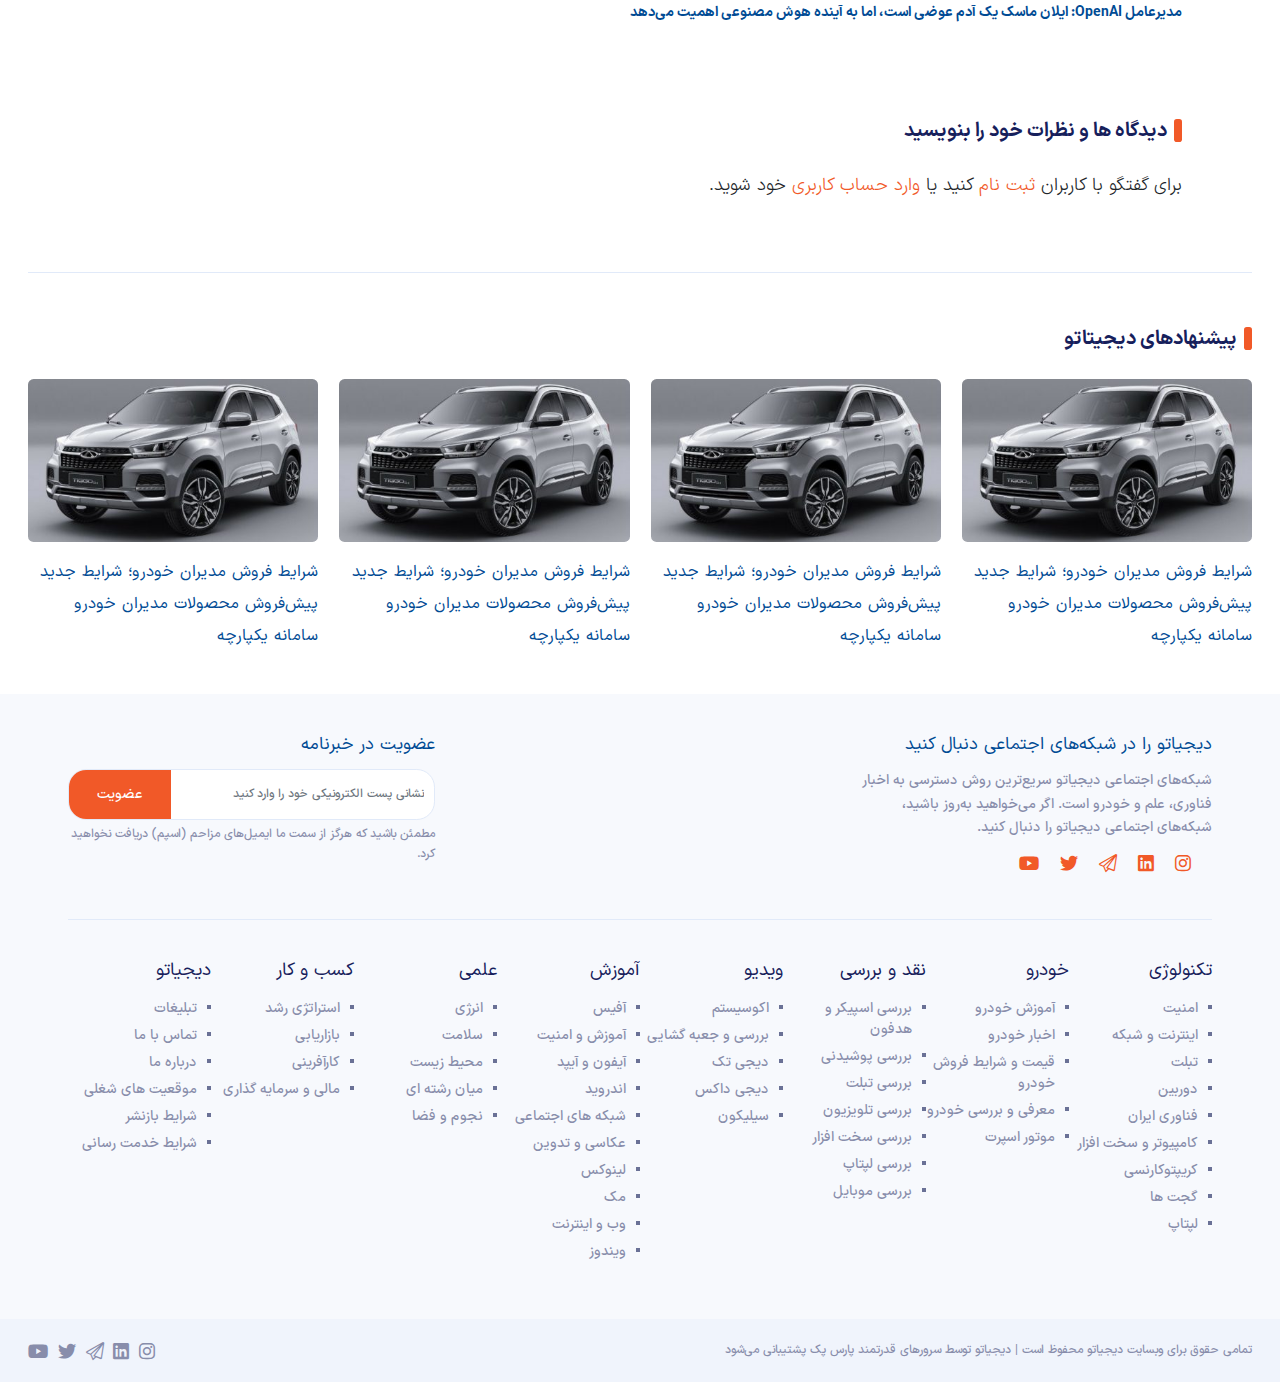
<file: single.html>
<!DOCTYPE html>
<html lang="en">
<head>
    <meta charset="UTF-8">
    <title>single</title>
    <meta name="viewport" content="width=device-width, initial-scale=1">
    <title>digiato</title>
<!--                <link rel="stylesheet" href="assets/css/bootstrap.min.css">-->
    <link rel="stylesheet" href="assets/css/bootstrap.rtl.min.css">
    <link rel="stylesheet" href="assets/css/all.min.css">
    <link rel="stylesheet" href="assets/css/IranSans.css">
    <link rel="stylesheet" href="style.css">
    <link rel="stylesheet" href="rtl.css">
    <script src="assets/js/jquery-3.6.3.min.js"></script>
    <script src="assets/js/main.js"></script>
    <script src="assets/js/bootstrap.bundle.min.js"></script>
    <script src="assets/js/swiper-bundle.min.js"></script>
    <script src="assets/js/jquery.validate.min.js"></script>
</head>
<body>
<!--header-->
<header class="site-header d-lg-block d-none" id="site-header">
    <div class="container">
        <div class="row">
            <div class="col-lg-12">
                <div id="header" class="row align-items-center justify-content-between">

                    <!--logo-->
                    <div class="col-auto">
                        <div class="site-branding">
                            <a href="#" class="logo-brand">
                                <img src="assets/imgs/logo.svg" alt="لوگوی دیجیاتو" class=" logo-light logoImg">
                                <img src="assets/imgs/logo-dark.svg" alt="لوگوی دیجیاتو" class="logo-dark logoImg">

                            </a>
                        </div>
                    </div>

                    <!--head-->
                    <div class="col-auto d-md-flex d-none">
                        <div class="head d-flex align-items-center">

                            <!--heade theme-->
                            <a href="#" class="head__theme">
                                <i class="fa-regular fa-moon"></i>
                            </a>

                            <!--search area-->
                            <div class="searchArea me-2">
                                <div id="searchArea">
                                    <form action="">
                                        <div class="input-group">
                                            <input type="text" class="form-control border-0 bg-transparent"
                                                   placeholder="کلمه کلیدی مورد نظر را جستجو کنید"
                                                   aria-label="Recipient's username" aria-describedby="searchBtn">
                                            <button class="btn p-0  border-0 searchBtn" type="button" id=""><i
                                                    class="fa-regular fa-magnifying-glass"></i></button>
                                        </div>
                                    </form>
                                </div>
                            </div>

                            <!--profile-->
                            <a href="#" class="head__profile ms-3" data-bs-toggle="modal" data-bs-target="#loginModal">
                                <i class="fa-regular fa-user"></i>
                            </a>
                            <!--                            <div class="userHeaderArea ms-3">-->
                            <!--                                <a href="#" class="userHeaderArea__picture">-->
                            <!--                                    <img src="assets/imgs/user7.png" alt="" class="w-100">-->
                            <!--                                </a>-->
                            <!--                            </div>-->
                        </div>
                    </div>
                </div>
            </div>
        </div>
    </div>
</header>

<!--site navigation-->
<div class="site-navigation-wrapper">
    <nav class="site-navigation">
        <div class="container navigation">
            <div class="row d-flex align-items-center justify-content-between">
                <!--hamburger menu-->
                <div class="col-auto d-lg-none d-flex align-items-center icon-toggle">
                    <a class="btn hamburgerMenuBtn align-items-center justify-content-center py-4"
                       data-bs-toggle="offcanvas" href="#mobileMenu" role="button"
                       aria-controls="mobileMenu">
                        <i class="fa-regular fa-bars"></i>
                    </a>
                    <button type="button" class="btn-close py-4" data-bs-dismiss="offcanvas"
                            aria-label="Close" data-bs-target="#mobileMenu"><i class="fa-regular fa-xmark"></i></button>
                </div>

                <!--primary menu-->
                <div class="col-auto d-lg-block d-none">
                    <div id="primary-menu" class="primary-menu">
                        <ul class="nav">
                            <li class="dropdown">
                                <a href="#" class="hasChildren dropdown-toggle" role="button" data-bs-toggle="dropdown"
                                   aria-expanded="false">تکنولوژی</a>
                                <ul class="dropdown-menu">
                                    <li class="dropdown dropdown-submenu dropend">
                                        <a href="#" class="dropdown-toggle" data-toggle="dropdown">Action</a>
                                        <ul class="dropdown-menu">
                                            <li class="more"><a href="#">Dropdown Link 4</a></li>
                                            <li><a href="#">Dropdown Submenu Link 4.1</a></li>
                                            <li><a href="#">Dropdown Submenu Link 4.2</a></li>
                                            <li><a href="#">Dropdown Submenu Link 4.3</a></li>
                                            <li><a href="#">Dropdown Submenu Link 4.4</a></li>

                                        </ul>
                                    </li>
                                    <li><a class="dropdown-item" href="#">Another action</a></li>
                                    <li><a class="dropdown-item" href="#">Something else here</a></li>
                                </ul>
                            </li>
                            <li><a href="#">خودرو</a></li>
                            <li><a href="#">نقد و بررسی</a></li>
                            <li><a href="#">ویدیو</a></li>
                            <li><a href="#">آموزش</a></li>
                            <li><a href="#">راهنمای خرید</a></li>
                            <li><a href="#">علمی</a></li>
                            <li><a href="#">کسب و کار</a></li>
                            <li><a href="#">دیجیاتو</a></li>
                        </ul>
                    </div>
                </div>

                <!--popularArea-->
                <div class="col-auto d-lg-block d-none">
                    <div class="popularArea d-flex align-items-center">
                        <strong>پرطرفدارها:</strong>
                        <ul class="nav list-unstyled">
                            <li><a href="#"> s23 گلکسی</a></li>
                            <li><a href="#">ChatGpt</a></li>
                            <li><a href="#">ایلان ماسک</a></li>
                        </ul>
                    </div>
                </div>

                <!--responsive logo-->
                <div class="col-auto d-lg-none d-block">
                    <a href="#" class="logo-brand">
                        <img src="assets/imgs/mini-logo-en.svg" alt="لوگوی دیجیاتو" class=" logo-light mini-logo">
                        <img src="assets/imgs/mini-logo-en-dark.svg" alt="لوگوی دیجیاتو" class="logo-dark mini-logo">
                    </a>
                </div>
            </div>
        </div>
    </nav>

    <!--Scroll page progress bar-->
    <div class="progress-container">
        <div class="progress-bar" id="progressBar"></div>
    </div>
</div>


<!--main-->
<main class="site-main " id="site-main">
    <div class="breadcrumbWrapper">
        <div class="container">
            <nav aria-label="breadcrumb">
                <ol class="breadcrumb">
                    <li class="breadcrumb-item"><a href="#">دیجیاتو</a></li>
                    <li class="breadcrumb-item"><a href="#">هوش مصنوعی</a></li>
                    <li class="breadcrumb-item" aria-current="page"><a href="#">تکنولوژی</a></li>
                </ol>
            </nav>
        </div>
    </div>
    <div class="dailyNewsPageHead">
        <div class="container">
            <div class="card  dailyNewsPageHeadItem">
                <div class="row align-items-end">
                    <div class="col-xl-5 col-lg-6  order-lg-1 order-2 mb-lg-0 mb-5">
                        <div class="dailyNewsPageHead__description">
                            <div class="card-overload--categories">
                                <a href="#" class="dailyNewsPageHead__description--category mb-md-0 mb-3 d-block">
                                    هوش مصنوعی</a>
                            </div>

                            <h1 class="dailyNewsPageHead__description--title  mb-4 d-block">
                                استفاده از ChatGPT به‌دلیل نگرانی‌های حریم خصوصی کاربران، در ایتالیا ممنوع شد
                            </h1>
                            <p class="dailyNewsPageHead__description--description mb-4 d-md-inline-block d-none">
                                OpenAI که به‌دلیل استفاده از داده‌های کاربران زیر ذره‌بین قرار گرفته است، اکنون 20 روز
                                فرصت دارد تا به این موضوع واکنش نشان دهد.

                            </p>
                            <div class="card__overload--info d-flex align-items-center mb-5">
                                <a href="#" class="card__overload--img me-2">
                                    <img src="assets/imgs/224206-32x32.jpg" alt="" class="w-100" loading="lazy">
                                </a>
                                <div class="card__overload--author d-flex align-items-center">
                                    <a href="#"> نوشته شده توسط محمد قریشی</a>
                                </div>
                                <span class="card__overload--date"> ۲۴ اسفند ۱۴۰۱ </span>
                                <span class="card__overload--time">  ۱۰:۰۰</span>
                            </div>
                            <div class="dailyNewsPageHead__description--social d-flex align-items-md-center  flex-md-row flex-row-reverse ">
                                <strong class="d-md-inline-block d-none">اشتراک گذاری:</strong>
                                <div class="share__icons">
                                    <div class="list-socialMedia">
                                        <ul class="nav d-flex align-items-center ">
                                            <li><a href="#"><i class="fa-light fa-paper-plane"></i></a></li>
                                            <li><a href="#"><i class="fa-brands fa-twitter"></i></a></li>
                                            <li><a href="#"><i class="fa-brands fa-whatsapp"></i></a></li>
                                            <li><a href="#"><i class="fa-brands fa-linkedin"></i></a></li>
                                            <li><a href="#"><i class="fa-sharp fa-regular fa-link"></i></a></li>
                                        </ul>
                                    </div>
                                </div>
                                <a href="#" class="icon-share">
                                    <i class="fa-regular fa-share-nodes"></i>
                                </a>
                                <a href="#" class="card__bookmark"><i class="fa-regular fa-bookmark"></i></a>

                            </div>
                        </div>
                    </div>
                    <div class="col-xl-7 col-lg-6 order-lg-2 order-1 mb-lg-0 mb-4">
                        <div class="dailyNewsPageHead__picture">
                            <img src="assets/imgs/ChatGPT-5-910x600.jpg" alt="" class="w-100">
                        </div>
                    </div>
                </div>
            </div>
        </div>
    </div>
    <div class="container">
        <div class="articleNewsPosts">
            <div class="row">
                <div class="col-lg-8 ">
                    <div class="articleNewsPosts__content">
                        <div class="articlePost">
                            <p>رگولاتورهای حوزه حریم خصوصی <strong>ایتالیا </strong>روز جمعه، 11 فروردین&zwnj;ماه، دستور
                                <strong>ممنوعیت </strong>چت&zwnj;بات هوش مصنوعی <strong>ChatGPT </strong>را به&zwnj;دلیل
                                نقض حریم خصوصی صادر کردند.</p>
                            <p>مقام ملی حفاظت از داده&zwnj;های ایتالیا اعلام کرد که دسترسی OpenAI، شرکت آمریکایی توسعه&zwnj;دهنده
                                ChatGPT به داده&zwnj;های کاربران ایتالیایی را فوراً مسدود کرده است و تحقیقاتی را در مورد
                                آن آغاز خواهد کرد. براساس گزارش <a class="global-rtl"
                                                                   href="https://www.politico.eu/article/italian-privacy-regulator-bans-chatgpt/"
                                                                   target="_blank" rel="noreferrer noopener nofollow">نشریه
                                    Politico</a>، این دستور موقت بوده و تا زمانی که OpenAI از قانون مهم حریم خصوصی
                                اتحادیه اروپا، یعنی GDPR پیروی نکند، ادامه خواهد داشت.</p>
                            <figure>
                                <img src="assets/imgs/ChatGPT-Italy-1024x682.jpg.webp" alt="" class="w-100">
                            </figure>
                            <p>به گفته این مقام مسئول، شرکت OpenAI برای آموزش الگوریتم&zwnj;های چت&zwnj;بات خود، داده&zwnj;های
                                شخصی کاربران را جمع&zwnj;آوری و ذخیره می&zwnj;کند که برای انجام این کار مبنای قانونی
                                ندارد. همچنین ادعا شده است که این شرکت داده&zwnj;ها را به&zwnj;طور نادرستی پردازش می&zwnj;کند.</p>
                            <p>علاوه&zwnj;براین به گفته مقامات ایتالیایی، ChatGPT همچنین اخیراً دچار نقض اطلاعات شده و
                                مکالمات کاربران و اطلاعات پرداخت آن&zwnj;ها را در معرض دید قرار داده است. نگرانی اشاره&zwnj;شده
                                دیگر به عدم تأیید سن کاربران توسط OpenAI مربوط می&zwnj;شود که این امر می&zwnj;تواند
                                کودکان را در معرض پاسخ&zwnj;های کاملاً نامناسب قرار دهد.</p>
                            <figure>
                                <img src="assets/imgs/OpenAI-1-1024x694.jpg.webp" alt="" class="w-100">
                            </figure>
                            <p>OpenAI در اتحادیه اروپا دفتری ندارد اما نماینده آن در منطقه اقتصادی اروپا <strong>20
                                روز</strong> فرصت دارد تا نحوه برنامه&zwnj;ریزی خود برای تطبیق ChatGPT با قوانین حریم
                                خصوصی اتحادیه اروپا را اعلام کند. در غیر این صورت، استارتاپ آمریکایی مجبور خواهد شد تا
                                <strong>4 درصد</strong> از درآمد جهانی خود را به&zwnj;عنوان جریمه پرداخت کند.</p>
                            <p>به&zwnj;دلیل طیف گسترده&zwnj;ای از خطرات مربوط به حریم خصوصی، امنیت سایبری و ارائه
                                اطلاعات نادرست، در چند وقت گذشته درخواست&zwnj;های زیادی برای مسدودسازی نسخه&zwnj;های
                                جدید ChatGPT و بررسی OpenAI ارائه شده است. <a class="global-rtl"
                                                                              href="https://digiato.com/article/2023/03/29/tech-enthusiasts-open-letter-to-stop-developing-more-advanced-ai"
                                                                              target="_blank" rel="noreferrer noopener">ایلان
                                    ماسک و ده&zwnj;ها کارشناس هوش مصنوعی</a> اخیراً خواستار توقف ارائه به&zwnj;روزرسانی&zwnj;های
                                جدید برای ChatGPT شده بودند. گروه حمایت از مصرف&zwnj;کننده BEUC نیز روز گذشته از مقامات
                                اتحادیه اروپا و ملی خواسته بود تا تحقیقات خود در مورد ChatGPT را آغاز کنند.</p>
                            <div class="postTools mb-5">
                                <div class="postTools__keywords">
                                    <a href="#">chatGPT</a>
                                    <a href="#">openAI</a>
                                </div>
                                <div class="dailyNewsPageHead__description--social d-flex align-items-md-center  flex-md-row flex-row-reverse d-lg-flex d-none postTools__share mb-4">
                                    <strong class="d-md-inline-block d-none">اشتراک گذاری:</strong>
                                    <div class="share__icons">
                                        <div class="list-socialMedia">
                                            <ul class="nav d-flex align-items-center ">
                                                <li><a href="#"><i class="fa-light fa-paper-plane"></i></a></li>
                                                <li><a href="#"><i class="fa-brands fa-twitter"></i></a></li>
                                                <li><a href="#"><i class="fa-brands fa-whatsapp"></i></a></li>
                                                <li><a href="#"><i class="fa-brands fa-linkedin"></i></a></li>
                                                <li><a href="#"><i class="fa-sharp fa-regular fa-link"></i></a></li>
                                            </ul>
                                        </div>
                                    </div>
                                    <a href="#" class="icon-share">
                                        <i class="fa-regular fa-share-nodes"></i>
                                    </a>
                                    <a href="#" class="card__bookmark"><i class="fa-regular fa-bookmark"></i></a>

                                </div>
                            </div>
                            <div class="postRelated">
                                <h5 class="siteTitle">مقالات و اخبار مرتبط</h5>
                                <ul class="nav flex-column">
                                    <li><a href="#">ادعای یک کاربر: ChatGPT با تشخیص بیماری، جان سگم را نجات داد</a></li>
                                    <li><a href="#">انتشار نسخه‌های جدید ChatGPT احتمالاً به‌دلیل شکایت به FTC متوقف
                                        می‌شود</a></li>
                                    <li><a href="#">یک مهندس ChatGPT را روی کامپیوتری 40 ساله با MS-DOS اجرا کرد [تماشا
                                        کنید]</a></li>
                                    <li><a href="#">با قوی‌ترین مدل‌های هوش‌ مصنوعی آشنا شوید</a></li>
                                    <li><a href="#">مدیرعامل OpenAI: ایلان ماسک یک آدم عوضی است، اما به آینده هوش مصنوعی
                                        اهمیت می‌دهد</a></li>
                                </ul>
                            </div>
                            <div class="postComments">
                                <h5 class="siteTitle">دیدگاه ها و نظرات خود را بنویسید</h5>
                                <p class="must-log-in">برای گفتگو با کاربران <a href="#">ثبت نام</a> کنید
                                    یا <a href="#">وارد حساب کاربری</a> خود
                                    شوید.</p>
                            </div>
                        </div>

                    </div>
                </div>
                <div class="col-xxl-3 col-lg-4 d-lg-block d-none">
                    <div class="articleNewsPosts__sidebar">
                        <div class="registerWidget  mb-5">
                            <h5 class="registerWidget--title">
                                در دیجیاتو ثبت نام کنید
                            </h5>
                            <p>جهت بهره‌مندی و دسترسی به امکانات ویژه و بخش‌های مختلف در دیجیاتو عضو ویژه دیجیاتو
                                شوید.</p>
                            <a href="#" class="btn btn--primary btn--round registerModalOpen">عضویت در دیجیاتو</a>
                        </div>
                        <div class="lastMiniNews mb-5">
                            <h5 class="siteTitle">تازه های تکنولوژی</h5>
                            <div class="miniCard d-flex justify-content-between mb-4">
                                <div class="miniCard__picture d-flex justify-content-end me-3">
                                    <a href="#">
                                        <img src="assets/imgs/GPT-r-80x80.jpg.webp" alt="ارتباط ماهواره&zwnj;ای کوالکام"
                                             loading="lazy">
                                    </a>
                                </div>
                                <div class=" miniCard__title">
                                    <a href="#">
                                        <p>
                                            کارشناسان امنیت سایبری: توقف توسعه مدل‌های هوش مصنوعی جدید بی معنی است
                                        </p>
                                        <span class="miniCard__date">11 دقیقه قبل</span>
                                    </a>
                                </div>
                            </div>
                            <div class="miniCard d-flex justify-content-between mb-4">
                                <div class="miniCard__picture d-flex justify-content-end me-3">
                                    <a href="#">
                                        <img src="assets/imgs/Elon-Musk-80x80.jpg.webp"
                                             alt="ارتباط ماهواره&zwnj;ای کوالکام" loading="lazy">
                                    </a>
                                </div>
                                <div class=" miniCard__title">
                                    <a href="#">
                                        <p>
                                            ایلان ماسک به وعده خود عمل کرد؛ کد توییت‌های پیشنهادی توییتر در GitHub منتشر
                                            شد
                                        </p>
                                        <span class="miniCard__date">2 ساعت قبل</span>
                                    </a>
                                </div>
                            </div>
                            <div class="miniCard d-flex justify-content-between mb-4">
                                <div class="miniCard__picture d-flex justify-content-end me-3">
                                    <a href="#">
                                        <img src="assets/imgs/yellowstone-ben-affleck-jennifer-lopez-032323-c0b5bbfe170e42c3abf34bf79012ae4e-1-1024x683-1-80x80.jpg.webp"
                                             alt="ارتباط ماهواره&zwnj;ای کوالکام" loading="lazy">
                                    </a>
                                </div>
                                <div class=" miniCard__title">
                                    <a href="#">
                                        <p>
                                            روزیاتو: علاقه شدید جنیفر لوپز به سریال یلواستون و وحشت بن افلک از این موضوع
                                        </p>
                                        <span class="miniCard__date">4 ساعت قبل</span>
                                    </a>
                                </div>
                            </div>
                            <div class="miniCard d-flex justify-content-between mb-4">
                                <div class="miniCard__picture d-flex justify-content-end me-3">
                                    <a href="#">
                                        <img src="assets/imgs/Fitness-App-80x80.jpg.webp"
                                             alt="ارتباط ماهواره&zwnj;ای کوالکام" loading="lazy">
                                    </a>
                                </div>
                                <div class=" miniCard__title">
                                    <a href="#">
                                        <p>
                                            با بهترین برنامه‌ بدنسازی و تناسب اندام اندروید و آیفون آشنا شوید
                                        </p>
                                        <span class="miniCard__date">17 ساعت قبل</span>
                                    </a>
                                </div>
                            </div>
                            <div class="miniCard d-flex justify-content-between mb-4">
                                <div class="miniCard__picture d-flex justify-content-end me-3">
                                    <a href="#">
                                        <img src="assets/imgs/MacBook-Air-M2-5-80x80.jpg"
                                             alt="ارتباط ماهواره&zwnj;ای کوالکام" loading="lazy">
                                    </a>
                                </div>
                                <div class=" miniCard__title">
                                    <a href="#">
                                        <p>

                                            با بهترین برنامه‌ بدنسازی و تناسب اندام اندروید و آیفون آشنا شوید

                                        </p>
                                        <span class="miniCard__date">17 ساعت قبل</span>
                                    </a>
                                </div>
                            </div>
                        </div>
                        <div class="videoWidget">
                            <h5 class="siteTitle">ویدئوی مرتبط</h5>
                            <div class="card videoCard">
                                <a href="#" class="card__picture">
                                    <img src="assets/imgs/AI-2@2x-414x233.jpg" alt="" loading="lazy">
                                </a>
                                <div class="card-overload">
                                    <a href="#" class="card__overload--link"></a>
                                    <div class="card-overload--categories">
                                        <a href="#" class="card__overload--category mb-3">ویدیو</a>
                                    </div>

                                    <a href="#" class="card__overload--title">
                                        آیا هوش مصنوعی جایگزین انسان خواهد شد؟
                                    </a>
                                </div>

                            </div>
                        </div>
                    </div>
                </div>
            </div>
        </div>
        <div class="digiatoSuggestions mt-lg-5 mt-4">
            <div class="row">
                <div class="col-12">
                    <h5 class="siteTitle">پیشنهادهای دیجیتاتو</h5>
                </div>
            </div>
            <div class="row">
                <div class="col-xl-3 col-lg-4 col-md-6 articleCardWrapper">
                    <div class="articleCard">
                        <div class="articleCard__picture">
                            <a href="#" class="d-block w-100 h-100">
                                <img src="assets/imgs/chery-tiggo-5x-tiggo-4-1-414x233.jpg" alt="" class="w-100">
                            </a>
                        </div>
                        <div class="articleCard__details">
                            <a href="#" class="articleCard__details--title">
                                شرایط فروش مدیران خودرو؛ شرایط جدید پیش‌فروش محصولات مدیران خودرو سامانه یکپارچه
                            </a>
                        </div>
                    </div>
                </div>
                <div class="col-xl-3 col-lg-4 col-md-6 articleCardWrapper">
                    <div class="articleCard">
                        <div class="articleCard__picture">
                            <a href="#" class="d-block w-100 h-100">
                                <img src="assets/imgs/chery-tiggo-5x-tiggo-4-1-414x233.jpg" alt="" class="w-100">
                            </a>
                        </div>
                        <div class="articleCard__details">
                            <a href="#" class="articleCard__details--title">
                                شرایط فروش مدیران خودرو؛ شرایط جدید پیش‌فروش محصولات مدیران خودرو سامانه یکپارچه
                            </a>
                        </div>
                    </div>
                </div>
                <div class="col-xl-3 col-lg-4 col-md-6 articleCardWrapper">
                    <div class="articleCard">
                        <div class="articleCard__picture">
                            <a href="#" class="d-block w-100 h-100">
                                <img src="assets/imgs/chery-tiggo-5x-tiggo-4-1-414x233.jpg" alt="" class="w-100">
                            </a>
                        </div>
                        <div class="articleCard__details">
                            <a href="#" class="articleCard__details--title">
                                شرایط فروش مدیران خودرو؛ شرایط جدید پیش‌فروش محصولات مدیران خودرو سامانه یکپارچه
                            </a>
                        </div>
                    </div>
                </div>
                <div class="col-xl-3 col-lg-4 col-md-6 articleCardWrapper">
                    <div class="articleCard">
                        <div class="articleCard__picture">
                            <a href="#" class="d-block w-100 h-100">
                                <img src="assets/imgs/chery-tiggo-5x-tiggo-4-1-414x233.jpg" alt="" class="w-100">
                            </a>
                        </div>
                        <div class="articleCard__details">
                            <a href="#" class="articleCard__details--title">
                                شرایط فروش مدیران خودرو؛ شرایط جدید پیش‌فروش محصولات مدیران خودرو سامانه یکپارچه
                            </a>
                        </div>
                    </div>
                </div>
            </div>
        </div>
    </div>

    <div class="site-footer">
        <div class="container">
            <div class="row">
                <!--footer-->
                <div class="col-12">
                    <div class="footer">
                        <div class="foot">
                            <div class="row justify-content-between">
                                <div class="col-xl-4 col-lg-6 col-12">
                                    <div class="foot__social d-flex  flex-column">
                                        <h5 class="d-md-inline-block d-none">دیجیاتو را در شبکه‌های اجتماعی دنبال
                                            کنید</h5>
                                        <h5 class="d-md-none d-inline-block mb-sm-0 mb-4">دیجیاتو در شبکه‌های اجتماعی </h5>
                                        <p class="d-lg-block d-none">شبکه‌های اجتماعی دیجیاتو سریع‌ترین روش دسترسی به
                                            اخبار فناوری، علم و خودرو
                                            است. اگر
                                            می‌خواهید به‌روز باشید، شبکه‌های اجتماعی دیجیاتو را دنبال کنید.</p>
                                        <div class="list-socialMedia">
                                            <ul class="nav d-flex align-items-center ">
                                                <li><a href="#"><i class="fa-brands fa-instagram"></i></a></li>
                                                <li><a href="#"><i class="fa-brands fa-linkedin"></i></a></li>
                                                <li><a href="#"><i class="fa-light fa-paper-plane"></i></a></li>
                                                <li><a href="#"><i class="fa-brands fa-twitter"></i></a></li>
                                                <li><a href="#"><i class="fa-brands fa-youtube"></i></a></li>
                                            </ul>
                                        </div>
                                    </div>
                                </div>
                                <div class="col-xl-4 col-lg-6 col-12">
                                    <div class="foot__newsletter">
                                        <h5>عضویت در خبرنامه</h5>
                                        <form action="" class="foot__newsletter--form">
                                            <div class="input-group">
                                                <input type="text" class="form-control border-0 bg-transparent"
                                                       placeholder="نشانی پست الکترونیکی خود را وارد کنید"
                                                       aria-label="Recipient's username" aria-describedby="form-button">
                                                <button class="btn border-0" type="submit" id="form-button">عضویت
                                                </button>
                                            </div>
                                        </form>
                                        <p>مطمئن باشید که هرگز از سمت ما ایمیل‌های مزاحم (اسپم) دریافت نخواهید کرد.</p>
                                    </div>
                                </div>
                            </div>
                        </div>
                        <div class="links">
                            <div class="links__items">
                                <h6 class="accordion-button">تکنولوژی</h6>
                                <ul class="list-unstyled">
                                    <li><a href="#">امنیت</a></li>
                                    <li><a href="#">اینترنت و شبکه</a></li>
                                    <li><a href="#">تبلت</a></li>
                                    <li><a href="#">دوربین</a></li>
                                    <li><a href="#">فناوری ایران</a></li>
                                    <li><a href="#">کامپیوتر و سخت افزار</a></li>
                                    <li><a href="#">کریپتوکارنسی</a></li>
                                    <li><a href="#">گجت ها</a></li>
                                    <li><a href="#">لپتاپ</a></li>
                                </ul>
                            </div>
                            <div class="links__items">
                                <h6 class="accordion-button">خودرو</h6>
                                <ul class="list-unstyled">
                                    <li><a href="#">آموزش خودرو</a></li>
                                    <li><a href="#">اخبار خودرو</a></li>
                                    <li><a href="#">قیمت و شرایط فروش خودرو</a></li>
                                    <li><a href="#">معرفی و بررسی خودرو</a></li>
                                    <li><a href="#">موتور اسپرت</a></li>
                                </ul>
                            </div>
                            <div class="links__items">
                                <h6 class="accordion-button">نقد و بررسی</h6>
                                <ul class="list-unstyled">
                                    <li><a href="#">بررسی اسپیکر و هدفون</a></li>
                                    <li><a href="#">بررسی پوشیدنی</a></li>
                                    <li><a href="#">بررسی تبلت</a></li>
                                    <li><a href="#">بررسی تلویزیون</a></li>
                                    <li><a href="#">بررسی سخت افزار</a></li>
                                    <li><a href="#">بررسی لپتاپ</a></li>
                                    <li><a href="#">بررسی موبایل</a></li>
                                </ul>
                            </div>
                            <div class="links__items">
                                <h6 class="accordion-button">ویدیو</h6>
                                <ul class="list-unstyled">
                                    <li><a href="#">اکوسیستم</a></li>
                                    <li><a href="#">بررسی و جعبه گشایی</a></li>
                                    <li><a href="#">دیجی تک</a></li>
                                    <li><a href="#">دیجی داکس</a></li>
                                    <li><a href="#">سیلیکون</a></li>
                                </ul>
                            </div>
                            <div class="links__items">
                                <h6 class="accordion-button">آموزش</h6>
                                <ul class="list-unstyled">
                                    <li><a href="#">آفیس</a></li>
                                    <li><a href="#">آموزش و امنیت</a></li>
                                    <li><a href="#">آیفون و آیپد</a></li>
                                    <li><a href="#">اندروید</a></li>
                                    <li><a href="#">شبکه های اجتماعی</a></li>
                                    <li><a href="#">عکاسی و تدوین</a></li>
                                    <li><a href="#">لینوکس</a></li>
                                    <li><a href="#">مک</a></li>
                                    <li><a href="#">وب و اینترنت</a></li>
                                    <li><a href="#">ویندوز</a></li>
                                </ul>
                            </div>
                            <div class="links__items">
                                <h6 class="accordion-button">علمی</h6>
                                <ul class="list-unstyled">
                                    <li><a href="#">انرژی</a></li>
                                    <li><a href="#">سلامت</a></li>
                                    <li><a href="#">محیط زیست</a></li>
                                    <li><a href="#">میان رشته ای</a></li>
                                    <li><a href="#">نجوم و فضا</a></li>
                                </ul>
                            </div>
                            <div class="links__items">
                                <h6 class="accordion-button">کسب و کار</h6>
                                <ul class="list-unstyled">
                                    <li><a href="#">استراتژی رشد</a></li>
                                    <li><a href="#">بازاریابی</a></li>
                                    <li><a href="#">کارآفرینی</a></li>
                                    <li><a href="#">مالی و سرمایه گذاری</a></li>
                                </ul>
                            </div>
                            <div class="links__items">
                                <h6 class="accordion-button">دیجیاتو</h6>
                                <ul class="list-unstyled">
                                    <li><a href="#">تبلیغات</a></li>
                                    <li><a href="#">تماس با ما</a></li>
                                    <li><a href="#">درباره ما</a></li>
                                    <li><a href="#">موقعیت های شغلی</a></li>
                                    <li><a href="#">شرایط بازنشر</a></li>
                                    <li><a href="#">شرایط خدمت رسانی</a></li>
                                </ul>
                            </div>
                        </div>
                    </div>
                </div>
            </div>
        </div>
    </div>

    <!--copy right-->
    <div class="copyright">
        <div class="container">
            <div class="row align-items-center justify-content-between">
                <div class="col-auto">
                    <p>تمامی حقوق برای وبسایت دیجیاتو محفوظ است | دیجیاتو توسط سرورهای قدرتمند <a
                            href="https://parspack.com" target="_blank">پارس پک</a> پشتیبانی می&zwnj;شود</p>
                </div>
                <div class="col-auto d-md-block d-none">
                    <div class="list-socialMedia">
                        <ul class="nav d-flex align-items-center justify-content-around">
                            <li><a href="#"><i class="fa-brands fa-instagram"></i></a></li>
                            <li><a href="#"><i class="fa-brands fa-linkedin"></i></a></li>
                            <li><a href="#"><i class="fa-light fa-paper-plane"></i></a></li>
                            <li><a href="#"><i class="fa-brands fa-twitter"></i></a></li>
                            <li><a href="#"><i class="fa-brands fa-youtube"></i></a></li>
                        </ul>
                    </div>
                </div>
            </div>
        </div>
    </div>
</main>

<!--hamburger mobile menu-->
<div class="offcanvas offcanvas-start" tabindex="-1" id="mobileMenu" aria-labelledby="mobileMenuLabel">
    <div class="offcanvas-wrapper d-flex justify-content-start flex-column">
        <div class="offcanvas-header d-flex flex-column p-0">

            <div class="mobileMenu__top">
                <div class="head d-flex align-items-center">

                    <!--profile-->
                    <a href="#" class="head__profile ms-4 d-flex align-items-center " data-bs-toggle="modal"
                       data-bs-target="#loginModal">
                        <i class="fa-regular fa-user me-2"></i>
                        ورود به حساب کاربری
                    </a>

                    <!--search area-->
                    <div class="searchArea me-2">
                        <button class="btn p-0  border-0 searchBtn ms-4 responsiveSearchBtn" type="button"><i
                                class="fa-regular fa-magnifying-glass"></i></button>
                    </div>

                    <!--head theme-->
                    <a href="#" class="head__theme">
                        <i class="fa-regular fa-moon"></i>
                    </a>
                </div>
            </div>
        </div>
        <div class="offcanvas-body">

            <div class="mobileMenu__middle">
                <ul class="nav flex-column primary-menu">
                    <li class="withSubmenu">
                        <a href="#">تکنولوژی</a>
                        <div class="subMenuMobile">
                            <div class="subMenuMobile__in px-3 h-100">
                                <div class="mobileMenu__top d-flex align-items-center justify-content-between">
                                    <button type="button" class="btn d-flex align-items-center backBtn py-0"><i
                                            class="fa-sharp fa-regular fa-arrow-left me-2"></i>تازه های موبایل
                                    </button>
                                    <!--                                    <button type="button" class="btn-close py-0" data-bs-dismiss="offcanvas"-->
                                    <!--                                            aria-label="Close"><i class="fa-regular fa-xmark"></i></button>-->
                                </div>
                                <div class="mobileMenu__middle mt-3">
                                    <ul class="nav flex-column primary-menu">
                                        <li><a href="#">تازه های موبایل</a></li>
                                        <li><a href="#">موبایل</a></li>
                                        <li><a href="#">تبلت</a></li>
                                        <li><a href="#">لپتاپ</a></li>
                                        <li><a href="#">کیان</a></li>
                                        <li><a href="#">دوربین</a></li>
                                        <li><a href="#">گجت ها</a></li>
                                        <li><a href="#">نرم افزار و اپلکیشن</a></li>
                                        <li><a href="#">کامپیوتر و سخت افزار</a></li>
                                        <li><a href="#">لوازم خانگی هوشمند</a></li>
                                        <li><a href="#">اینترنت و شبکه</a></li>
                                        <li><a href="#">هوش مصنوعی</a></li>
                                        <li><a href="#">فناوری ایران</a></li>
                                        <li><a href="#">امنیت</a></li>
                                    </ul>
                                </div>
                            </div>
                        </div>
                    </li>
                    <li><a href="#">خودرو</a></li>
                    <li><a href="#">نقد و بررسی</a></li>
                    <li><a href="#">ویدیو</a></li>
                    <li class="withSubmenu">
                        <a href="#">آموزش</a>
                        <div class="subMenuMobile">
                            <div class="subMenuMobile__in px-3 h-100">
                                <div class="mobileMenu__top d-flex align-items-center justify-content-between">
                                    <button type="button" class="btn d-flex align-items-center backBtn"><i
                                            class="fa-sharp fa-regular fa-arrow-left me-2"></i>تازه های موبایل
                                    </button>
                                    <button type="button" class="btn-close" data-bs-dismiss="offcanvas"
                                            aria-label="Close"><i class="fa-regular fa-xmark"></i></button>
                                </div>
                                <div class="mobileMenu__middle">
                                    <ul class="nav flex-column primary-menu">
                                        <li><a href="#">تازه های موبایل</a></li>
                                        <li><a href="#">امنیت</a></li>
                                        <li><a href="#">نرم افزار و اپلکیشن</a></li>
                                        <li><a href="#">موبایل</a></li>
                                        <li><a href="#">تبلت</a></li>
                                        <li><a href="#">لپتاپ</a></li>
                                        <li><a href="#">کیان</a></li>
                                        <li><a href="#">دوربین</a></li>
                                        <li><a href="#">گجت ها</a></li>
                                        <li><a href="#">کامپیوتر و سخت افزار</a></li>
                                        <li><a href="#">لوازم خانگی هوشمند</a></li>
                                        <li><a href="#">اینترنت و شبکه</a></li>
                                        <li><a href="#">هوش مصنوعی</a></li>
                                        <li><a href="#">فناوری ایران</a></li>
                                    </ul>
                                </div>
                            </div>
                        </div>
                    </li>
                    <li><a href="#">راهنمای خرید</a></li>
                    <li><a href="#">علمی</a></li>
                    <li><a href="#">کسب و کار</a></li>
                    <li><a href="#">کسب و کار</a></li>
                    <li><a href="#">کسب و کار</a></li>
                    <li><a href="#">کسب و کار</a></li>
                    <li><a href="#">کسب و کار</a></li>
                    <li><a href="#">دیجیاتو</a></li>
                </ul>
            </div>
        </div>
        <div class="openSearchMobile px-4">
            <div class="mobileMenu__top d-flex align-items-center justify-content-between border-0">
                <button type="button" class="btn d-flex align-items-center backBtn p-0"><i
                        class="fa-sharp fa-regular fa-arrow-left me-2"></i>جستجو
                </button>
            </div>
            <div class="mobileMenu__middle mt-3">
                <div class="input-group responsiveSearch-input mb-4">
                    <input type="text" class="form-control border-0 bg-transparent"
                           placeholder="کلمه کلیدی مورد نظر خود را جستجو کنید" aria-label="search"
                           aria-describedby="basic-addon2">
                    <div class="input-group-append">
                        <button class="btn btn-outline-secondary border-0" type="button"><i
                                class="fa-regular fa-magnifying-glass"></i></button>
                    </div>
                </div>
                <h6 class="siteTitle">بیشترین کلمات کلیدی جستجو شده</h6>
                <div class="openSearchMobile__keywords">
                    <ul class="nav">
                        <li><a href="#">apple 8</a></li>
                        <li><a href="#">بلومرگ</a></li>
                        <li><a href="#">اپل</a></li>
                        <li><a href="#">اینستگرام</a></li>
                        <li><a href="#">آیفون</a></li>
                        <li><a href="#">مین</a></li>
                        <li><a href="#">ویندوز</a></li>
                        <li><a href="#">موبایل</a></li>
                    </ul>
                </div>
            </div>
        </div>
    </div>
    <div class="offcanvas-footer">
        <div class="pollDigiato d-flex align-items-center justify-content-center">
            <i class="fa-regular fa-message-medical me-2"></i>
            ثبت بازخورد
        </div>
        <div class="mobileMenu__bottom">
            <div class="list-socialMedia">
                <ul class="nav d-flex align-items-center justify-content-around">
                    <li><a href="#"><i class="fa-brands fa-instagram"></i></a></li>
                    <li><a href="#"><i class="fa-brands fa-linkedin"></i></a></li>
                    <li><a href="#"><i class="fa-light fa-paper-plane"></i></a></li>
                    <li><a href="#"><i class="fa-brands fa-twitter"></i></a></li>
                    <li><a href="#"><i class="fa-brands fa-youtube"></i></a></li>
                </ul>
            </div>
        </div>
    </div>
</div>
</body>
</html>
</file>
<file: assets/css/IranSans.css>
@font-face {
    font-family: IranSans;
    font-weight: 100;
    src: url('../fonts/IRANSansXFaNum-Thin.woff');
}
@font-face {
    font-family: IranSans;
    font-weight: 300;
    src: url('../fonts/IRANSansXFaNum-Light.woff');
}
@font-face {
    font-family: IranSans;
    font-weight: 400;
    src: url('../fonts/IRANSansXFaNum-Medium.woff');

}
@font-face {
    font-family: IranSans;
    font-weight: 500;
    src: url('../fonts/IRANSansXFaNum-Regular.woff');
}
@font-face {
    font-family: IranSans;
    font-weight: 700;
    src: url('../fonts/IRANSansXFaNum-Bold.woff');
}
@font-face {
    font-family: IranSans;
    font-weight: 800;
    src: url('../fonts/IRANSansXFaNum-ExtraBold.woff');
}
@font-face {
    font-family: IranSans;
    font-weight: 900;
    src: url('../fonts/IRANSansXFaNum-Black.woff');
}
</file>
<file: style.css>
@charset "UTF-8";
:root {
  --header-backgroundColor: #f7f9fd;
  --darkHeaderBackgroundColor: #161718;
  --gray-border: #e1eaf9;
  --white: #fff;
  --text-color: #888dab;
  --dark-blue: #16205b;
  --primary-color: #0075e7;
  --secondary-color: #f15928;
  --dark-searchArea: #43464a;
  --dark-body: #161718;
  --dark-mobildMenu: #2d2e31;
  --light-textColor: #e1eaf9;
  --navigation-background: #f0f4fc;
  --black: #000;
  --blue: #004b94;
  --lightBlue: #ddedfc;
  --footerBackground: #f7f9fd; }

html {
  font-size: 14px; }

body {
  font-family: IranSans, 'Figtree';
  font-size: 1rem;
  transition: all 0.3s;
  margin: 0;
  padding: 0 !important; }
  body.sticky .popularArea {
    opacity: 0;
    visibility: hidden; }

@media (min-width: 992px) {
  body.sticky .navigation {
    padding-left: 5rem; } }
a {
  text-decoration: none; }

.popularArea {
  opacity: 1;
  visibility: visible;
  transition: all 0.3s; }

.container {
  max-width: 1624px;
  margin: 0 auto;
  width: 100% !important;
  padding-left: 2rem;
  padding-right: 2rem; }

.latestIranianNews__big {
  height: 100%; }

.homeCardsFooter .miniCard .miniCard__picture {
  margin-right: 1rem; }

#offcanvasFilter {
  height: 40rem; }

@media (max-width: 992px) {
  .showSearchFilter {
    width: 100%; } }
.miniCard .miniCard__title {
  flex: 1;
  font-weight: bold; }
  .miniCard .miniCard__title p {
    color: var(--blue);
    line-height: 2;
    display: -webkit-box;
    max-width: 100%;
    -webkit-line-clamp: 2;
    -webkit-box-orient: vertical;
    text-overflow: ellipsis;
    overflow: hidden;
    margin-bottom: 0.5rem; }
.miniCard .miniCard__picture {
  border-radius: 0.4rem;
  width: 80px;
  height: 80px;
  display: block;
  overflow: hidden; }
  .miniCard .miniCard__picture a {
    width: 100%;
    height: 100%; }
  .miniCard .miniCard__picture img {
    transition: all 1s; }
.miniCard:hover .miniCard__picture img {
  transform: scale(1.1); }
.miniCard .miniCard__date {
  font-size: 12px;
  color: var(--text-color);
  font-weight: 500; }

.latestIranianNews__mini .miniCards {
  display: flex;
  flex-direction: column;
  justify-content: space-between; }
  .latestIranianNews__mini .miniCards .miniCard .miniCard__picture {
    margin-right: 1rem; }
  .latestIranianNews__mini .miniCards .miniCard .card__overload--info {
    color: var(--text-color); }
    .latestIranianNews__mini .miniCards .miniCard .card__overload--info .card__overload--author::after {
      background-color: var(--text-color); }

@media (min-width: 1600px) {
  .container {
    width: 1616px; } }
@media (min-width: 992px) {
  .container {
    width: 986px; } }
@media (min-width: 768px) {
  .container {
    width: 766px; }

  .card.card--full .card-overload .card__overload--title {
    font-size: 2.5rem; }
  .card.card--full .card-overload .card__overload--description {
    font-size: 0.8rem;
    max-width: 50%; }
  .card.card--full .card-overload .card__overload--info {
    position: absolute;
    top: 1rem;
    right: 1rem; }
    .card.card--full .card-overload .card__overload--info .card__overload--img {
      width: 32px;
      height: 32px;
      border-radius: 50%;
      overflow: hidden; }
  .card.homeTodayItem:not(.card--full):not(.rowCard) .card__picture img, .card.videoCard .card__picture img {
    width: 100%; }
  .card.rowCard .card__picture {
    width: 120px;
    height: 120px; }
    .card.rowCard .card__picture img {
      object-fit: cover; }
  .card.videoCard .videoCardSpecial__followers {
    display: flex; }
  .card.videoCard .card__picture:before {
    font-size: 1.7rem; }
  .card.videoCard .card__picture:after {
    height: 4.5rem;
    width: 4.5rem; }

  .lastVideos__big {
    height: 100%; }

  .miniCards .miniCard .miniCard__picture {
    width: 100px;
    height: 100px; }

  .miniCard .miniCard__title p {
    font-size: 14px; }

  .latestIranianNews .miniCard .miniCard__title p {
    font-size: 16px; } }
.userHeaderArea__picture {
  width: 2.9rem;
  height: 2.9rem;
  display: block; }
  .userHeaderArea__picture img {
    border-radius: 50%;
    object-fit: cover; }

.progress-container {
  background-color: transparent;
  height: 5px;
  width: 100%; }

.progress-bar {
  background-color: var(--primary-color);
  height: 5px;
  width: 0%; }

@media (max-width: 768px) {
  .cardWrapper:not(:last-child), .miniCard:not(:last-child), .articleCardWrapper:not(:last-child) {
    border-bottom: 1px solid var(--gray-border); }

  .cardWrapper:last-child, .miniCard:last-child {
    border-bottom: 0; }

  .card {
    border: 0; }

  .todaysNews__more {
    width: 100%; }

  .lastVideos__big {
    height: 365px; }

  .card.homeTodayItem .card__bookmark, .card.homeTodayItem .card__overload--description, .card.homeTodayItem .card-overload--categories, .card.homeTodayItem .card__overload--img, .card.homeTodayItem .card__picture::before, .card.homeTodayItem .card__picture::after, .card.videoCard:not(.videoCard--special) .card__bookmark, .card.videoCard:not(.videoCard--special) .card__overload--description, .card.videoCard:not(.videoCard--special) .card-overload--categories, .card.videoCard:not(.videoCard--special) .card__overload--img, .card.videoCard:not(.videoCard--special) .card__picture::before, .card.videoCard:not(.videoCard--special) .card__picture::after {
    display: none !important; }
  .card.videoCard--special .card-overload--categories, .card.videoCard--special .card__picture::before, .card.videoCard--special .card__picture::after {
    display: flex !important;
    z-index: 2; }
  .card.card--full .card-overload .card__overload--title {
    font-size: 1.4rem; }
  .card.homeTodayItem:not(.card--full) .card__overload--title, .card.videoCard .card__overload--title {
    font-size: 13px !important; }
  .card.homeTodayItem:not(.card--full) .card__overload--info, .card.videoCard .card__overload--info {
    font-size: 0.8rem; }
  .card.homeTodayItem:not(.card--full):not(.rowCard), .card.videoCard:not(.videoCard--special) {
    border-radius: 0;
    display: flex;
    flex-direction: row-reverse;
    align-items: start;
    padding-bottom: 1rem; }
    .card.homeTodayItem:not(.card--full):not(.rowCard) .card__picture, .card.videoCard:not(.videoCard--special) .card__picture {
      margin-right: 1rem;
      display: flex;
      justify-content: end; }
    .card.homeTodayItem:not(.card--full):not(.rowCard) .card-overload, .card.videoCard:not(.videoCard--special) .card-overload {
      padding-top: 0 !important;
      display: flex;
      flex: 4;
      justify-content: space-between;
      flex-direction: column;
      height: 100%; }
    .card.homeTodayItem:not(.card--full):not(.rowCard) .card__picture, .card.videoCard:not(.videoCard--special) .card__picture {
      width: 80px;
      height: 80px; }
  .card.rowCard .card__picture {
    width: 80px;
    height: 80px; }
    .card.rowCard .card__picture img {
      object-fit: cover; }
  .card.videoCard .videoCardSpecial__followers, .card.videoCard .videoCardSpecial__date {
    display: none; }
  .card.videoCard .card__picture:before {
    font-size: 0.9rem; }
  .card.videoCard .card__picture:after {
    height: 2.5rem;
    width: 2.5rem; }

  .miniCard {
    padding-bottom: 1rem; }

  .miniCards .miniCard .miniCard__title {
    font-size: 0.9rem; }
  .miniCards .miniCard .miniCard__picture {
    width: 80px;
    height: 80px; }

  .miniCard .miniCard__title p {
    font-size: 13px !important; }

  .applicationAreaSwiper .swiper-button-prev:after, .applicationAreaSwiper .swiper-button-next:after {
    content: ''; } }
.btn:focus, .btn:active {
  outline: none; }

input:focus {
  box-shadow: none !important; }

.relatedKeywords ul {
  color: var(--text-color);
  display: flex;
  font-weight: 500; }
  .relatedKeywords ul li {
    flex: 0 0 50%;
    max-width: 50%; }
    .relatedKeywords ul li a {
      color: inherit; }

.showSearchFilterOnMobile {
  font-size: large;
  color: var(--text-color) !important; }
  .showSearchFilterOnMobile:focus-visible, .showSearchFilterOnMobile:active {
    outline: none !important; }

.contentCategory__title--toggle {
  font-size: x-large; }
  .contentCategory__title--toggle:after {
    content: '\f0d9';
    font-family: "Font Awesome 6 Pro";
    transition: all 0.3s; }
  .contentCategory__title--toggle.active:after {
    transform: rotate(-90deg); }

.contentCategory {
  color: var(--text-color); }
  .contentCategory .contentCategory__subs {
    display: none; }
    .contentCategory .contentCategory__subs ul {
      margin: 0;
      list-style: none; }
      .contentCategory .contentCategory__subs ul label {
        margin-bottom: 5px; }
  .contentCategory label {
    cursor: pointer;
    position: relative; }
    .contentCategory label input[type=checkbox] {
      width: 100%;
      opacity: 0;
      cursor: pointer;
      position: absolute;
      height: 100%; }
    .contentCategory label span {
      display: flex;
      align-items: center; }
      .contentCategory label span:before {
        content: '\f0c8';
        font-family: "Font Awesome 6 Pro";
        margin-left: 5px;
        color: var(--navigation-background);
        font-size: x-large;
        transition: all 0.3s; }
    .contentCategory label input:checked ~ span:before {
      content: '\f14a';
      color: var(--primary-color); }

.head .head__theme {
  position: relative;
  color: inherit;
  display: flex; }
  .head .head__theme i {
    transform: rotate(-10deg); }
.head .searchArea .btn {
  color: inherit; }
.head #searchArea {
  border-radius: 1rem;
  width: 0;
  transition: all 0.3s;
  padding: 0 1.2rem; }
  .head #searchArea .input-group {
    flex-wrap: nowrap; }
    .head #searchArea .input-group input.form-control {
      padding: 0; }
  .head #searchArea.active {
    border: 1px solid var(--gray-border);
    background-color: var(--white);
    width: 25rem;
    margin-left: 1rem; }
  .head #searchArea input.form-control {
    color: var(--text-color);
    height: 3rem; }
    .head #searchArea input.form-control::placeholder {
      color: inherit;
      font-weight: 500;
      opacity: 0.7;
      font-size: 0.9rem; }
.head i {
  font-size: 1.4rem; }

.site-header {
  padding: 1.5rem 0;
  transition: all 0.3s;
  background-color: var(--header-backgroundColor);
  color: var(--text-color); }
  .site-header .site-branding .logo-brand {
    width: 135px;
    display: block; }
    .site-header .site-branding .logo-brand img {
      height: 4rem;
      object-fit: contain; }
  .site-header .head {
    transition: all 0.3s; }
    .site-header .head .head__theme:after {
      content: '';
      width: 2px;
      background-color: var(--gray-border);
      height: 21px;
      display: block;
      margin-right: 0.5rem;
      margin-right: 0.5rem;
      margin-left: 1.5rem; }
  .site-header .logo-dark {
    display: none; }

.mini-logo {
  height: 2.3rem;
  object-fit: contain; }

.error-404 {
  padding: 5rem 0; }
  .error-404 h3 {
    color: var(--blue);
    font-weight: bold;
    margin: 3rem 0 1.5rem 0; }
  .error-404 p {
    color: #a0a4bc;
    font-size: 16px;
    line-height: 30px;
    font-weight: bold; }
  .error-404 a {
    border: 1px solid var(--secondary-color);
    background-color: var(--secondary-color);
    border-radius: 15px;
    color: var(--white);
    padding: 1rem 2rem;
    margin-top: 2rem; }
    .error-404 a:hover {
      opacity: 0.8; }

.search-page {
  background-color: var(--header-backgroundColor); }
  .search-page .searchPage_info .searchPage__info--form input {
    border-color: transparent; }
  .search-page .searchPage__date .icon-calendar {
    position: absolute;
    left: 0;
    top: 50%;
    transform: translateY(-50%); }
  .search-page .searchPage_info .searchPage__info--count, .search-page .searchPage_info .searchPage__date--title, .search-page .searchPage__date .searchPage__info--count, .search-page .searchPage__date .searchPage__date--title {
    color: var(--text-color); }
  .search-page .searchPage_info .calender-input-group, .search-page .searchPage__date .calender-input-group {
    border-bottom: 1px solid transparent;
    transition: all 0.3s; }
  .search-page .searchPage_info .searchPage__info--form, .search-page .searchPage_info .searchPage__date--calendar, .search-page .searchPage__date .searchPage__info--form, .search-page .searchPage__date .searchPage__date--calendar {
    color: var(--dark-blue); }
    .search-page .searchPage_info .searchPage__info--form input, .search-page .searchPage_info .searchPage__info--form button, .search-page .searchPage_info .searchPage__info--form span, .search-page .searchPage_info .searchPage__date--calendar input, .search-page .searchPage_info .searchPage__date--calendar button, .search-page .searchPage_info .searchPage__date--calendar span, .search-page .searchPage__date .searchPage__info--form input, .search-page .searchPage__date .searchPage__info--form button, .search-page .searchPage__date .searchPage__info--form span, .search-page .searchPage__date .searchPage__date--calendar input, .search-page .searchPage__date .searchPage__date--calendar button, .search-page .searchPage__date .searchPage__date--calendar span {
      color: inherit; }
    .search-page .searchPage_info .searchPage__info--form input, .search-page .searchPage_info .searchPage__date--calendar input, .search-page .searchPage__date .searchPage__info--form input, .search-page .searchPage__date .searchPage__date--calendar input {
      transition: all 0.3s; }

@media (max-width: 768px) {
  .search-page {
    padding: 3rem 0 2rem 0; }
    .search-page .searchPage_info .searchPage__info--count, .search-page .searchPage_info .searchPage__date--title, .search-page .searchPage__date .searchPage__info--count, .search-page .searchPage__date .searchPage__date--title {
      font-size: inherit;
      font-weight: normal;
      margin-bottom: 1rem; }
    .search-page .searchPage_info .searchPage__info--form .input-group, .search-page .searchPage_info .searchPage__date--calendar .input-group, .search-page .searchPage__date .searchPage__info--form .input-group, .search-page .searchPage__date .searchPage__date--calendar .input-group {
      border: 1px solid var(--gray-border);
      border-radius: 1rem; }
      .search-page .searchPage_info .searchPage__info--form .input-group input, .search-page .searchPage_info .searchPage__date--calendar .input-group input, .search-page .searchPage__date .searchPage__info--form .input-group input, .search-page .searchPage__date .searchPage__date--calendar .input-group input {
        padding: 1rem; }

  .pdp-default {
    left: 0 !important;
    right: 0 !important;
    margin: auto !important; } }
@media (min-width: 768px) {
  .search-page {
    padding: 7rem 0 4rem 0; }
    .search-page .searchPage_info .searchPage__info--form input:focus, .search-page .searchPage_info .searchPage__info--form input:hover {
      border-color: #cad2e0; }
    .search-page .searchPage_info .calender-input-group:hover, .search-page .searchPage_info .calender-input-group:focus-within, .search-page .searchPage__date .calender-input-group:hover, .search-page .searchPage__date .calender-input-group:focus-within {
      border-color: #cad2e0; }
    .search-page .searchPage_info .searchPage__info--count, .search-page .searchPage_info .searchPage__date--title, .search-page .searchPage__date .searchPage__info--count, .search-page .searchPage__date .searchPage__date--title {
      font-size: 1.3rem;
      font-weight: bold;
      margin-bottom: 2rem; }
    .search-page .searchPage_info .searchPage__info--form input, .search-page .searchPage_info .searchPage__date--calendar input, .search-page .searchPage__date .searchPage__info--form input, .search-page .searchPage__date .searchPage__date--calendar input {
      font-size: 2.1rem; }
    .search-page .searchPage_info .searchPage__info--form button, .search-page .searchPage_info .searchPage__info--form span, .search-page .searchPage_info .searchPage__date--calendar button, .search-page .searchPage_info .searchPage__date--calendar span, .search-page .searchPage__date .searchPage__info--form button, .search-page .searchPage__date .searchPage__info--form span, .search-page .searchPage__date .searchPage__date--calendar button, .search-page .searchPage__date .searchPage__date--calendar span {
      font-size: 1.7rem;
      font-weight: bold; }
    .search-page .searchPage_info .searchPage__info--form input, .search-page .searchPage_info .searchPage__info--form button, .search-page .searchPage_info .searchPage__info--form span, .search-page .searchPage_info .searchPage__date--calendar input, .search-page .searchPage_info .searchPage__date--calendar button, .search-page .searchPage_info .searchPage__date--calendar span, .search-page .searchPage__date .searchPage__info--form input, .search-page .searchPage__date .searchPage__info--form button, .search-page .searchPage__date .searchPage__info--form span, .search-page .searchPage__date .searchPage__date--calendar input, .search-page .searchPage__date .searchPage__date--calendar button, .search-page .searchPage__date .searchPage__date--calendar span {
      font-weight: bold; } }
.pdp-default {
  background-color: var(--header-backgroundColor);
  padding: 2rem;
  border-radius: 1rem;
  z-index: 99 !important; }
  .pdp-default .monthYear {
    font-size: 1rem;
    color: var(--text-color); }
  .pdp-default .dow {
    font-size: 12px !important; }
  .pdp-default .pdp-footer .goToday {
    border: 1px solid var(--secondary-color);
    background-color: var(--secondary-color);
    border-radius: 1rem;
    color: var(--white);
    padding: 5px;
    width: 100%;
    border-width: 2px;
    color: var(--secondary-color) !important;
    display: block;
    opacity: 1 !important;
    background-color: transparent; }
    .pdp-default .pdp-footer .goToday:hover {
      opacity: 0.8; }
    .pdp-default .pdp-footer .goToday:hover {
      text-decoration: none; }
  .pdp-default .cell {
    margin-top: 3px; }
    .pdp-default .cell + .cell {
      margin-right: 3px; }
  .pdp-default .days {
    display: flex;
    flex-direction: column;
    align-items: center; }
    .pdp-default .days > div {
      display: flex; }
  .pdp-default .dows {
    display: flex;
    justify-content: center; }
  .pdp-default .pdp-header, .pdp-default .days, .pdp-default .nul, .pdp-default .day.cell, .pdp-default .dows, .pdp-default .dow, .pdp-default .pdp-footer {
    border: none;
    background-color: transparent;
    color: #000;
    font-family: inherit; }
  .pdp-default .day {
    border-radius: 50% !important;
    cursor: pointer;
    overflow: hidden;
    font-weight: bold; }
    .pdp-default .day.selday {
      background-color: var(--secondary-color); }
    .pdp-default .day.today {
      background: var(--primary-color);
      color: white; }
  .pdp-default .day:not(.today):not(.selday):hover {
    background-color: #cfe7ff !important; }
  .pdp-default .pdp-header {
    display: flex;
    align-items: center;
    justify-content: space-between; }
    .pdp-default .pdp-header .nextArrow, .pdp-default .pdp-header .prevArrow {
      position: relative; }

.site-navigation-wrapper {
  transition: all 0.3s;
  position: sticky;
  top: 0;
  z-index: 1045; }
  .site-navigation-wrapper.slide-up {
    transform: translateY(-100%); }
  .site-navigation-wrapper.slide-down {
    transform: translateY(0); }
  .site-navigation-wrapper .site-navigation {
    background-color: var(--navigation-background);
    color: var(--text-color); }
  .site-navigation-wrapper.hidden {
    transform: translateY(calc(-100% + 5px)); }
  .site-navigation-wrapper .popularArea, .site-navigation-wrapper .primary-menu {
    transition: all 0.3s; }
  .site-navigation-wrapper .primary-menu {
    margin-left: -1rem; }
  .site-navigation-wrapper.sticky .primary-menu {
    padding-left: 40px; }
  .site-navigation-wrapper.hiddenNav {
    transform: translateY(-100%); }
  .site-navigation-wrapper .hamburgerMenuBtn {
    color: var(--dark-blue) !important; }
    .site-navigation-wrapper .hamburgerMenuBtn i {
      font-size: 1.7rem; }
  .site-navigation-wrapper a {
    color: inherit; }
  .site-navigation-wrapper .list-unstyled a {
    font-size: small;
    margin-right: 1.5rem; }

.breadcrumbWrapper {
  font-weight: 500;
  margin: 0;
  padding: 2rem 0;
  color: var(--text-color); }
  .breadcrumbWrapper .breadcrumb-item + .breadcrumb-item::before {
    content: '\f0da';
    font-family: "Font Awesome 6 Pro";
    padding: 0 0.5rem; }
  .breadcrumbWrapper a {
    color: inherit; }

.dailyNewsPageHead__picture {
  border-radius: 0.8rem;
  overflow: hidden; }

body.hidden .site-header {
  transform: translateY(-100%); }
body.sticky .site-header {
  position: sticky;
  z-index: 100000;
  top: -100px; }
  body.sticky .site-header .site-branding {
    transition: all 0.3s; }
    body.sticky .site-header .site-branding .logo-brand {
      display: block;
      width: 35px;
      overflow: hidden; }
      body.sticky .site-header .site-branding .logo-brand img {
        width: 80px; }
  body.sticky .site-header .head, body.sticky .site-header .site-branding {
    transform: translateY(85px); }
body.sticky.hiddenNav .site-branding, body.sticky.hiddenNav .head {
  transform: translateY(0); }

.dropdown-menu {
  border: none; }
  .dropdown-menu .dropdown-submenu .dropdown-menu {
    left: 100%;
    top: 0;
    white-space: nowrap; }

.primary-menu a {
  display: block;
  color: inherit; }
.primary-menu .dropdown-toggle::after {
  border: none;
  width: 16px;
  height: 16px;
  content: '';
  background: #fbfcfd;
  display: block;
  opacity: 0;
  position: absolute;
  top: 100%;
  right: 50%;
  margin-top: 5px;
  transform: rotate(45deg) translate(0, -100%); }
.primary-menu ul.nav li:hover > ul.dropdown-menu {
  display: block; }
.primary-menu ul.nav li:hover .dropdown-toggle::after {
  opacity: 1; }

.siteTitle {
  margin-bottom: 16px;
  color: var(--dark-blue);
  font-weight: bold;
  line-height: 48px;
  letter-spacing: -0.5px;
  position: relative;
  display: flex;
  align-items: center; }
  .siteTitle::before {
    content: '';
    width: 8px;
    background-color: var(--secondary-color);
    height: 23px;
    display: block;
    margin-right: 0.5rem;
    border-radius: 0.2rem; }

@media (min-width: 1200px) {
  .primary-menu a {
    padding: 1.8rem; }

  .card.rowCard .card__picture {
    width: 330px;
    height: 180px; }
    .card.rowCard .card__picture img {
      object-fit: cover; }

  .latestIranianNews__mini .miniCards {
    min-height: 45rem; } }
@media (max-width: 1200px) {
  .primary-menu a {
    padding: 1.5rem 0.6rem; }

  .miniCards .miniCard {
    margin-bottom: 1rem; } }
.homeRelatedNewsBox .homeRelatedCard {
  position: relative;
  border-radius: 0.4rem;
  overflow: hidden; }
  .homeRelatedNewsBox .homeRelatedCard img {
    transition: all 1s; }
  .homeRelatedNewsBox .homeRelatedCard .homeRelatedCard__overload {
    position: absolute;
    top: 0;
    left: 0;
    right: 0;
    bottom: 0;
    padding: 2rem 1.5rem;
    display: flex;
    flex-direction: column-reverse;
    justify-content: end;
    align-items: center;
    text-align: center; }
    .homeRelatedNewsBox .homeRelatedCard .homeRelatedCard__overload:before {
      z-index: 0;
      width: 100%;
      display: block;
      height: 100%;
      position: absolute;
      right: 0;
      top: 0;
      content: '';
      background: linear-gradient(180deg, rgba(22, 32, 91, 0) 0, #16205b 100%);
      opacity: .5;
      pointer-events: none; }
    .homeRelatedNewsBox .homeRelatedCard .homeRelatedCard__overload .card__overload--info, .homeRelatedNewsBox .homeRelatedCard .homeRelatedCard__overload .homeRelatedCard__title {
      position: relative;
      z-index: 2; }
    .homeRelatedNewsBox .homeRelatedCard .homeRelatedCard__overload .card__overload--info {
      font-size: 1rem; }
  .homeRelatedNewsBox .homeRelatedCard .homeRelatedCard__title {
    color: var(--white);
    font-size: 1.7rem;
    font-weight: 500; }
  .homeRelatedNewsBox .homeRelatedCard:hover img {
    transform: scale(1.1); }

.homeCards {
  background-color: var(--black); }
  .homeCards .card__overload {
    z-index: 2; }
  .homeCards .card__overload--title {
    color: var(--white);
    font-size: 2.7rem;
    font-weight: bold; }
  .homeCards .card__overload--description {
    color: var(--text-color);
    font-weight: bold;
    font-size: 1.1rem;
    line-height: 2; }
  .homeCards .homeFeaturedItem {
    position: relative;
    height: 583px; }
    .homeCards .homeFeaturedItem .attachment-single-reviews {
      object-fit: cover; }
    .homeCards .homeFeaturedItem:before, .homeCards .homeFeaturedItem:after {
      content: "";
      display: block;
      position: absolute;
      height: 100%;
      z-index: 1;
      top: 0;
      pointer-events: none; }
    .homeCards .homeFeaturedItem:after {
      left: 80%;
      width: 20vw;
      background: -webkit-gradient(linear, left top, right top, color-stop(0.35%, rgba(0, 0, 0, 0)), color-stop(53.68%, #000));
      background: linear-gradient(90deg, rgba(0, 0, 0, 0) 0.35%, #000 53.68%); }
    .homeCards .homeFeaturedItem:before {
      left: 0;
      width: 70%;
      background: -webkit-gradient(linear, right top, left top, color-stop(0.35%, rgba(0, 0, 0, 0)), color-stop(53.68%, #000));
      background: linear-gradient(-90deg, rgba(0, 0, 0, 0) 0.35%, #000 53.68%); }

#loginModal {
  font-size: 0.9rem; }
  #loginModal .modal-content {
    border-radius: 1rem;
    border: none;
    overflow: hidden; }
  #loginModal .loginModal__picture {
    background-color: var(--header-backgroundColor); }
    #loginModal .loginModal__picture h5 {
      color: var(--dark-blue);
      font-size: 1.2rem;
      font-weight: bold; }
  #loginModal .loginModal__picture, #loginModal .loginModal__form {
    padding: 4rem 3rem; }
  #loginModal .form-group label {
    color: var(--text-color); }
  #loginModal .form-control {
    border: 1px solid var(--gray-border);
    background-color: var(--header-backgroundColor);
    text-align: right;
    padding: 1rem;
    transition: all 0.3s;
    border-radius: 0.8rem; }
    #loginModal .form-control::placeholder {
      font-size: 0.9rem;
      opacity: 0.5; }
    #loginModal .form-control:hover, #loginModal .form-control:focus {
      border-color: var(--primary-color);
      background-color: var(--white); }
    #loginModal .form-control.error-message {
      border-color: red; }
  #loginModal .modalLoginBtn {
    border: 1px solid var(--secondary-color);
    background-color: var(--secondary-color);
    border-radius: 0.8rem;
    color: var(--white);
    padding: 0.9rem 2rem; }
    #loginModal .modalLoginBtn:hover {
      opacity: 0.8; }
  #loginModal span.error-message {
    color: red;
    margin-top: 1rem;
    display: block;
    font-size: 0.8rem; }
  #loginModal .loginModal__form--links {
    color: var(--primary-color); }
    #loginModal .loginModal__form--links button {
      color: inherit;
      font-size: small; }
  #loginModal .registerModalbox, #loginModal .forgotModalbox {
    display: none; }

.homeCardsFooterBox, .editorsSuggestions {
  background-color: var(--navigation-background); }

.homeCardsFooterBox {
  transition: all 0.3s; }
  .homeCardsFooterBox .homeCardsFooter {
    transition: all 0.3s;
    background-color: var(--header-backgroundColor);
    padding: 2rem;
    z-index: 10;
    position: relative;
    border-radius: 0.8rem; }
    .homeCardsFooterBox .homeCardsFooter .swiper-slide {
      position: relative; }
      .homeCardsFooterBox .homeCardsFooter .swiper-slide:not(:last-child):after {
        content: '';
        width: 1px;
        background-color: var(--gray-border);
        height: 60px;
        display: block;
        margin-right: 0.5rem;
        top: 0.8rem;
        right: -2rem;
        position: absolute; }

p {
  line-height: 1.7; }

.rowCards .row > *:not(:last-child) .card {
  border-radius: 0;
  padding-bottom: 2rem; }
  .rowCards .row > *:not(:last-child) .card.homeTodayItem:not(.card--full), .rowCards .row > *:not(:last-child) .card.videoCard {
    border-bottom: 1px solid var(--gray-border); }

#lastVideos .lastVideos__big .card__picture {
  height: 100%; }

.showSearchFilterBtn {
  background-color: var(--header-backgroundColor) !important;
  color: var(--dark-blue) !important;
  padding: 1rem;
  border-radius: 1rem;
  border: 1px solid var(--gray-border) !important;
  display: flex;
  align-items: center; }
  .showSearchFilterBtn:after {
    content: '\f078';
    font-family: "Font Awesome 6 Pro";
    border: none;
    color: var(--primary-color);
    font-size: x-small;
    font-weight: bold;
    margin: 0 0.5rem; }
  .showSearchFilterBtn.show:after {
    content: '\f077'; }

.showSearchFilter-menu {
  border-radius: 1rem;
  right: 0 !important;
  left: 0 !important;
  border: 1px solid var(--gray-border) !important;
  padding: 0.5rem !important;
  top: 2px !important; }
  .showSearchFilter-menu li a {
    padding: 0.5rem;
    font-weight: 500;
    font-size: small; }
    .showSearchFilter-menu li a:hover {
      background-color: transparent !important; }

.card {
  background-color: transparent;
  overflow: hidden; }
  .card.videoCard .card__overload--date {
    font-weight: 500; }
  .card.videoCard .card__picture {
    position: relative; }
    .card.videoCard .card__picture:before {
      content: '\f04b';
      font-family: "Font Awesome 6 Pro";
      z-index: 2;
      color: var(--white); }
    .card.videoCard .card__picture:after {
      content: '';
      background-color: var(--primary-color);
      z-index: 1; }
    .card.videoCard .card__picture:before, .card.videoCard .card__picture:after {
      position: absolute;
      top: 50%;
      left: 50%;
      transform: translate(-50%, -50%);
      border-radius: 0.2rem; }
  .card.videoCard .card-overload:before {
    background: rgba(22, 32, 91, 0.5); }
  .card.videoCard .videoCardSpecial__date, .card.videoCard .videoCardSpecial__followers {
    z-index: 2;
    position: relative;
    font-weight: 500;
    margin-bottom: 1rem; }
  .card.videoCard .videoCardSpecial__followers {
    align-items: center; }
    .card.videoCard .videoCardSpecial__followers img {
      width: 64px;
      height: 64px;
      border-radius: 50%;
      margin-left: -15px; }
  .card .card__overload--link {
    position: absolute;
    top: 0;
    bottom: 0;
    right: 0;
    z-index: 1;
    left: 0; }
  .card a:not(.card__bookmark) {
    color: inherit; }
  .card .card__picture {
    border-radius: 0.4rem;
    overflow: hidden;
    position: relative; }
  .card .card__overload--info, .card .card__overload--title, .card .card__overload--description {
    position: relative;
    z-index: 2;
    pointer-events: none;
    color: inherit; }
  .card .card-overload {
    position: absolute;
    top: 0;
    bottom: 0;
    right: 0;
    left: 0;
    color: var(--white);
    display: flex;
    flex-direction: column;
    justify-content: end;
    padding: 2rem; }
    .card .card-overload .card-overload--categories {
      display: flex;
      align-items: center;
      flex-wrap: wrap; }
      .card .card-overload .card-overload--categories .card__overload--category {
        z-index: 2;
        border: 1px solid var(--dark-blue);
        background-color: var(--dark-blue);
        border-radius: 7px;
        color: var(--white);
        padding: 0.4rem 1rem;
        margin-bottom: 1rem;
        font-weight: 500;
        font-size: 12px;
        pointer-events: all; }
        .card .card-overload .card-overload--categories .card__overload--category:hover {
          opacity: 0.8; }
        .card .card-overload .card-overload--categories .card__overload--category:hover {
          opacity: 1; }
    .card .card-overload:before {
      z-index: 0;
      width: 100%;
      display: block;
      height: 100%;
      position: absolute;
      right: 0;
      top: 0;
      content: '';
      background: linear-gradient(180deg, rgba(22, 32, 91, 0) 0, #16205b 100%);
      opacity: .5;
      pointer-events: none; }
    .card .card-overload .card__overload--description {
      display: -webkit-box;
      max-width: 100%;
      -webkit-line-clamp: 2;
      -webkit-box-orient: vertical;
      text-overflow: ellipsis;
      overflow: hidden; }
  .card:not(.rowCard) .card__overload--description {
    font-size: 12px !important; }
  .card:not(.rowCard) .card__overload--title {
    margin-bottom: 1.1rem; }
  .card .card__picture {
    overflow: hidden; }
    .card .card__picture img {
      transition: all 0.7s;
      height: 100%;
      width: 100%;
      object-fit: cover; }
  .card:hover .card__picture img {
    transform: scale(1.05); }
  .card.homeTodayItem.rowCard {
    padding: 2rem 0;
    border-radius: 0; }
    .card.homeTodayItem.rowCard:not(:last-child) {
      border-bottom: 1px solid var(--gray-border); }
  .card.homeTodayItem:not(.rowCard), .card.videoCard {
    height: 100%; }
  .card.homeTodayItem:not(.card--full) .card-overload, .card.videoCard:not(.card--full) .card-overload {
    position: relative;
    padding: 1rem 0 0 0; }
    .card.homeTodayItem:not(.card--full) .card-overload:before, .card.videoCard:not(.card--full) .card-overload:before {
      display: none; }
    .card.homeTodayItem:not(.card--full) .card-overload .card__overload--category, .card.videoCard:not(.card--full) .card-overload .card__overload--category {
      background-color: transparent;
      color: var(--text-color);
      margin-bottom: 0;
      border: none;
      padding: 0; }
    .card.homeTodayItem:not(.card--full) .card-overload .card__overload--title, .card.videoCard:not(.card--full) .card-overload .card__overload--title {
      color: var(--blue); }
    .card.homeTodayItem:not(.card--full) .card-overload .card__overload--info, .card.videoCard:not(.card--full) .card-overload .card__overload--info {
      color: var(--text-color); }
      .card.homeTodayItem:not(.card--full) .card-overload .card__overload--info .card__overload--author:after, .card.videoCard:not(.card--full) .card-overload .card__overload--info .card__overload--author:after {
        background-color: var(--text-color); }
    .card.homeTodayItem:not(.card--full) .card-overload .card__overload--description, .card.videoCard:not(.card--full) .card-overload .card__overload--description {
      color: var(--dark-blue); }
  .card.rowCard .card__overload--author:after {
    display: none; }
  .card.rowCard .card-date {
    color: #b3b6c9;
    font-weight: 500;
    margin-top: 2.2rem;
    display: block; }

.card__overload--title {
  font-size: 18px;
  line-height: 1.8;
  font-weight: bold;
  margin-bottom: 0.5rem;
  display: -webkit-box;
  max-width: 100%;
  -webkit-line-clamp: 2;
  -webkit-box-orient: vertical;
  text-overflow: ellipsis;
  overflow: hidden; }

.card__overload--img {
  width: 32px;
  height: 32px;
  border-radius: 50%;
  overflow: hidden; }

.dailyNewsPageHeadItem .dailyNewsPageHead__description--title, .articlePost h3 {
  color: var(--dark-blue);
  font-weight: bold; }

.dailyNewsPageHeadItem .card__bookmark, .postTools .card__bookmark {
  padding: 0;
  position: relative;
  background-color: transparent;
  color: var(--text-color) !important;
  top: 0;
  left: 0;
  border: none;
  font-size: 1.4rem; }

.dailyNewsPageHeadItem p {
  font-size: 16px; }
.dailyNewsPageHeadItem .dailyNewsPageHead__description .dailyNewsPageHead__description--category {
  font-size: 1.1rem;
  color: var(--primary-color);
  font-weight: bold; }
.dailyNewsPageHeadItem .dailyNewsPageHead__description .dailyNewsPageHead__description--title {
  line-height: 1.6; }
.dailyNewsPageHeadItem .dailyNewsPageHead__description .dailyNewsPageHead__description--description {
  color: var(--dark-blue); }
.dailyNewsPageHeadItem .dailyNewsPageHead__description .card__overload--info {
  color: var(--text-color); }
  .dailyNewsPageHeadItem .dailyNewsPageHead__description .card__overload--info .card__overload--author::after, .dailyNewsPageHeadItem .dailyNewsPageHead__description .card__overload--info .card__overload--time::before {
    background-color: var(--text-color); }

.articleNewsPosts {
  border: 1px solid var(--gray-border);
  border-top: 0;
  border-right: 0;
  border-left: 0; }
  .articleNewsPosts .articlePost p {
    font-weight: 300; }
    .articleNewsPosts .articlePost p a {
      color: var(--secondary-color); }
  .articleNewsPosts .articlePost img {
    border-radius: 0.8rem;
    overflow: hidden;
    margin-top: 1rem;
    margin-bottom: 2.5rem; }
  .articleNewsPosts .postTools .postTools__keywords {
    margin-bottom: 1.5rem; }
    .articleNewsPosts .postTools .postTools__keywords a {
      font-size: 14px;
      line-height: 2.7;
      background: #f5f8fd;
      display: inline-block;
      padding: 0 1rem;
      color: var(--text-color);
      border: 1px solid var(--gray-border);
      border-radius: 0.4rem;
      font-weight: 500; }
      .articleNewsPosts .postTools .postTools__keywords a:not(:last-child) {
        margin-left: 0.5rem; }

@media (min-width: 1200px) {
  .articleNewsPosts .articlePost {
    padding: 0 5rem; }
    .articleNewsPosts .articlePost p {
      font-size: 18px;
      margin-bottom: 2rem; } }
@media (max-width: 1200px) {
  .articlePost {
    font-size: 16px; } }
@media (max-width: 768px) {
  .dailyNewsPageHeadItem .dailyNewsPageHead__description--social {
    justify-content: start; }
  .dailyNewsPageHeadItem .dailyNewsPageHead__description--title {
    font-size: 1.4rem; }
  .dailyNewsPageHeadItem .card__bookmark:after {
    content: '';
    width: 1px;
    background-color: var(--text-color);
    height: 15px;
    display: block;
    margin-right: 0.5rem;
    margin: 0 1rem; }
  .dailyNewsPageHeadItem .share__icons {
    display: none; }
    .dailyNewsPageHeadItem .share__icons.active {
      display: flex; }
  .dailyNewsPageHeadItem .icon-share {
    display: flex; } }
@media (min-width: 768px) {
  .dailyNewsPageHeadItem .dailyNewsPageHead__description--title, .postTools .dailyNewsPageHead__description--title {
    font-size: 1.5rem; }
  .dailyNewsPageHeadItem .card__bookmark:before, .postTools .card__bookmark:before {
    content: '';
    width: 1px;
    background-color: var(--text-color);
    height: 15px;
    display: block;
    margin-right: 0.5rem;
    margin: 0 1rem; }
  .dailyNewsPageHeadItem .share__icons, .postTools .share__icons {
    display: flex; }
  .dailyNewsPageHeadItem .icon-share, .postTools .icon-share {
    display: none; } }
@media (min-width: 992px) {
  .dailyNewsPageHeadItem {
    margin-bottom: 8rem; }
    .dailyNewsPageHeadItem .dailyNewsPageHead__description--title {
      font-size: 1.9rem; } }
@media (min-width: 1200px) {
  .card.homeTodayItem:not(.card--full).col-reverse, .card.videoCard:not(.card--full).col-reverse {
    display: flex;
    flex-direction: column-reverse; }
    .card.homeTodayItem:not(.card--full).col-reverse .card__picture, .card.videoCard:not(.card--full).col-reverse .card__picture {
      margin-top: 1rem; }

  .dailyNewsPageHeadItem .dailyNewsPageHead__description--title {
    font-size: 2.8rem; }
  .dailyNewsPageHeadItem .dailyNewsPageHead__description {
    padding-right: 7rem; } }
.card__bookmark {
  position: absolute;
  z-index: 2;
  top: 1rem;
  right: 1rem;
  border: 1px solid var(--primary-color);
  background-color: var(--primary-color);
  border-radius: 4px;
  color: var(--white);
  padding: 0.5rem 0.6rem;
  color: var(--white) !important;
  display: flex;
  align-items: center;
  justify-content: center; }
  .card__bookmark:hover {
    opacity: 0.8; }
  .card__bookmark i {
    color: inherit; }
  .card__bookmark:hover {
    opacity: 1; }

.swiper-button-prev:after, .swiper-button-next:after {
  color: var(--text-color);
  font-weight: bold; }

.applicationAreaSwiper .swiper-button-prev, .applicationAreaSwiper .swiper-button-next {
  transition: all 0.3s;
  width: 100px;
  height: auto;
  top: 0;
  bottom: 0; }
  .applicationAreaSwiper .swiper-button-prev.swiper-button-next, .applicationAreaSwiper .swiper-button-next.swiper-button-next {
    right: 0;
    background: linear-gradient(-90deg, #fff 32.65%, rgba(251, 252, 253, 0) 100%); }
  .applicationAreaSwiper .swiper-button-prev.swiper-button-prev, .applicationAreaSwiper .swiper-button-next.swiper-button-prev {
    left: 0;
    background: linear-gradient(90deg, #fff 32.65%, rgba(251, 252, 253, 0) 100%); }
  .applicationAreaSwiper .swiper-button-prev.swiper-button-disabled, .applicationAreaSwiper .swiper-button-next.swiper-button-disabled {
    opacity: 0; }
  .applicationAreaSwiper .swiper-button-prev:after, .applicationAreaSwiper .swiper-button-next:after {
    font-size: 2.5rem; }
.applicationAreaSwiper .swiper-slide:not(:last-child) .miniCard:after {
  content: '';
  width: 1px;
  background-color: var(--gray-border);
  height: 6rem;
  display: block;
  margin-right: 0.5rem;
  margin-left: 2rem; }
.applicationAreaSwiper .miniCard .miniCard__title p {
  -webkit-line-clamp: 1;
  font-size: 16px;
  font-weight: 500; }
.applicationAreaSwiper .miniCard .miniCard__title .appCard__description, .applicationAreaSwiper .miniCard .miniCard__title .appCard__category {
  font-size: 12px;
  color: var(--text-color); }
.applicationAreaSwiper .miniCard .miniCard__title .appCard__description {
  font-weight: bold; }
.applicationAreaSwiper .miniCard .miniCard__title .appCard__category {
  font-weight: 500; }
.applicationAreaSwiper .miniCard .miniCard__picture {
  width: 60px;
  height: 60px;
  border-radius: 0.8rem; }

.siteTitleWrapper .swiper-button-prev:after, .siteTitleWrapper .swiper-button-next:after {
  font-size: 1rem; }
.siteTitleWrapper .swiper-button-prev.swiper-button-next, .siteTitleWrapper .swiper-button-next.swiper-button-next {
  right: 0;
  left: auto; }
.siteTitleWrapper .swiper-button-prev.swiper-button-prev, .siteTitleWrapper .swiper-button-next.swiper-button-prev {
  right: 2.5rem;
  left: inherit; }

.homeCards .card__overload--info::before {
  content: '';
  width: 8px;
  background-color: var(--secondary-color);
  height: 20px;
  display: block;
  margin-right: 0.5rem;
  border-radius: 0.2rem; }

.card__overload--info {
  font-size: 12px;
  color: var(--white);
  white-space: nowrap; }
  .card__overload--info a {
    pointer-events: all;
    color: inherit; }
  .card__overload--info .card__overload--time {
    position: relative;
    display: flex; }
    .card__overload--info .card__overload--time:before {
      content: '';
      width: 1px;
      background-color: var(--white);
      height: 15px;
      display: block;
      margin-right: 0.5rem;
      margin-left: 0.5rem; }
  .card__overload--info .card__overload--author {
    pointer-events: all;
    position: relative;
    z-index: 2; }
    .card__overload--info .card__overload--author::after {
      content: '';
      width: 1px;
      background-color: var(--white);
      height: 15px;
      display: block;
      margin-right: 0.5rem;
      margin-left: 0.5rem; }

.todayNews .todayNews__head a {
  color: var(--text-color); }
  .todayNews .todayNews__head a.active {
    color: var(--primary-color); }
  .todayNews .todayNews__head a i {
    font-size: 1.5rem;
    font-weight: bold; }

@media (min-width: 992px) {
  .modal-lg, .modal-xl {
    --bs-modal-width: 900px; }

  .mini-logo {
    display: none; }

  .homeCardsFooterBox .homeCardsFooter {
    margin-top: -3rem; }

  .siteTitle {
    font-size: 1.4rem; } }
@media (max-width: 768px) {
  .articleNewsPosts__content li a:before {
    content: '\e093';
    font-family: "Font Awesome 6 Pro";
    margin-right: 1rem;
    color: var(--primary-color); } }
.registerWidget {
  border: 1px solid var(--lightBlue);
  border-width: 2px;
  padding: 2rem;
  text-align: center;
  border-radius: 0.8rem; }
  .registerWidget .registerWidget--title {
    font-weight: bold;
    color: var(--dark-blue);
    margin-bottom: 1rem; }
  .registerWidget p {
    color: var(--text-color);
    font-weight: 500;
    font-size: 0.9rem;
    margin-bottom: 2rem; }
  .registerWidget .btn.registerModalOpen {
    width: 100%;
    border: 1px solid var(--secondary-color);
    background-color: var(--secondary-color);
    border-radius: 16px;
    color: var(--white);
    padding: 1rem; }
    .registerWidget .btn.registerModalOpen:hover {
      opacity: 0.8; }

.articleCardWrapper .articleCard .articleCard__picture {
  margin-bottom: 1rem;
  overflow: hidden;
  border-radius: 0.4rem; }
  .articleCardWrapper .articleCard .articleCard__picture img {
    transition: all 1s; }
  .articleCardWrapper .articleCard .articleCard__picture:hover img {
    transform: scale(1.1); }
.articleCardWrapper .articleCard .articleCard__details--title {
  color: var(--blue);
  font-weight: 500;
  line-height: 2; }

@media (min-width: 768px) {
  .articleCardWrapper {
    margin-bottom: 3rem; }

  .articleCard .articleCard__picture {
    margin-bottom: 1rem;
    overflow: hidden;
    border-radius: 0.4rem; }
    .articleCard .articleCard__picture img {
      transition: all 1s; }
    .articleCard .articleCard__picture:hover img {
      transform: scale(1.1); }
  .articleCard .articleCard__details--title {
    font-size: 16px; } }
@media (max-width: 768px) {
  .articleCardWrapper {
    margin-bottom: 1rem; }

  .articleCard__details {
    flex: 1;
    margin-left: 1rem; }

  .articleCard {
    display: flex;
    flex-direction: row-reverse;
    justify-content: space-between;
    align-items: center; }

  .articleCard__picture {
    width: 80px;
    height: 80px; }
    .articleCard__picture img {
      height: 100%;
      object-fit: cover; }

  .articleCard .articleCard__picture {
    margin-bottom: 1rem;
    overflow: hidden;
    border-radius: 0.4rem; }
    .articleCard .articleCard__picture img {
      transition: all 1s; }
    .articleCard .articleCard__picture:hover img {
      transform: scale(1.1); }
  .articleCard .articleCard__details--title {
    font-size: 13px; } }
.articleNewsPosts__content .postRelated {
  margin-top: 6rem; }
  .articleNewsPosts__content .postRelated h5:before {
    margin-left: 0; }
  .articleNewsPosts__content .postRelated li {
    margin-bottom: 0.5rem; }
    .articleNewsPosts__content .postRelated li a {
      color: var(--blue);
      font-weight: bold;
      line-height: 2.5;
      display: flex; }
.articleNewsPosts__content .postComments {
  font-size: 16px;
  margin: 5rem 0; }
  .articleNewsPosts__content .postComments a {
    color: var(--secondary-color); }

@media (max-width: 992px) {
  .must-log-in {
    font-weight: 300; }

  .siteTitle {
    font-size: 1.1rem; }

  .site-navigation {
    z-index: 1050; }

  .site-header .logoImg {
    display: none; }

  .mini-logo.logo-dark {
    display: none; }
  .mini-logo.logo-light {
    display: block; }

  #mobileMenu .primary-menu .withSubmenu > a {
    display: flex;
    align-items: center;
    justify-content: space-between; }
    #mobileMenu .primary-menu .withSubmenu > a::after {
      content: '\f054';
      font-family: "Font Awesome 6 Pro";
      font-size: 0.8rem; } }
.site-footer {
  background-color: var(--footerBackground); }
  .site-footer .footer h5 {
    font-weight: 500;
    color: var(--blue);
    margin-bottom: 1rem; }
  .site-footer .footer .foot {
    border-bottom: 1px solid var(--gray-border); }
    .site-footer .footer .foot .foot__social {
      padding-left: 1rem; }
      .site-footer .footer .foot .foot__social p {
        color: var(--text-color); }
  .site-footer .footer .links {
    padding-top: 40px;
    display: flex;
    flex-wrap: wrap; }
    .site-footer .footer .links .links__items h6 {
      color: var(--dark-blue);
      margin-bottom: 1rem; }
    .site-footer .footer .links .links__items ul li {
      position: relative;
      padding-left: 1rem; }
      .site-footer .footer .links .links__items ul li a {
        color: var(--text-color);
        padding: 3px 0;
        display: block; }
      .site-footer .footer .links .links__items ul li:before {
        width: 4px;
        display: block;
        height: 4px;
        position: absolute;
        left: 0;
        top: 10px;
        content: '';
        background: #6a7196; }
  .site-footer .foot__newsletter p {
    font-size: 12px;
    color: var(--text-color);
    margin-top: 0.3rem; }
  .site-footer .foot__newsletter--form {
    border: 1px solid var(--gray-border);
    background-color: var(--white);
    border-radius: 1.3rem;
    overflow: hidden; }
    .site-footer .foot__newsletter--form input {
      font-size: 12px; }
    .site-footer .foot__newsletter--form #form-button {
      background-color: var(--secondary-color);
      color: var(--white);
      padding: 1rem 2rem; }
  .site-footer .copyright {
    padding-top: 40px; }

.list-socialMedia ul li:not(:last-child) {
  margin-left: 1.5rem; }
.list-socialMedia ul li a {
  display: flex; }
.list-socialMedia ul li i {
  font-size: 1.8rem; }

@media (min-width: 992px) {
  .site-footer {
    padding: 40px; }
    .site-footer .foot {
      padding-bottom: 40px; } }
@media (max-width: 992px) {
  .site-footer .foot h5 {
    font-size: inherit; }
  .site-footer .foot .foot__social {
    margin: 0 -2rem;
    background-color: var(--dark-blue);
    padding: 2rem;
    display: flex;
    align-items: center;
    justify-content: space-between; }
    .site-footer .foot .foot__social h5 {
      color: var(--white);
      margin: 0; }
    .site-footer .foot .foot__social ul li i {
      font-size: 1.3rem; }
  .site-footer .foot__newsletter {
    padding-top: 2rem; } }
@media (min-width: 1200px) {
  .site-footer .footer .links .links__items {
    flex: 0 0 12.5%;
    max-width: 12.5%; } }
@media (max-width: 1200px) {
  .site-footer .footer .links .links__items {
    flex: 0 0 25%;
    max-width: 25%; } }
@media (max-width: 768px) {
  .site-footer .footer .links {
    padding-top: 2rem; }
    .site-footer .footer .links .links__items {
      flex: 0 0 100%;
      max-width: 100%; }
      .site-footer .footer .links .links__items ul {
        padding-right: 1rem;
        max-height: 0;
        overflow: hidden;
        transition: all 0.3s; }
      .site-footer .footer .links .links__items .accordion-button {
        cursor: pointer;
        display: flex;
        align-items: center; }
        .site-footer .footer .links .links__items .accordion-button:before {
          content: '\f078';
          font-family: "Font Awesome 6 Pro";
          font-size: 0.7rem;
          font-weight: bold;
          margin-left: 0.5rem;
          color: var(--primary-color); }
        .site-footer .footer .links .links__items .accordion-button.active:before {
          content: ""; }
        .site-footer .footer .links .links__items .accordion-button:after {
          display: none; } }
@media (min-width: 768px) {
  .card {
    border: none; }

  .site-footer .footer .links .links__items h6 {
    font-size: 18px; } }
.copyright {
  padding: 1.5rem 0;
  background-color: #f0f4fc; }
  .copyright p {
    margin: 0;
    color: var(--text-color);
    font-size: 12px; }
    .copyright p a {
      color: inherit; }
  .copyright .list-socialMedia li {
    margin-left: 0.7rem; }
    .copyright .list-socialMedia li i {
      color: var(--text-color); }

.icon-toggle .btn-close {
  display: none; }
.icon-toggle .hamburgerMenuBtn {
  display: flex; }
.icon-toggle.active .btn-close {
  display: flex; }
.icon-toggle.active .hamburgerMenuBtn {
  display: none; }

.openSearchMobile .mobileMenu__middle .siteTitle:before {
  margin-left: 0; }

#mobileMenu {
  color: var(--text-color);
  width: 300px;
  transition: all 0.3s;
  border: 0; }
  #mobileMenu.withSearch {
    width: 100%; }
    #mobileMenu.withSearch .responsiveSearch-input {
      display: flex;
      align-items: center;
      color: var(--text-color);
      overflow: hidden;
      border-radius: 0.8rem;
      border: 1px solid transparent;
      transition: all 0.3s; }
      #mobileMenu.withSearch .responsiveSearch-input input {
        padding: 1rem;
        color: inherit; }
      #mobileMenu.withSearch .responsiveSearch-input input::placeholder, #mobileMenu.withSearch .responsiveSearch-input button {
        color: inherit; }
      #mobileMenu.withSearch .responsiveSearch-input:focus-within {
        border-color: var(--gray-border); }
  #mobileMenu .mobileMenu__top {
    border: 1px solid var(--gray-border);
    border-top: none;
    border-right: none;
    border-left: none;
    padding: 2rem 0; }
    #mobileMenu .mobileMenu__top .head .head__theme:before {
      content: '';
      width: 2px;
      background-color: var(--gray-border);
      height: 21px;
      display: block;
      margin-right: 0.5rem; }
    #mobileMenu .mobileMenu__top .head .head__profile {
      font-weight: bold;
      white-space: nowrap; }
  #mobileMenu .mobileMenu__middle {
    height: 100%;
    overflow: auto; }
  #mobileMenu .subMenuMobile .mobileMenu__middle {
    height: 83%; }
  #mobileMenu .pollDigiato, #mobileMenu .list-socialMedia {
    padding: 1rem; }
  #mobileMenu .offcanvas-wrapper {
    height: 85%;
    position: relative;
    overflow-y: hidden; }
  #mobileMenu .subMenuMobile {
    position: absolute;
    top: 0;
    left: 0;
    right: 0;
    bottom: 0;
    background: var(--white);
    display: none; }
  #mobileMenu .backBtn {
    color: var(--text-color);
    font-weight: bold; }
    #mobileMenu .backBtn i {
      font-weight: bold; }
  #mobileMenu .offcanvas-footer {
    position: absolute;
    bottom: 0;
    right: 0;
    left: 0;
    z-index: 100;
    background: var(--white); }
  #mobileMenu .pollDigiato {
    background-color: var(--secondary-color);
    color: var(--white); }

.list-socialMedia i {
  font-size: 1.3rem !important;
  color: var(--secondary-color); }

.dailyNewsPageHead__description--social i {
  color: var(--text-color);
  font-size: 1.4rem; }

.btn-close {
  background: none;
  color: inherit !important;
  font-size: 1.7rem;
  display: flex;
  opacity: 1 !important; }
  .btn-close:focus {
    box-shadow: none; }

@media (min-width: 1200px) {
  #socialNetwork h4 {
    font-size: 2.4rem; }
  #socialNetwork p {
    font-size: 1.3rem; } }
@media (max-width: 1200px) {
  #socialNetwork h4 {
    font-size: 1.6rem; }
  #socialNetwork p {
    font-size: 1.1rem; } }
#socialNetwork {
  border: 5px solid var(--lightBlue);
  border-radius: 2rem;
  padding: 7rem 5rem;
  position: relative;
  overflow: hidden; }
  #socialNetwork h4 {
    color: var(--blue);
    font-weight: bold;
    margin-bottom: 1.2rem; }
  #socialNetwork p {
    max-width: 50%;
    color: var(--text-color);
    margin-bottom: 2rem; }
  #socialNetwork ul li {
    margin-left: 1.5rem; }
    #socialNetwork ul li a {
      color: var(--secondary-color);
      font-size: 2.2rem; }
  #socialNetwork::before {
    content: "";
    display: block;
    width: 500px;
    height: 100%;
    border-radius: 50%;
    background: #ddedfc;
    position: absolute;
    -webkit-transform: scale(1.5, 2);
    transform: scale(1.5, 2);
    z-index: -1;
    right: -70px;
    top: 0; }
  #socialNetwork:after {
    content: "";
    display: block;
    position: absolute;
    right: 0;
    top: 0;
    height: 100%;
    padding-left: 55px;
    width: 475px;
    z-index: 0;
    background: url("assets/imgs/social-bg.svg") 30px center no-repeat; }

.todaysNews__more {
  border: 1px solid transparent;
  background-color: transparent;
  border-radius: 1rem;
  color: var(--white);
  padding: 0.9rem 2rem;
  border: 2px solid var(--secondary-color);
  color: var(--secondary-color) !important;
  margin: 2rem 0;
  font-weight: 500;
  transition: all 0.3s; }
  .todaysNews__more:hover {
    opacity: 0.8; }
  .todaysNews__more i {
    font-weight: 500; }
  .todaysNews__more:hover {
    background-color: var(--secondary-color);
    opacity: 1;
    color: var(--white) !important; }

.head__profile {
  color: var(--primary-color); }

.darkMode {
  background-color: var(--dark-body);
  color: var(--light-textColor); }
  .darkMode .articleCardWrapper .articleCard .articleCard__details--title {
    color: white; }
  .darkMode .articleNewsPosts .articleNewsPosts__content .postRelated li a {
    color: white; }
  .darkMode .articleNewsPosts .postTools .postTools__keywords a {
    background: var(--dark-searchArea);
    color: white;
    border-color: var(--text-color); }
  .darkMode .dailyNewsPageHead__description--social i {
    color: white; }
  .darkMode .openSearchMobile, .darkMode .mobileMenu__bottom {
    background-color: var(--dark-mobildMenu); }
  .darkMode #mobileMenu .backBtn {
    color: var(--white) !important; }
  .darkMode .site-footer .footer .links .links__items .accordion-button:before {
    color: var(--text-color); }
  .darkMode .primary-menu a:hover {
    color: var(--primary-color); }
  .darkMode .copyright {
    background-color: #161718; }
    .darkMode .copyright .list-socialMedia li i {
      color: var(--white); }
  .darkMode .site-footer .footer h5 {
    color: var(--text-color); }
  .darkMode .site-footer .footer .links .links__items h6 {
    color: var(--text-color); }
  .darkMode .site-footer .footer .links .links__items ul li a {
    color: var(--white); }
  .darkMode .site-footer {
    background-color: #03050c; }
  .darkMode #socialNetwork {
    border-color: var(--dark-searchArea); }
    .darkMode #socialNetwork h4 {
      color: var(--white); }
    .darkMode #socialNetwork:before {
      background: var(--dark-searchArea); }
  .darkMode .hamburgerMenuBtn {
    color: var(--white) !important; }
  .darkMode .card.videoCard .card__picture:after {
    background-color: var(--white); }
  .darkMode .card.videoCard .card__picture:before {
    color: var(--primary-color); }
  .darkMode #mobileMenu .subMenuMobile {
    background-color: var(--dark-mobildMenu); }
  .darkMode .siteTitle {
    color: var(--text-color); }
  .darkMode .site-header {
    background-color: var(--darkHeaderBackgroundColor);
    color: inherit; }
    .darkMode .site-header .head__profile {
      color: inherit; }
    .darkMode .site-header .logo-light {
      display: none; }
    .darkMode .site-header #searchArea {
      border-color: transparent; }
      .darkMode .site-header #searchArea.active {
        background-color: var(--dark-searchArea); }
  .darkMode .modal-content {
    background-color: var(--dark-body);
    color: var(--white); }
  .darkMode #mobileMenu {
    background-color: var(--dark-mobildMenu);
    color: inherit; }
  .darkMode #loginModal .form-control:hover, .darkMode #loginModal .form-control:focus {
    border-color: transparent; }
  .darkMode .site-navigation {
    background-color: var(--darkHeaderBackgroundColor); }
  .darkMode .dropdown-menu {
    background-color: var(--dark-mobildMenu);
    color: inherit;
    white-space: nowrap; }
  .darkMode .dropdown-toggle::after {
    background: var(--dark-mobildMenu); }
  .darkMode .homeCardsFooterBox, .darkMode .editorsSuggestions {
    background-color: var(--dark-body); }
  .darkMode .homeCardsFooterBox .homeCardsFooter {
    background-color: var(--dark-searchArea); }
  .darkMode .miniCard .miniCard__title p {
    color: var(--white); }
  .darkMode .card.homeTodayItem:not(.card--full) .card-overload .card__overload--title, .darkMode .card.videoCard:not(.card--full) .card-overload .card__overload--title {
    color: var(--white); }
  .darkMode .card.homeTodayItem:not(.card--full) .card-overload .card__overload--description, .darkMode .card.videoCard:not(.card--full) .card-overload .card__overload--description {
    color: var(--text-color); }
  .darkMode .applicationAreaSwiper .swiper-button-prev.swiper-button-next, .darkMode .applicationAreaSwiper .swiper-button-next.swiper-button-next {
    background: linear-gradient(-90deg, #161718 32.65%, rgba(45, 46, 49, 0) 100%); }
  .darkMode .applicationAreaSwiper .swiper-button-prev.swiper-button-prev, .darkMode .applicationAreaSwiper .swiper-button-next.swiper-button-prev {
    background: linear-gradient(90deg, #161718 32.65%, rgba(45, 46, 49, 0) 100%); }
  .darkMode .dailyNewsPageHeadItem {
    color: var(--white); }
    .darkMode .dailyNewsPageHeadItem .dailyNewsPageHead__description .dailyNewsPageHead__description--title, .darkMode .dailyNewsPageHeadItem .dailyNewsPageHead__description .dailyNewsPageHead__description--description, .darkMode .dailyNewsPageHeadItem .dailyNewsPageHead__description .dailyNewsPageHead__description--social i, .darkMode .dailyNewsPageHeadItem .dailyNewsPageHead__description .card__bookmark {
      color: inherit !important; }
  @media (min-width: 992px) {
    .darkMode .site-header .logo-dark.logoImg {
      display: block; } }
  @media (max-width: 992px) {
    .darkMode .mini-logo.logo-dark {
      display: block; }
    .darkMode .mini-logo.logo-light {
      display: none; } }

.openSearchMobile {
  position: absolute;
  background: var(--white);
  top: 0;
  left: 0;
  right: 0;
  bottom: 0;
  display: none; }
  .openSearchMobile .openSearchMobile__keywords ul {
    display: flex;
    flex-wrap: wrap; }
    .openSearchMobile .openSearchMobile__keywords ul li {
      flex: 0 0 50%;
      max-width: 50%;
      margin-bottom: 1.5rem; }
      .openSearchMobile .openSearchMobile__keywords ul li a {
        color: inherit;
        font-weight: 500; }

#pollDigiato {
  position: fixed;
  bottom: 8rem;
  color: var(--white) !important;
  z-index: 10;
  opacity: 1 !important;
  left: -3.9rem;
  transform: rotate(90deg);
  border: 1px solid var(--secondary-color);
  background-color: var(--secondary-color);
  border-radius: 10px 10px 0 0;
  color: var(--white);
  padding: 0.8rem 2rem; }
  #pollDigiato:hover {
    opacity: 0.8; }

.backToTop {
  width: 4.5rem;
  height: 4.5rem;
  background-color: #5ca7f0;
  color: var(--white) !important;
  align-items: center;
  justify-content: center;
  font-size: 1.5rem;
  border-radius: 0.8rem;
  position: fixed;
  bottom: 6rem;
  left: 6rem;
  display: none;
  z-index: 10;
  opacity: 0;
  transition: all 0.3s; }
  .backToTop.active {
    display: flex;
    opacity: 1;
    transition: all 0.3s; }
  .backToTop:hover {
    background-color: var(--primary-color); }

/*# sourceMappingURL=style.css.map */
</file>
<file: rtl.css>
body {
  font-family: IranSans, 'Figtree';
  direction: rtl;
  text-align: right; }

@media (min-width: 992px) {
  body.sticky .navigation {
    padding-right: 5rem;
    padding-left: 0; } }
.siteTitleWrapper .swiper-button-prev:after, .siteTitleWrapper .swiper-rtl .swiper-button-next:after {
  content: 'next'; }
.siteTitleWrapper .swiper-button-next:after, .siteTitleWrapper .swiper-rtl .swiper-button-prev:after {
  content: 'prev'; }

.homeCardsFooterBox .homeCardsFooter .swiper-slide:not(:last-child):after {
  right: inherit;
  left: -1.6rem; }

.openSearchMobile .mobileMenu__middle .siteTitle:before {
  margin-right: 0;
  margin-left: 0.5rem; }

.siteTitleWrapper .swiper-button-prev.swiper-button-next, .siteTitleWrapper .swiper-button-next.swiper-button-next {
  left: 0;
  right: auto; }
.siteTitleWrapper .swiper-button-prev.swiper-button-prev, .siteTitleWrapper .swiper-button-next.swiper-button-prev {
  left: 2.5rem;
  right: inherit; }

.card__bookmark {
  left: 1rem;
  right: inherit; }

@media (max-width: 992px) {
  #mobileMenu .primary-menu .withSubmenu > a::after {
    content: '\f053'; } }
#mobileMenu .backBtn i {
  transform: scaleX(-1); }

#socialNetwork:before, #socialNetwork:after {
  right: inherit; }
#socialNetwork:before {
  left: -70px; }
#socialNetwork:after {
  left: 0; }

.fa-chevrons-right {
  transform: scaleX(-1); }

.card.videoCard .videoCardSpecial__followers img {
  margin-left: 0;
  margin-right: -15px; }

.latestIranianNews__mini .miniCards .miniCard .miniCard__picture {
  margin-left: 1rem;
  margin-right: 0; }

.applicationAreaSwiper .swiper-slide:not(:last-child) .miniCard:after {
  margin-left: 0;
  margin-right: 2rem; }
.applicationAreaSwiper .swiper-button-prev.swiper-button-next, .applicationAreaSwiper .swiper-button-next.swiper-button-next {
  left: 0;
  right: inherit;
  background: linear-gradient(90deg, #fff 32.65%, rgba(251, 252, 253, 0) 100%); }
.applicationAreaSwiper .swiper-button-prev.swiper-button-prev, .applicationAreaSwiper .swiper-button-next.swiper-button-prev {
  right: 0;
  left: inherit;
  background: linear-gradient(-90deg, #fff 32.65%, rgba(251, 252, 253, 0) 100%); }

.site-navigation.sticky .primary-menu {
  padding-right: 40px;
  padding-left: 0; }

.dropdown-menu {
  border: none; }
  .dropdown-menu .dropdown-submenu .dropdown-menu {
    right: 100%;
    left: inherit; }

.site-footer .footer .links .links__items ul li {
  padding-left: 0;
  padding-right: 1rem; }
  .site-footer .footer .links .links__items ul li:before {
    right: 0;
    left: inherit; }

.copyright .list-socialMedia li {
  margin-right: 0.7rem;
  margin-left: 0; }

.darkMode .applicationAreaSwiper .swiper-button-prev.swiper-button-next, .darkMode .applicationAreaSwiper .swiper-button-next.swiper-button-next {
  background: linear-gradient(90deg, #161718 32.65%, rgba(45, 46, 49, 0) 100%); }
.darkMode .applicationAreaSwiper .swiper-button-prev.swiper-button-prev, .darkMode .applicationAreaSwiper .swiper-button-next.swiper-button-prev {
  background: linear-gradient(-90deg, #161718 32.65%, rgba(45, 46, 49, 0) 100%); }

#pollDigiato {
  right: -3.9rem;
  left: inherit;
  transform: rotate(-90deg); }

.backToTop {
  right: 6rem;
  left: inherit; }

.site-header .head .head__theme:after {
  margin-left: 0.5rem;
  margin-right: 1.5rem; }
.site-header .head #searchArea.active {
  margin-right: 1rem;
  margin-left: 0; }

.site-navigation-wrapper.sticky .primary-menu {
  padding-right: 40px;
  padding-left: 0; }

.site-navigation-wrapper .primary-menu {
  margin-right: -1rem;
  margin-left: 0; }

.breadcrumbWrapper .breadcrumb-item + .breadcrumb-item::before {
  transform: scaleX(-1); }

@media (min-width: 1200px) {
  .card.homeTodayItem:not(.card--full).col-reverse, .card.videoCard:not(.card--full).col-reverse {
    display: flex;
    flex-direction: column-reverse; }
    .card.homeTodayItem:not(.card--full).col-reverse .card__picture, .card.videoCard:not(.card--full).col-reverse .card__picture {
      margin-top: 1rem; }

  .dailyNewsPageHeadItem .dailyNewsPageHead__description {
    padding-left: 7rem;
    padding-right: 0; } }
.articleNewsPosts__content .postRelated h5:before {
  margin-right: 0;
  margin-left: 0.5rem; }

.list-socialMedia ul li {
  margin-right: 1.5rem;
  margin-left: 0 !important; }

@media (max-width: 768px) {
  .articleNewsPosts__content li:not(:last-child) a:before {
    margin-left: 1rem;
    margin-right: 0;
    transform: scaleX(-1); } }
.siteTitle::before {
  margin-left: 0.5rem;
  margin-right: 0; }

.homeCards .card__overload--info::before {
  margin-left: 0.5rem;
  margin-right: 0; }

/*# sourceMappingURL=rtl.css.map */
</file>
<file: assets/css/persianDatepicker-default.css>
@keyframes start {
    from {
        transform: scale(.5);
    }
    to {
        transform: scale(1);
    }
}

@-webkit-keyframes start {
    from {
        -webkit-transform: scale(.5);
    }
    to {
        -webkit-transform: scale(1);
    }
}
.rtl{direction:rtl}
.pdp-default {
    position: absolute;    
    direction: rtl;    
    color: #555;
    box-shadow: 1px 1px 8px 1px rgba(0, 0, 0, 0.19);
	z-index: 99999;
}

.pdp-default ::-webkit-scrollbar-track
{
	-webkit-box-shadow: inset 0 0 6px rgba(0,0,0,0.3);
	background-color: #F5F5F5;
}

.pdp-default ::-webkit-scrollbar
{
	width: 15px;
	background-color: #F5F5F5;
}

.pdp-default ::-webkit-scrollbar-thumb
{
	background-color: #444444;
}
.pdp-default ::selection{
    color: #67cdcc;
}

.pdp-default .pdp-header{
    background-color: #ffffff;
    border-top: 2px solid #999;
    border-left: 1px solid #999;
    border-right: 1px solid #999;
    border-bottom: none;   
    padding: 2px;
    font-weight: bold;
}

.pdp-default .yearSelect{
    overflow-y: auto;
    direction: ltr;
}

.pdp-default .monthSelect li.disableMonth, .pdp-default .monthSelect li.disableMonth:hover{
    color: #bbb;
    background: #eee;
    cursor: not-allowed;
}

.pdp-default .yearSelect, .pdp-default .monthSelect{   
    font:normal 12px Tahoma;
    background: #f9f9f9;
    border: 1px solid #ccc;    
    list-style: none;
    position: absolute;
    padding: 0;
    width: 99.6%;    
    text-align: center;    
    z-index: 9999;    
    animation: start 0.2s;
    -webkit-animation: start 0.2s;    
}
.pdp-default  .selected{
    background: #15a6eb;
    color: #ffffff;
}

.pdp-default .yearSelect li, .pdp-default .monthSelect li {
    padding: 1px;
    cursor: default;
    display: inline-table;    
    text-align: center;       
    border: 1px dotted #ddd;
}
.pdp-default .yearSelect li:hover, .pdp-default .monthSelect li:hover {
    background: #FF9933;
    color: #ffffff;
    border-color: #FF7700;
}

.pdp-default .nextArrow{
    right:0;
}
.pdp-default .prevArrow{
    left:0;    
}
.pdp-default .monthYear{
    width: 80%;
    margin: 0 auto;
    text-align: center;
    cursor: pointer;
}

.pdp-default .nextArrow, .pdp-default .prevArrow{
    cursor: pointer;    
    position: absolute;
    top:1px;
    padding: 2px;
}

.pdp-default .nextArrow:hover, .pdp-default .prevArrow:hover{
    color: #0073ea;
}

.pdp-default .cell {  
    display: inline-block;    
    cursor: default;
    text-align: center; 
}

/* Days of the week */
.pdp-default .dows {  
    background: #5F5D5D;/*#006fe0;*/
    color: #fff;    
}
.pdp-default .dow {            
    font: bold 14px 'helvetica';
    border: 1px solid #5F5D5D;
}

.pdp-default .days{
    background-color: #ffffff;
    border: 1px solid #999;
    border-top: none;
    font: normal 12px Tahoma;   
}

.pdp-default .day{
    border: 1px solid #f1f1f1;    
}

.pdp-default .day:hover{
    background: #f3f3f3;
    border: 1px solid #bbb;
    border-radius: 2px;
}
.pdp-default .selday, .pdp-default .selday:hover{
    background: #eadaa6;
    border-color: #eb5b04;
}

.pdp-default .friday{
    color: #f38;   
}

.pdp-default .today{
    color: #fff;
    background: #0073ea;
}
.pdp-default .today:hover{
    color: #fff;
    background: #0073ea;    
}

.pdp-default .disday, .pdp-default .disday:hover{
    color: #B7B5B5;
    background: #F1F1F1;
    cursor: not-allowed;
}

.pdp-default .nul{    
    border: 1px solid #f1f1f1;  
    background: #f1f1f1;  
}

.pdp-default .pdp-footer{    
    background: #999;
    font: normal 12px Tahoma;   
    text-align: center;
    height: 17px;
}
.pdp-default .pdp-footer .goToday{    
    color: #f0f0f0;
    text-decoration: none;    
}
.pdp-default .pdp-footer .goToday:hover{    
    color: #ffffff;
    text-decoration: overline;    
}
</file>
